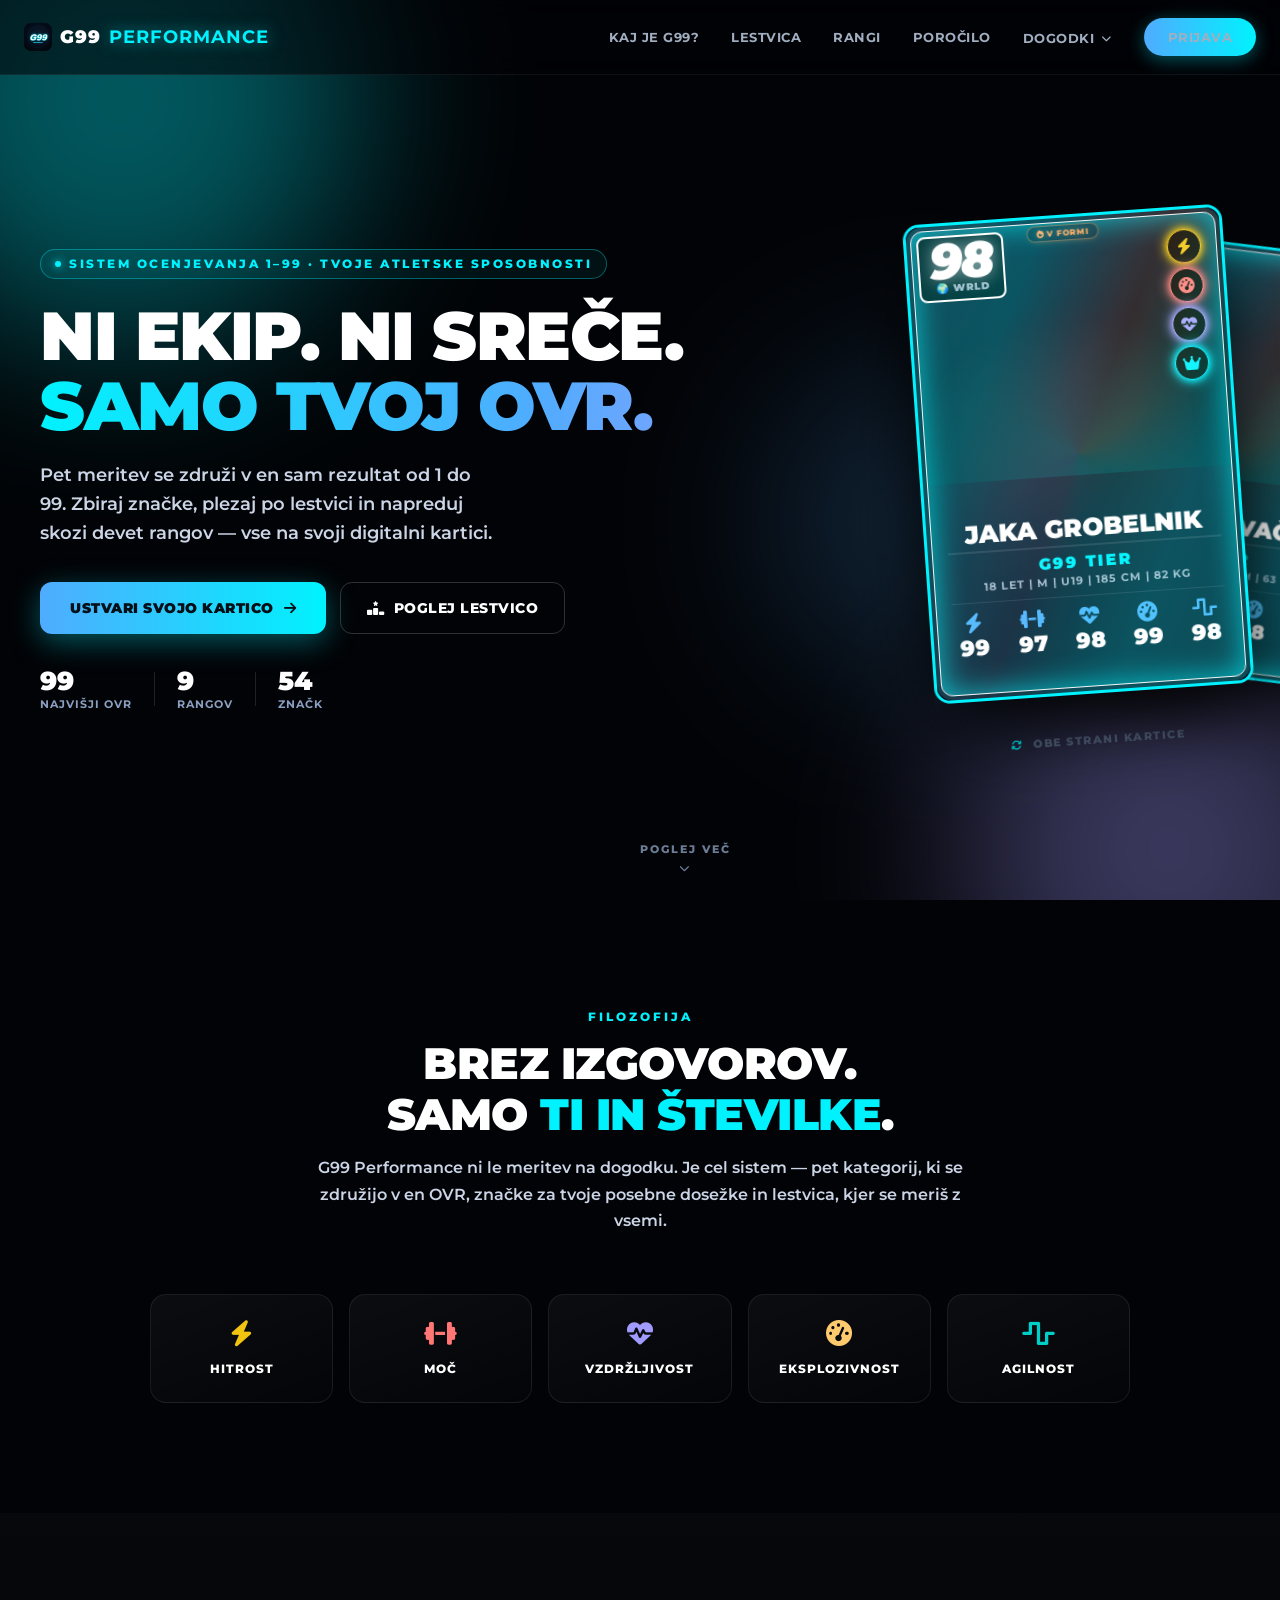
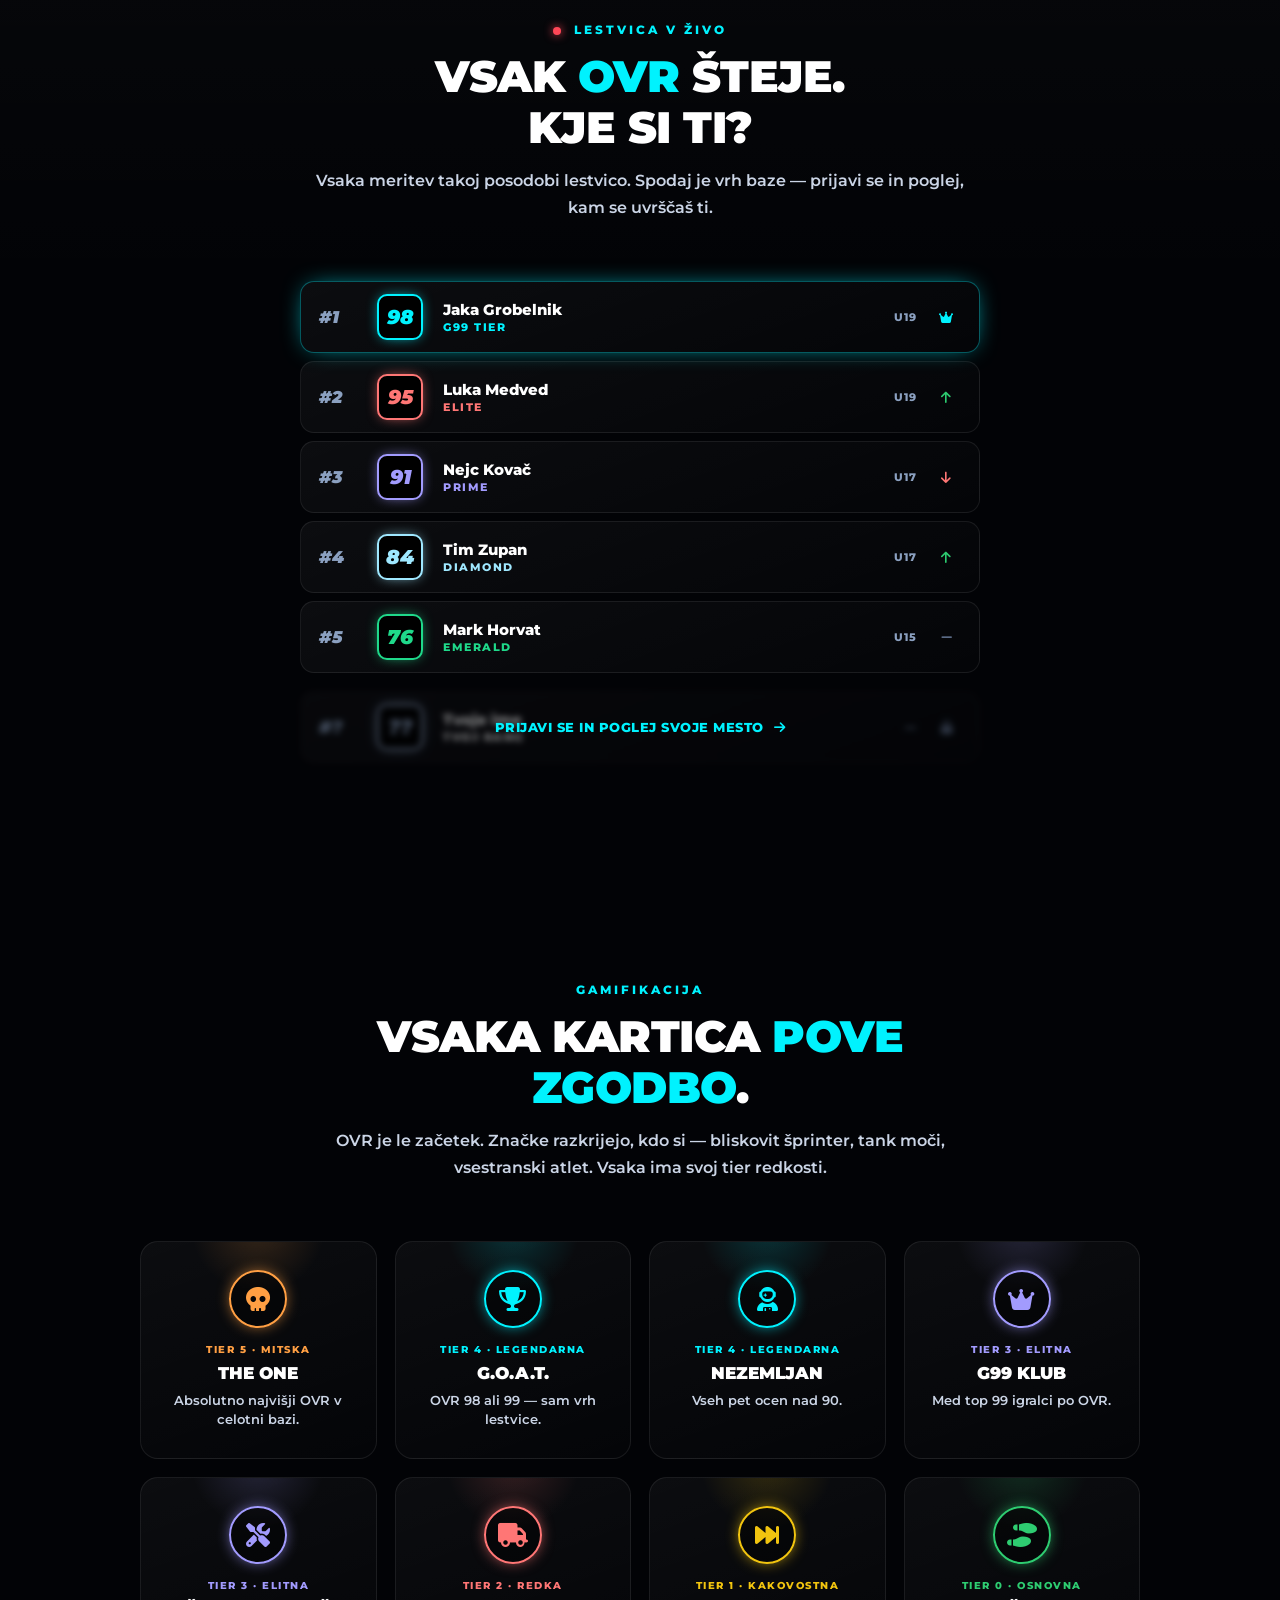
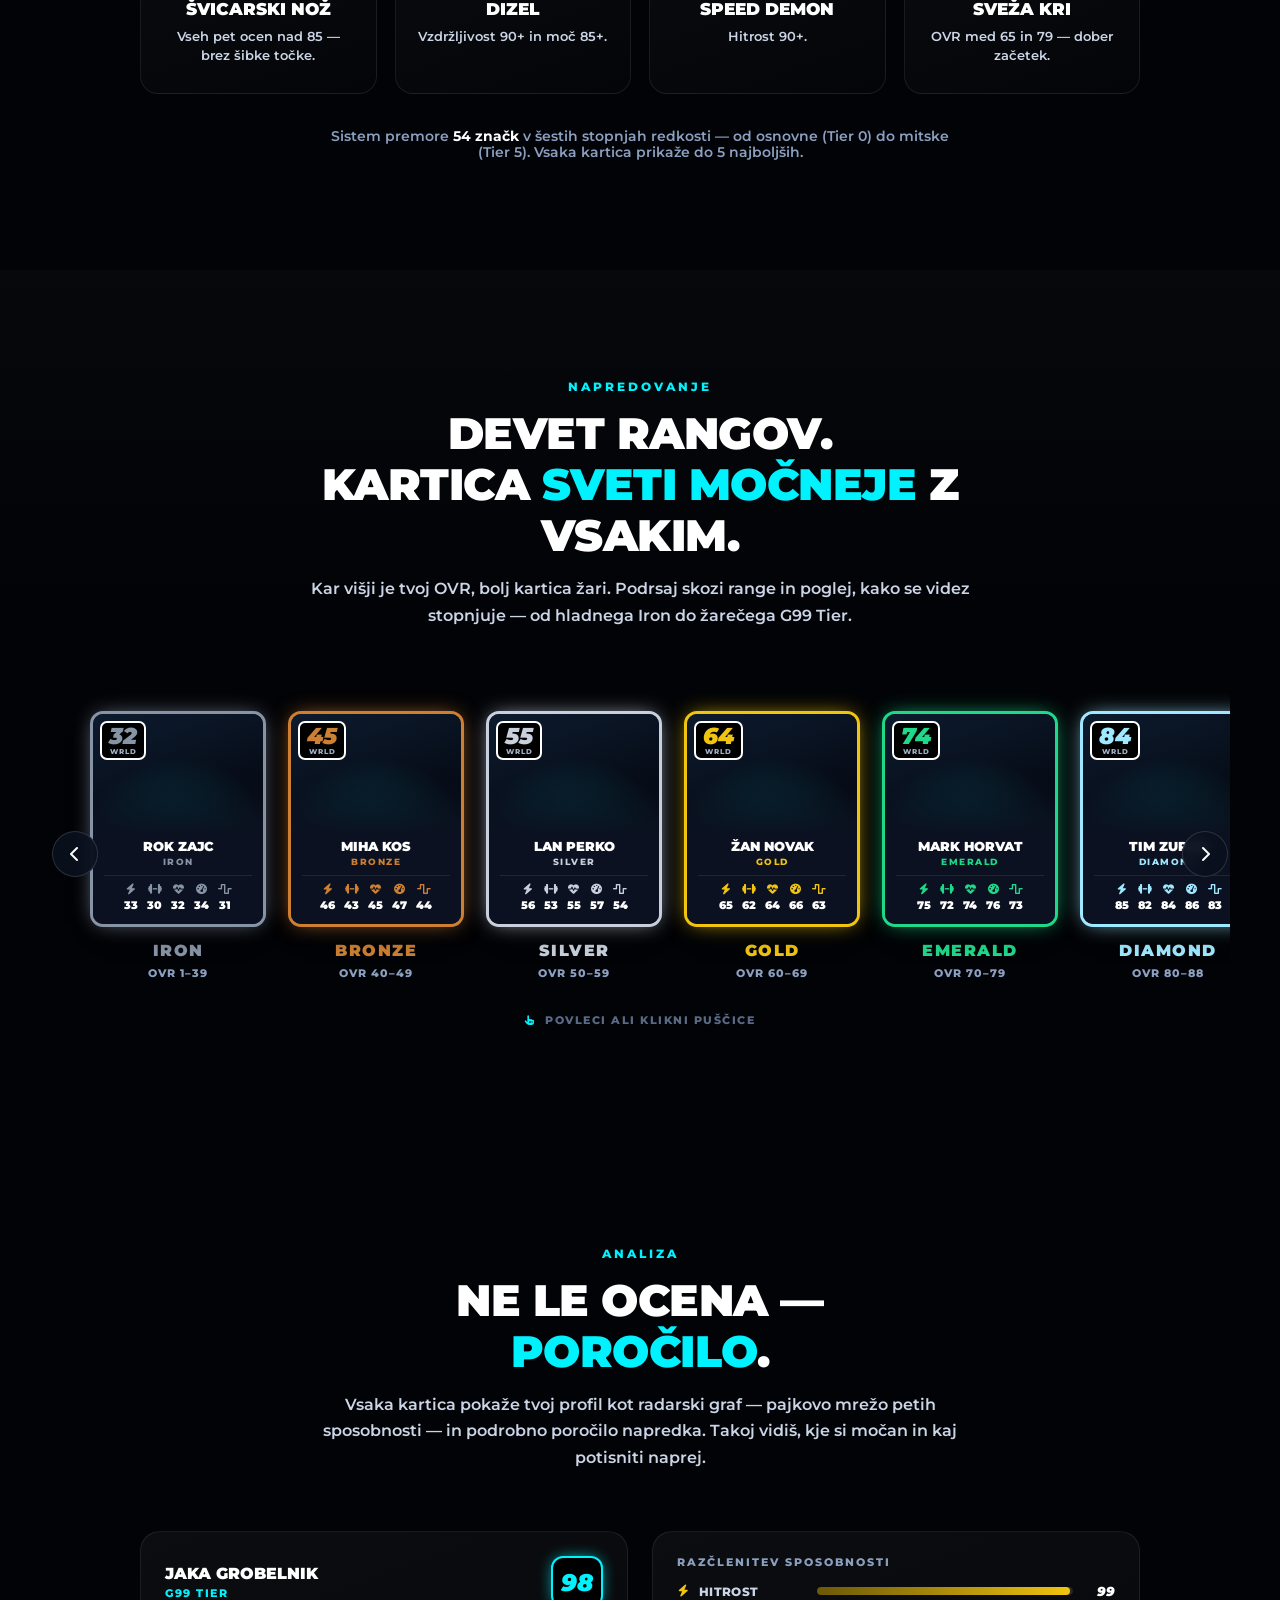
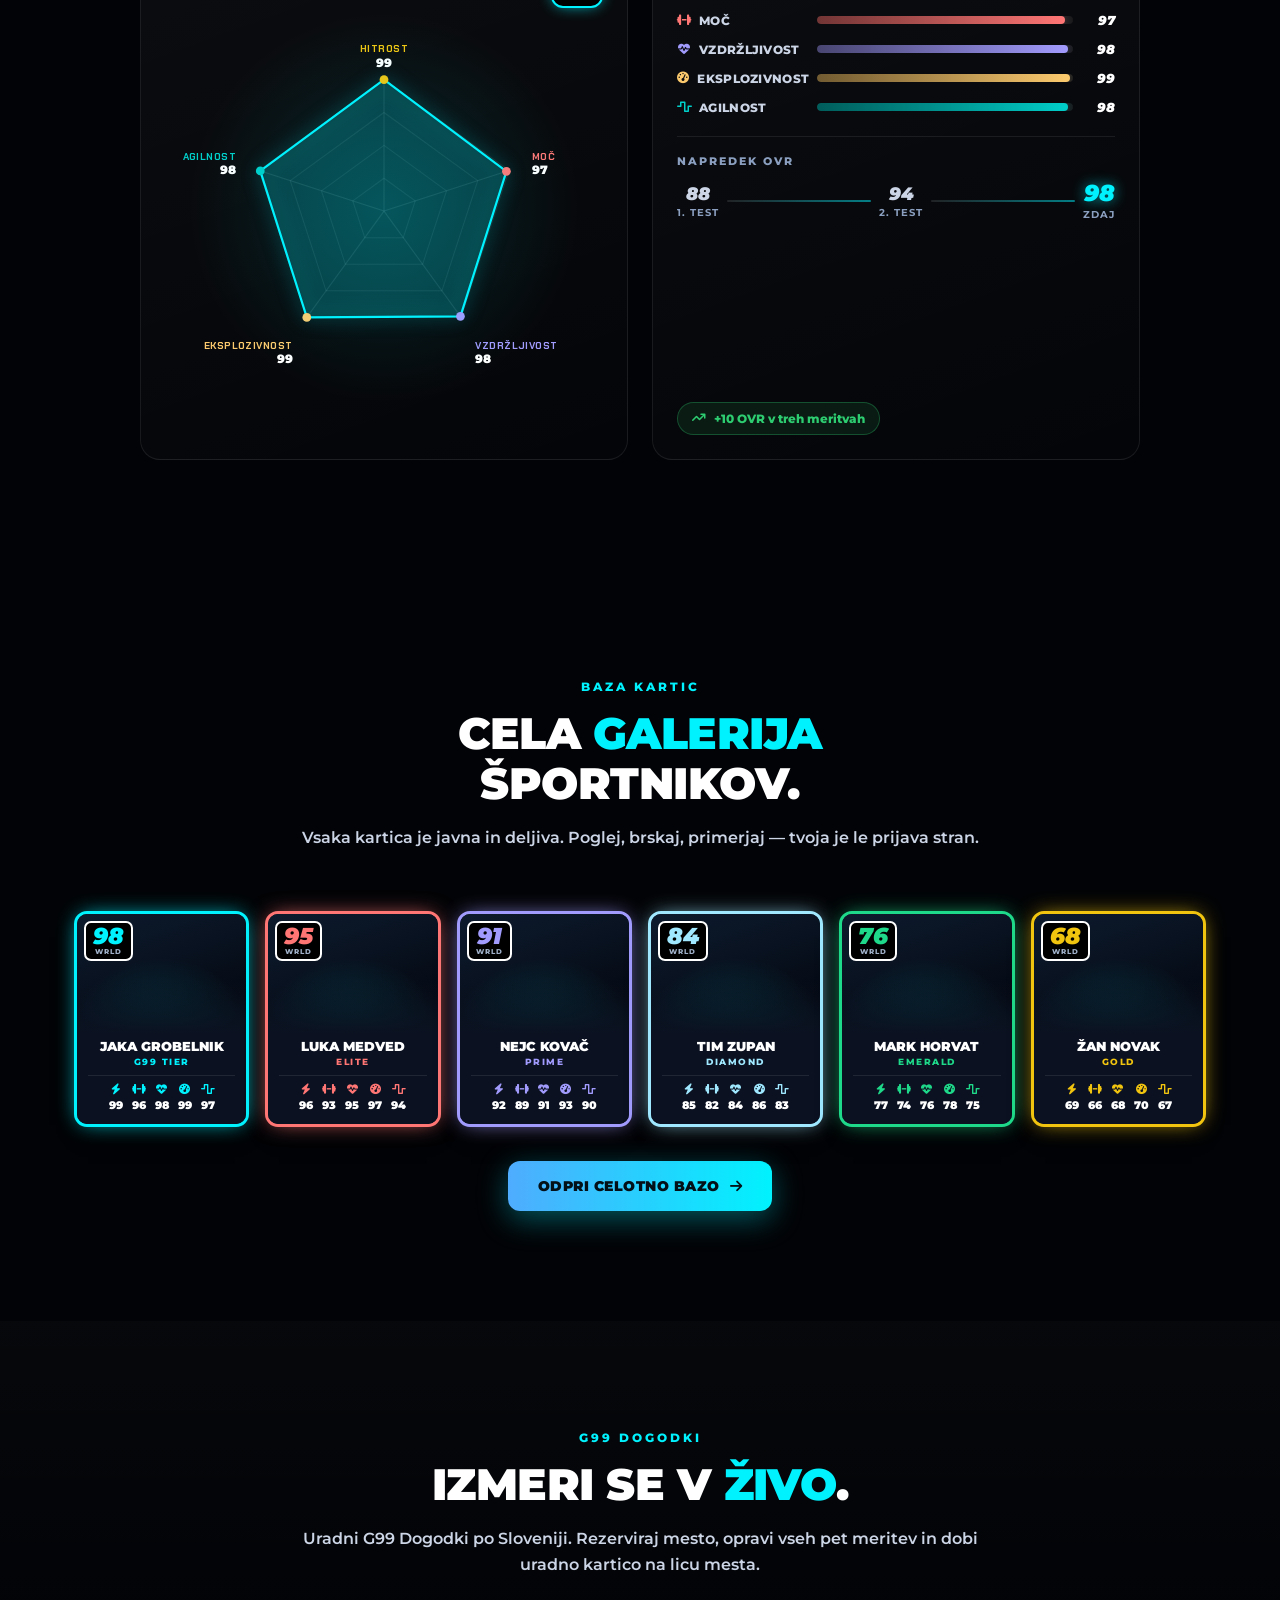
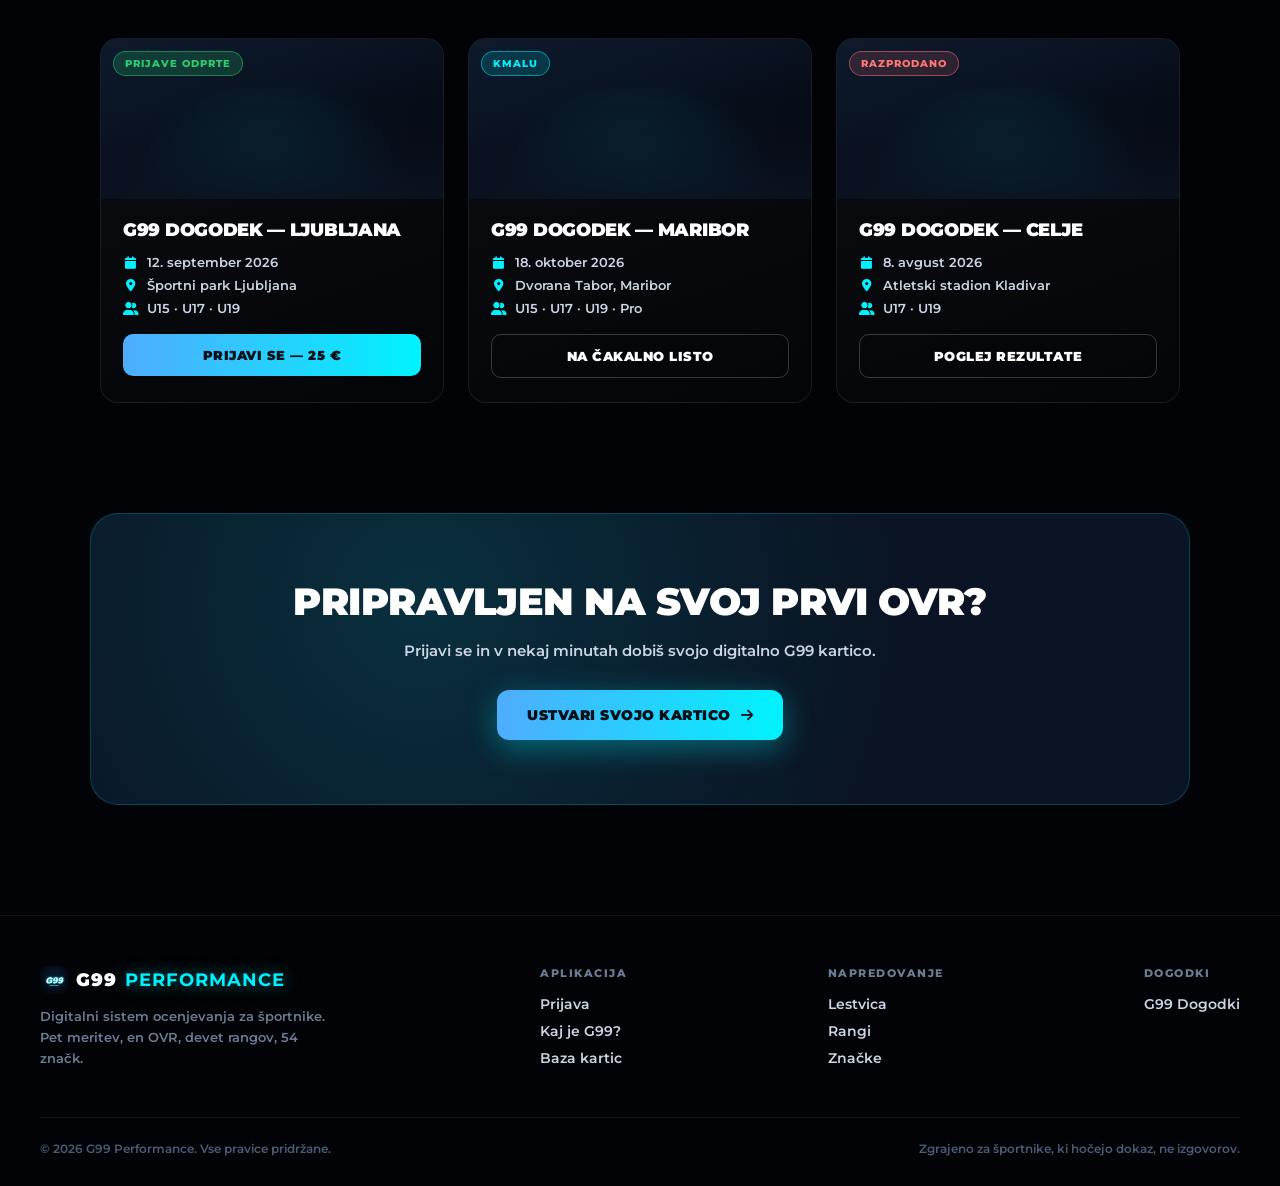
<file: index.html>
<!DOCTYPE html>
<html lang="sl">
<head>
<meta charset="UTF-8">
<meta name="viewport" content="width=device-width, initial-scale=1.0">
<title>G99 Performance — Tvoj OVR. Tvoj dokaz.</title>
<meta name="description" content="G99 Performance - digitalni sistem ocenjevanja za športnike. Pet meritev, en OVR, devet rangov od Iron do G99 Tier. Lestvica, značke, dogodki.">
<link rel="icon" type="image/png" href="favicon-32.png">
<link rel="apple-touch-icon" href="apple-touch-icon.png">
<meta name="theme-color" content="#020306">
<link rel="stylesheet" href="https://cdnjs.cloudflare.com/ajax/libs/font-awesome/6.5.1/css/all.min.css">
<link href="https://fonts.googleapis.com/css2?family=Montserrat:ital,wght@0,600;0,700;0,800;0,900;1,900&family=Chakra+Petch:ital,wght@0,500;0,600;0,700;1,700&display=swap" rel="stylesheet">
<!-- app.css je NAMENOMA povezan tudi tukaj - kartica, značke in barve rangov morajo biti
     100% enake kot v pravi aplikaciji (en vir resnice, glej CLAUDE.md pravilo #2). -->
<link rel="stylesheet" href="app.css">
<link rel="stylesheet" href="landing.css">
<link rel="stylesheet" href="holo.css">
</head>
<body class="landing">

<nav class="l-nav" id="lNav">
    <a href="#" class="l-logo"><img src="icon-192.png" alt="G99"> G99 <b>PERFORMANCE</b></a>
    <div class="l-nav-links" id="lNavLinks">
        <a href="#kaj-je-g99">Kaj je G99?</a>
        <a href="#lestvica">Lestvica</a>
        <a href="#rangi">Rangi</a>
        <a href="#porocilo">Poročilo</a>
        <!-- "Dogodki" je spustni meni: klik na računalniku odpre ob hoverju, na dotik pa
             preko razreda .odprto (glej landing.js). "Testiraj se" odpre podroben modal. -->
        <div class="l-nav-dd" id="lNavDD">
            <button type="button" class="l-nav-dd-gumb" id="lNavDDGumb" aria-haspopup="true" aria-expanded="false">Dogodki <i class="fa-solid fa-chevron-down"></i></button>
            <div class="l-nav-dd-meni" id="lNavDDMeni">
                <a href="#dogodki"><i class="fa-solid fa-calendar-days"></i> Prihajajoči termini</a>
                <button type="button" class="l-nav-dd-akcija" onclick="odpriDogodekModal()"><i class="fa-solid fa-stopwatch"></i> Testiraj se — G99 Dogodek</button>
            </div>
        </div>
        <a href="app.html" class="l-btn-prijava">Prijava</a>
    </div>
    <button class="l-nav-toggle" id="lNavToggle" aria-label="Meni"><i class="fa-solid fa-bars"></i></button>
</nav>

<!-- ============ HERO ============ -->
<section class="l-hero">
    <div class="l-hero-glow">
        <div class="l-blob l-blob-1"></div>
        <div class="l-blob l-blob-2"></div>
        <div class="l-blob l-blob-3"></div>
    </div>

    <div class="l-hero-inner">
        <div class="l-hero-text">
            <div class="l-eyebrow"><span class="dot"></span> Sistem ocenjevanja 1–99 · Tvoje atletske sposobnosti</div>
            <h1 class="l-title" id="lHeroTitle">
                <span class="l-title-rot" id="lHeroRot">Ni ekip. Ni sreče.</span>
                <span class="accent l-title-fix">Samo tvoj OVR.</span>
            </h1>
            <p class="l-subtitle">Pet meritev se združi v en sam rezultat od 1 do 99. Zbiraj značke, plezaj po lestvici in napreduj skozi devet rangov — vse na svoji digitalni kartici.</p>
            <div class="l-hero-ctas">
                <a href="app.html" class="l-btn-primary">Ustvari svojo kartico <i class="fa-solid fa-arrow-right"></i></a>
                <a href="#lestvica" class="l-btn-secondary"><i class="fa-solid fa-ranking-star"></i> Poglej lestvico</a>
            </div>
            <div class="l-hero-metrike">
                <div class="l-metrika"><b>99</b><span>najvišji OVR</span></div>
                <div class="l-metrika-crta"></div>
                <div class="l-metrika"><b>9</b><span>rangov</span></div>
                <div class="l-metrika-crta"></div>
                <div class="l-metrika"><b>54</b><span>značk</span></div>
            </div>
        </div>

        <!-- Kartica se samodejno obrača (front <-> back), da razkaže obe strani.
             Struktura je enaka kot v pravi aplikaciji (poglej-flip / poglej-front /
             poglej-back), zato je videz 100% identičen. -->
        <div class="l-hero-card">
            <div class="tilt-ovoj efekt-ovoj l-hero-card-float" id="lHeroCardOvoj">
                <div class="tilt-tarca">
                    <div class="poglej-flip" id="lHeroFlip">
                        <!-- SPREDNJA STRAN -->
                        <div class="poglej-face poglej-front">
                            <div class="fifa-kartica rank-g99 ima-foil foil-t4" style="margin:0;">
                                <div class="notranji-rob"></div>
                                <div class="foil-plast"></div>
                                <div class="holo-plast holo-live holo-g99"></div>
                                <div class="g99-pulsing-glow" style="display:block;"></div>
                                <div class="slika-atleta-bg l-foto l-foto-hero"></div>

                                <div class="cast-okvircek cast-glasen" style="--cast-barva:#ff9f43;"><span><i class="fa-solid fa-fire"></i> V FORMI</span></div>

                                <div class="kartica-ovr-wrapper">
                                    <div class="kartica-ovr-label">
                                        <div class="ovr-stevilka">98</div>
                                        <div class="kartica-mode-text">🌍 WRLD</div>
                                    </div>
                                </div>

                                <div class="znacke-kontejner">
                                    <div class="znacka-wrap" style="color:#f1c40f; filter: drop-shadow(0 0 6px #f1c40f);"><div class="znacka-krog" style="border-color:#f1c40f; box-shadow: 0 0 6px #f1c40f;"><i class="fa-solid fa-bolt"></i></div></div>
                                    <div class="znacka-wrap" style="color:#ff7675; filter: drop-shadow(0 0 6px #ff7675);"><div class="znacka-krog" style="border-color:#ff7675; box-shadow: 0 0 6px #ff7675;"><i class="fa-solid fa-gauge-high"></i></div></div>
                                    <div class="znacka-wrap" style="color:#a29bfe; filter: drop-shadow(0 0 6px #a29bfe);"><div class="znacka-krog" style="border-color:#a29bfe; box-shadow: 0 0 6px #a29bfe;"><i class="fa-solid fa-heart-pulse"></i></div></div>
                                    <div class="znacka-wrap" style="color:#00f2fe; filter: drop-shadow(0 0 6px #00f2fe);"><div class="znacka-krog" style="border-color:#00f2fe; box-shadow: 0 0 6px #00f2fe;"><i class="fa-solid fa-crown"></i></div></div>
                                </div>

                                <div class="kartica-bottom">
                                    <div class="kartica-bottom-ime">JAKA GROBELNIK</div>
                                    <div class="kartica-bottom-rank" style="color:#00f2fe;">G99 TIER</div>
                                    <div class="kartica-bottom-detajli">18 LET | M | U19 | 185 CM | 82 KG</div>
                                    <div class="stat-panel-ikone">
                                        <div class="ikona-box"><i class="fa-solid fa-bolt ikona-img"></i><div class="ikona-val">99</div></div>
                                        <div class="ikona-box"><i class="fa-solid fa-dumbbell ikona-img"></i><div class="ikona-val">97</div></div>
                                        <div class="ikona-box"><i class="fa-solid fa-heart-pulse ikona-img"></i><div class="ikona-val">98</div></div>
                                        <div class="ikona-box"><i class="fa-solid fa-gauge-high ikona-img"></i><div class="ikona-val">99</div></div>
                                        <div class="ikona-box"><i class="fa-solid fa-wave-square ikona-img"></i><div class="ikona-val">98</div></div>
                                    </div>
                                </div>
                            </div>
                        </div>

                        <!-- HRBTNA STRAN (enak videz kot v app-u: monogram, znamka, identifikacija) -->
                        <div class="poglej-face poglej-back rank-g99" style="--rang-barva:#00f2fe;">
                            <div class="notranji-rob"></div>
                            <div class="kb-vzorec"></div>
                            <div class="kb-monogram-ovoj"><div class="kb-monogram">G99</div></div>
                            <div class="kb-navpicni">Performance</div>
                            <div class="foil-plast foil-plast-back"></div>
                            <div class="holo-plast holo-live holo-back holo-g99"></div>
                            <div class="kb-glava">
                                <div class="kb-rang" style="color:#00f2fe;">G99 TIER</div>
                                <div class="kb-ovr" style="color:#00f2fe;">98</div>
                            </div>
                            <div class="kb-noga">
                                <div class="kb-znamka">G99 <span>PERFORMANCE</span></div>
                                <div class="kb-datum">14032026</div>
                            </div>
                        </div>
                    </div>
                </div>
            </div>
            <!-- Druga hero kartica: ŽENSKA (G99). Statičen eksponat za moško (brez obrata/nagiba). -->
            <div class="l-hero-card-2" aria-hidden="true">
                <div class="fifa-kartica rank-g99 ima-foil foil-t4" style="margin:0;">
                    <div class="notranji-rob"></div>
                    <div class="foil-plast"></div>
                    <div class="holo-plast holo-live holo-g99"></div>
                    <div class="g99-pulsing-glow" style="display:block;"></div>
                    <div class="slika-atleta-bg l-foto l-foto-hero-2"></div>
                    <div class="kartica-ovr-wrapper">
                        <div class="kartica-ovr-label">
                            <div class="ovr-stevilka">99</div>
                            <div class="kartica-mode-text">🌍 WRLD</div>
                        </div>
                    </div>
                    <div class="znacke-kontejner">
                        <div class="znacka-wrap" style="color:#f1c40f; filter: drop-shadow(0 0 6px #f1c40f);"><div class="znacka-krog" style="border-color:#f1c40f; box-shadow: 0 0 6px #f1c40f;"><i class="fa-solid fa-bolt"></i></div></div>
                        <div class="znacka-wrap" style="color:#00f2fe; filter: drop-shadow(0 0 6px #00f2fe);"><div class="znacka-krog" style="border-color:#00f2fe; box-shadow: 0 0 6px #00f2fe;"><i class="fa-solid fa-feather-pointed"></i></div></div>
                        <div class="znacka-wrap" style="color:#a29bfe; filter: drop-shadow(0 0 6px #a29bfe);"><div class="znacka-krog" style="border-color:#a29bfe; box-shadow: 0 0 6px #a29bfe;"><i class="fa-solid fa-heart-pulse"></i></div></div>
                        <div class="znacka-wrap" style="color:#00f2fe; filter: drop-shadow(0 0 6px #00f2fe);"><div class="znacka-krog" style="border-color:#00f2fe; box-shadow: 0 0 6px #00f2fe;"><i class="fa-solid fa-crown"></i></div></div>
                    </div>
                    <div class="kartica-bottom">
                        <div class="kartica-bottom-ime">NINA KOVAČ</div>
                        <div class="kartica-bottom-rank" style="color:#00f2fe;">G99 TIER</div>
                        <div class="kartica-bottom-detajli">17 LET | Ž | U19 | 172 CM | 63 KG</div>
                        <div class="stat-panel-ikone">
                            <div class="ikona-box"><i class="fa-solid fa-bolt ikona-img"></i><div class="ikona-val">99</div></div>
                            <div class="ikona-box"><i class="fa-solid fa-dumbbell ikona-img"></i><div class="ikona-val">96</div></div>
                            <div class="ikona-box"><i class="fa-solid fa-heart-pulse ikona-img"></i><div class="ikona-val">99</div></div>
                            <div class="ikona-box"><i class="fa-solid fa-gauge-high ikona-img"></i><div class="ikona-val">98</div></div>
                            <div class="ikona-box"><i class="fa-solid fa-wave-square ikona-img"></i><div class="ikona-val">99</div></div>
                        </div>
                    </div>
                </div>
            </div>
            <div class="l-hero-card-hint"><i class="fa-solid fa-rotate"></i> obe strani kartice</div>
        </div>
    </div>

    <div class="l-scroll-hint">Poglej več <i class="fa-solid fa-chevron-down"></i></div>
</section>

<!-- ============ KAJ JE G99 ============ -->
<section class="l-section" id="kaj-je-g99">
    <div class="l-wrap">
        <div class="l-section-head l-reveal">
            <div class="l-kicker">Filozofija</div>
            <h2 class="l-h2">Brez izgovorov.<br>Samo <span class="accent">ti in številke</span>.</h2>
            <p class="l-section-sub">G99 Performance ni le meritev na dogodku. Je cel sistem — pet kategorij, ki se združijo v en OVR, značke za tvoje posebne dosežke in lestvica, kjer se meriš z vsemi.</p>
        </div>

        <div class="l-kategorije l-reveal">
            <div class="l-kat"><i class="fa-solid fa-bolt" style="color:#f1c40f;"></i><span>Hitrost</span></div>
            <div class="l-kat"><i class="fa-solid fa-dumbbell" style="color:#ff7675;"></i><span>Moč</span></div>
            <div class="l-kat"><i class="fa-solid fa-heart-pulse" style="color:#a29bfe;"></i><span>Vzdržljivost</span></div>
            <div class="l-kat"><i class="fa-solid fa-gauge-high" style="color:#fdcb6e;"></i><span>Eksplozivnost</span></div>
            <div class="l-kat"><i class="fa-solid fa-wave-square" style="color:#00cec9;"></i><span>Agilnost</span></div>
        </div>
    </div>
</section>

<!-- ============ LIVE LESTVICA ============ -->
<section class="l-section l-section-alt" id="lestvica">
    <div class="l-wrap">
        <div class="l-section-head l-reveal">
            <div class="l-kicker"><span class="l-live-dot"></span> Lestvica v živo</div>
            <h2 class="l-h2">Vsak <span class="accent">OVR</span> šteje.<br>Kje si ti?</h2>
            <p class="l-section-sub">Vsaka meritev takoj posodobi lestvico. Spodaj je vrh baze — prijavi se in poglej, kam se uvrščaš ti.</p>
        </div>

        <div class="l-lestvica l-reveal">
            <div class="l-lestvica-row l-lestvica-top">
                <div class="l-mesto">#1</div>
                <div class="l-ovr-chip" style="--rb:var(--rang-g99);">98</div>
                <div class="l-lestvica-ime">
                    <span class="ime">Jaka Grobelnik</span>
                    <span class="rank" style="color:var(--rang-g99);">G99 Tier</span>
                </div>
                <div class="l-lestvica-gen">U19</div>
                <div class="l-lestvica-trend up"><i class="fa-solid fa-crown"></i></div>
            </div>
            <div class="l-lestvica-row">
                <div class="l-mesto">#2</div>
                <div class="l-ovr-chip" style="--rb:var(--rang-elite);">95</div>
                <div class="l-lestvica-ime">
                    <span class="ime">Luka Medved</span>
                    <span class="rank" style="color:var(--rang-elite);">Elite</span>
                </div>
                <div class="l-lestvica-gen">U19</div>
                <div class="l-lestvica-trend up"><i class="fa-solid fa-arrow-up"></i></div>
            </div>
            <div class="l-lestvica-row">
                <div class="l-mesto">#3</div>
                <div class="l-ovr-chip" style="--rb:var(--rang-prime);">91</div>
                <div class="l-lestvica-ime">
                    <span class="ime">Nejc Kovač</span>
                    <span class="rank" style="color:var(--rang-prime);">Prime</span>
                </div>
                <div class="l-lestvica-gen">U17</div>
                <div class="l-lestvica-trend down"><i class="fa-solid fa-arrow-down"></i></div>
            </div>
            <div class="l-lestvica-row">
                <div class="l-mesto">#4</div>
                <div class="l-ovr-chip" style="--rb:var(--rang-diamond);">84</div>
                <div class="l-lestvica-ime">
                    <span class="ime">Tim Zupan</span>
                    <span class="rank" style="color:var(--rang-diamond);">Diamond</span>
                </div>
                <div class="l-lestvica-gen">U17</div>
                <div class="l-lestvica-trend up"><i class="fa-solid fa-arrow-up"></i></div>
            </div>
            <div class="l-lestvica-row">
                <div class="l-mesto">#5</div>
                <div class="l-ovr-chip" style="--rb:var(--rang-emerald);">76</div>
                <div class="l-lestvica-ime">
                    <span class="ime">Mark Horvat</span>
                    <span class="rank" style="color:var(--rang-emerald);">Emerald</span>
                </div>
                <div class="l-lestvica-gen">U15</div>
                <div class="l-lestvica-trend flat"><i class="fa-solid fa-minus"></i></div>
            </div>

            <div class="l-lestvica-blur">
                <div class="l-lestvica-row l-lestvica-tvoj">
                    <div class="l-mesto">#?</div>
                    <div class="l-ovr-chip" style="--rb:var(--g99-tekst-medlo);">??</div>
                    <div class="l-lestvica-ime">
                        <span class="ime">Tvoje ime</span>
                        <span class="rank">Tvoj rang</span>
                    </div>
                    <div class="l-lestvica-gen">—</div>
                    <div class="l-lestvica-trend flat"><i class="fa-solid fa-lock"></i></div>
                </div>
                <a href="app.html" class="l-lestvica-cta">Prijavi se in poglej svoje mesto <i class="fa-solid fa-arrow-right"></i></a>
            </div>
        </div>
    </div>
</section>

<!-- ============ GAMIFIKACIJA (značke + tierji) ============ -->
<section class="l-section" id="gamifikacija">
    <div class="l-wrap">
        <div class="l-section-head l-reveal">
            <div class="l-kicker">Gamifikacija</div>
            <h2 class="l-h2">Vsaka kartica <span class="accent">pove zgodbo</span>.</h2>
            <p class="l-section-sub">OVR je le začetek. Značke razkrijejo, kdo si — bliskovit šprinter, tank moči, vsestranski atlet. Vsaka ima svoj tier redkosti.</p>
        </div>

        <!-- SAMO prave značke iz app.js (z_ic/z_t/z_sl_t). Barve so točno tiste, ki jih
             app dodeli po tieru: t5=#ff9f43, t4=#00f2fe, t3=#a29bfe, t2=#ff7675,
             t1=#f1c40f, t0=#2ecc71. Ne izmišljuj novih. -->
        <div class="l-znacke-grid l-reveal">
            <div class="l-znacka-kartica" style="--zb:#ff9f43;">
                <div class="l-znacka-ikona"><i class="fa-solid fa-skull"></i></div>
                <div class="l-znacka-tier">Tier 5 · Mitska</div>
                <div class="l-znacka-ime">The One</div>
                <div class="l-znacka-opis">Absolutno najvišji OVR v celotni bazi.</div>
            </div>
            <div class="l-znacka-kartica" style="--zb:#00f2fe;">
                <div class="l-znacka-ikona"><i class="fa-solid fa-trophy"></i></div>
                <div class="l-znacka-tier">Tier 4 · Legendarna</div>
                <div class="l-znacka-ime">G.O.A.T.</div>
                <div class="l-znacka-opis">OVR 98 ali 99 — sam vrh lestvice.</div>
            </div>
            <div class="l-znacka-kartica" style="--zb:#00f2fe;">
                <div class="l-znacka-ikona"><i class="fa-solid fa-user-astronaut"></i></div>
                <div class="l-znacka-tier">Tier 4 · Legendarna</div>
                <div class="l-znacka-ime">Nezemljan</div>
                <div class="l-znacka-opis">Vseh pet ocen nad 90.</div>
            </div>
            <div class="l-znacka-kartica" style="--zb:#a29bfe;">
                <div class="l-znacka-ikona"><i class="fa-solid fa-crown"></i></div>
                <div class="l-znacka-tier">Tier 3 · Elitna</div>
                <div class="l-znacka-ime">G99 Klub</div>
                <div class="l-znacka-opis">Med top 99 igralci po OVR.</div>
            </div>
            <div class="l-znacka-kartica" style="--zb:#a29bfe;">
                <div class="l-znacka-ikona"><i class="fa-solid fa-screwdriver-wrench"></i></div>
                <div class="l-znacka-tier">Tier 3 · Elitna</div>
                <div class="l-znacka-ime">Švicarski Nož</div>
                <div class="l-znacka-opis">Vseh pet ocen nad 85 — brez šibke točke.</div>
            </div>
            <div class="l-znacka-kartica" style="--zb:#ff7675;">
                <div class="l-znacka-ikona"><i class="fa-solid fa-truck"></i></div>
                <div class="l-znacka-tier">Tier 2 · Redka</div>
                <div class="l-znacka-ime">Dizel</div>
                <div class="l-znacka-opis">Vzdržljivost 90+ in moč 85+.</div>
            </div>
            <div class="l-znacka-kartica" style="--zb:#f1c40f;">
                <div class="l-znacka-ikona"><i class="fa-solid fa-forward-fast"></i></div>
                <div class="l-znacka-tier">Tier 1 · Kakovostna</div>
                <div class="l-znacka-ime">Speed Demon</div>
                <div class="l-znacka-opis">Hitrost 90+.</div>
            </div>
            <div class="l-znacka-kartica" style="--zb:#2ecc71;">
                <div class="l-znacka-ikona"><i class="fa-solid fa-shoe-prints"></i></div>
                <div class="l-znacka-tier">Tier 0 · Osnovna</div>
                <div class="l-znacka-ime">Sveža Kri</div>
                <div class="l-znacka-opis">OVR med 65 in 79 — dober začetek.</div>
            </div>
        </div>

        <div class="l-znacke-opomba l-reveal">Sistem premore <b>54 značk</b> v šestih stopnjah redkosti — od osnovne (Tier 0) do mitske (Tier 5). Vsaka kartica prikaže do 5 najboljših.</div>
    </div>
</section>

<!-- ============ RANGI (scroll skozi range) ============ -->
<section class="l-section l-section-alt" id="rangi">
    <div class="l-wrap">
        <div class="l-section-head l-reveal">
            <div class="l-kicker">Napredovanje</div>
            <h2 class="l-h2">Devet rangov.<br>Kartica <span class="accent">sveti močneje</span> z vsakim.</h2>
            <p class="l-section-sub">Kar višji je tvoj OVR, bolj kartica žari. Podrsaj skozi range in poglej, kako se videz stopnjuje — od hladnega Iron do žarečega G99 Tier.</p>
        </div>
    </div>

    <div class="l-rang-scroll-ovoj l-reveal">
        <button class="l-rang-arrow l-rang-arrow-l" id="lRangPrev" aria-label="Prejšnji"><i class="fa-solid fa-chevron-left"></i></button>
        <!-- Kartice napolni landing.js (l-vc = pomanjšana verzija prave kartice iz baze). -->
        <div class="l-rang-scroll" id="lRangScroll"></div>
        <button class="l-rang-arrow l-rang-arrow-r" id="lRangNext" aria-label="Naslednji"><i class="fa-solid fa-chevron-right"></i></button>
        <div class="l-rang-scroll-hint"><i class="fa-solid fa-hand-pointer"></i> povleci ali klikni puščice</div>
    </div>
</section>

<!-- ============ POROČILO / RADAR (pajkova mreža) ============ -->
<section class="l-section" id="porocilo">
    <div class="l-wrap">
        <div class="l-section-head l-reveal">
            <div class="l-kicker">Analiza</div>
            <h2 class="l-h2">Ne le ocena —<br><span class="accent">poročilo</span>.</h2>
            <p class="l-section-sub">Vsaka kartica pokaže tvoj profil kot radarski graf — pajkovo mrežo petih sposobnosti — in podrobno poročilo napredka. Takoj vidiš, kje si močan in kaj potisniti naprej.</p>
        </div>

        <div class="l-porocilo-grid l-reveal">
            <!-- LEVO: radar / pajkova mreža (SVG zgradi landing.js) -->
            <div class="l-radar-ovoj">
                <div class="l-radar-glava">
                    <div>
                        <div class="l-radar-ime">Jaka Grobelnik</div>
                        <div class="l-radar-rank" style="color:var(--rang-g99);">G99 Tier</div>
                    </div>
                    <div class="l-radar-ovr" style="--rb:var(--rang-g99);">98</div>
                </div>
                <div class="l-radar" id="lRadar"><!-- SVG napolni landing.js --></div>
            </div>

            <!-- DESNO: poročilo napredka -->
            <div class="l-porocilo-panel">
                <div class="l-porocilo-vrstica-naslov">Razčlenitev sposobnosti</div>
                <div class="l-pbar" style="--pc:#f1c40f;"><span class="l-pbar-ime"><i class="fa-solid fa-bolt"></i> Hitrost</span><div class="l-pbar-tir"><i style="width:99%;"></i></div><b>99</b></div>
                <div class="l-pbar" style="--pc:#ff7675;"><span class="l-pbar-ime"><i class="fa-solid fa-dumbbell"></i> Moč</span><div class="l-pbar-tir"><i style="width:97%;"></i></div><b>97</b></div>
                <div class="l-pbar" style="--pc:#a29bfe;"><span class="l-pbar-ime"><i class="fa-solid fa-heart-pulse"></i> Vzdržljivost</span><div class="l-pbar-tir"><i style="width:98%;"></i></div><b>98</b></div>
                <div class="l-pbar" style="--pc:#fdcb6e;"><span class="l-pbar-ime"><i class="fa-solid fa-gauge-high"></i> Eksplozivnost</span><div class="l-pbar-tir"><i style="width:99%;"></i></div><b>99</b></div>
                <div class="l-pbar" style="--pc:#00cec9;"><span class="l-pbar-ime"><i class="fa-solid fa-wave-square"></i> Agilnost</span><div class="l-pbar-tir"><i style="width:98%;"></i></div><b>98</b></div>

                <div class="l-porocilo-loci"></div>

                <div class="l-porocilo-vrstica-naslov">Napredek OVR</div>
                <div class="l-napredek">
                    <div class="l-nap-tocka"><b>88</b><span>1. test</span></div>
                    <div class="l-nap-crta"></div>
                    <div class="l-nap-tocka"><b>94</b><span>2. test</span></div>
                    <div class="l-nap-crta"></div>
                    <div class="l-nap-tocka aktiv"><b>98</b><span>zdaj</span></div>
                </div>
                <div class="l-porocilo-trend"><i class="fa-solid fa-arrow-trend-up"></i> +10 OVR v treh meritvah</div>
            </div>
        </div>
    </div>
</section>

<!-- ============ SNEAK PEEK BAZE ============ -->
<section class="l-section" id="baza">
    <div class="l-wrap">
        <div class="l-section-head l-reveal">
            <div class="l-kicker">Baza kartic</div>
            <h2 class="l-h2">Cela <span class="accent">galerija</span> športnikov.</h2>
            <p class="l-section-sub">Vsaka kartica je javna in deljiva. Poglej, brskaj, primerjaj — tvoja je le prijava stran.</p>
        </div>
    </div>

    <div class="l-baza-ovoj l-reveal">
        <!-- Kartice napolni landing.js (isti l-vc kot v rang-scrollu). -->
        <div class="l-baza-grid" id="lBazaGrid"></div>
        <div class="l-baza-fade">
            <a href="app.html" class="l-btn-primary">Odpri celotno bazo <i class="fa-solid fa-arrow-right"></i></a>
        </div>
    </div>
</section>

<!-- ============ DOGODKI ============ -->
<section class="l-section l-section-alt" id="dogodki">
    <div class="l-wrap">
        <div class="l-section-head l-reveal">
            <div class="l-kicker">G99 Dogodki</div>
            <h2 class="l-h2">Izmeri se v <span class="accent">živo</span>.</h2>
            <p class="l-section-sub">Uradni G99 Dogodki po Sloveniji. Rezerviraj mesto, opravi vseh pet meritev in dobi uradno kartico na licu mesta.</p>
        </div>

        <div class="l-dogodki-grid l-reveal">
            <div class="l-dogodek">
                <div class="l-dogodek-slika l-dog-foto-1">
                    <span class="l-dogodek-status odprto">Prijave odprte</span>
                </div>
                <div class="l-dogodek-telo">
                    <div class="l-dogodek-ime">G99 Dogodek — Ljubljana</div>
                    <div class="l-dogodek-meta"><i class="fa-solid fa-calendar"></i> 12. september 2026</div>
                    <div class="l-dogodek-meta"><i class="fa-solid fa-location-dot"></i> Športni park Ljubljana</div>
                    <div class="l-dogodek-meta"><i class="fa-solid fa-user-group"></i> U15 · U17 · U19</div>
                    <button type="button" class="l-dogodek-gumb" onclick="odpriDogodekModal('lj')">Prijavi se — 25 €</button>
                </div>
            </div>
            <div class="l-dogodek">
                <div class="l-dogodek-slika l-dog-foto-2">
                    <span class="l-dogodek-status kmalu">Kmalu</span>
                </div>
                <div class="l-dogodek-telo">
                    <div class="l-dogodek-ime">G99 Dogodek — Maribor</div>
                    <div class="l-dogodek-meta"><i class="fa-solid fa-calendar"></i> 18. oktober 2026</div>
                    <div class="l-dogodek-meta"><i class="fa-solid fa-location-dot"></i> Dvorana Tabor, Maribor</div>
                    <div class="l-dogodek-meta"><i class="fa-solid fa-user-group"></i> U15 · U17 · U19 · Pro</div>
                    <button type="button" class="l-dogodek-gumb sekundarni" onclick="odpriDogodekModal('mb')">Na čakalno listo</button>
                </div>
            </div>
            <div class="l-dogodek">
                <div class="l-dogodek-slika l-dog-foto-3">
                    <span class="l-dogodek-status razprodano">Razprodano</span>
                </div>
                <div class="l-dogodek-telo">
                    <div class="l-dogodek-ime">G99 Dogodek — Celje</div>
                    <div class="l-dogodek-meta"><i class="fa-solid fa-calendar"></i> 8. avgust 2026</div>
                    <div class="l-dogodek-meta"><i class="fa-solid fa-location-dot"></i> Atletski stadion Kladivar</div>
                    <div class="l-dogodek-meta"><i class="fa-solid fa-user-group"></i> U17 · U19</div>
                    <button type="button" class="l-dogodek-gumb sekundarni" onclick="odpriDogodekModal('ce')">Poglej rezultate</button>
                </div>
            </div>
        </div>
    </div>
</section>

<!-- ============ CTA ============ -->
<div class="l-cta-band l-reveal">
    <h2>Pripravljen na svoj prvi OVR?</h2>
    <p>Prijavi se in v nekaj minutah dobiš svojo digitalno G99 kartico.</p>
    <a href="app.html" class="l-btn-primary">Ustvari svojo kartico <i class="fa-solid fa-arrow-right"></i></a>
</div>

<!-- ============ FOOTER ============ -->
<footer class="l-footer">
    <div class="l-footer-grid">
        <div class="l-footer-brand">
            <a href="#" class="l-logo"><img src="icon-192.png" alt="G99"> G99 <b>PERFORMANCE</b></a>
            <p>Digitalni sistem ocenjevanja za športnike. Pet meritev, en OVR, devet rangov, 54 značk.</p>
        </div>
        <div class="l-footer-col">
            <h4>Aplikacija</h4>
            <a href="app.html">Prijava</a>
            <a href="#kaj-je-g99">Kaj je G99?</a>
            <a href="#baza">Baza kartic</a>
        </div>
        <div class="l-footer-col">
            <h4>Napredovanje</h4>
            <a href="#lestvica">Lestvica</a>
            <a href="#rangi">Rangi</a>
            <a href="#gamifikacija">Značke</a>
        </div>
        <div class="l-footer-col">
            <h4>Dogodki</h4>
            <a href="#dogodki">G99 Dogodki</a>
        </div>
    </div>
    <div class="l-footer-bottom">
        <span>© 2026 G99 Performance. Vse pravice pridržane.</span>
        <span>Zgrajeno za športnike, ki hočejo dokaz, ne izgovorov.</span>
    </div>
</footer>

<!-- ============ MODAL: G99 DOGODEK (podroben opis + termini) ============ -->
<!-- Odpre se ob kliku na "Prijavi se na dogodek" ali na navigacijski "Testiraj se — G99 Dogodek".
     Vsa logika (odpri/zapri/označi termin) je v landing.js (odpriDogodekModal / zapriDogodekModal). -->
<div class="l-modal" id="lDogodekModal" aria-hidden="true">
    <div class="l-modal-ozadje" onclick="zapriDogodekModal()"></div>
    <div class="l-modal-okvir">
        <button class="l-modal-zapri" onclick="zapriDogodekModal()" aria-label="Zapri okno"><i class="fa-solid fa-xmark"></i></button>
        <div class="l-modal-okno" role="dialog" aria-modal="true" aria-label="G99 Dogodek">

            <div class="l-modal-hero">
                <!-- žareči blobi kot v landing heroju -->
                <div class="l-modal-glow"><span class="l-mg-blob l-mg-blob-1"></span><span class="l-mg-blob l-mg-blob-2"></span></div>
                <div class="l-modal-znacka"><span class="l-live-dot"></span> G99 Dogodek · Uradni protokol</div>
                <h2 class="l-modal-naslov">Testiraj se v <span class="accent">živo</span>.</h2>
                <p class="l-modal-podnaslov">G99 Dogodek je uradno merjenje po standardiziranem protokolu. Opraviš pet postaj pod nadzorom, sistem sproti izračuna tvoj OVR (1–99), ti pa odideš z digitalno kartico, rangom in značkami — na licu mesta.</p>
                <div class="l-modal-hitro">
                    <div class="l-mh"><b>~90 min</b><span>trajanje</span></div>
                    <div class="l-mh-crta"></div>
                    <div class="l-mh"><b>5</b><span>postaj</span></div>
                    <div class="l-mh-crta"></div>
                    <div class="l-mh"><b>Takoj</b><span>rezultat</span></div>
                    <div class="l-mh-crta"></div>
                    <div class="l-mh"><b>Uradna</b><span>kartica</span></div>
                </div>
            </div>

            <div class="l-modal-sekcija">
                <div class="l-modal-h3"><i class="fa-solid fa-flag-checkered"></i> Kako poteka dan</div>
                <div class="l-koraki-mini">
                    <div class="l-km"><div class="l-km-st">1</div><div class="l-km-t"><b>Prijava &amp; ogrevanje</b><span>Registracija, meritev telesnih podatkov in vodeno ogrevanje.</span></div></div>
                    <div class="l-km"><div class="l-km-st">2</div><div class="l-km-t"><b>Pet postaj</b><span>V manjših skupinah skozi vseh pet meritev, vsak dobi po tri poskuse.</span></div></div>
                    <div class="l-km"><div class="l-km-st">3</div><div class="l-km-t"><b>Obdelava</b><span>Sistem primerja rezultate z bazo in izračuna OVR ter rang.</span></div></div>
                    <div class="l-km"><div class="l-km-st">4</div><div class="l-km-t"><b>Kartica</b><span>Prejmeš digitalno kartico z OVR, rangom in značkami — deljivo takoj.</span></div></div>
                </div>
            </div>

            <div class="l-modal-sekcija">
                <div class="l-modal-h3"><i class="fa-solid fa-list-check"></i> Pet postaj — pet sposobnosti</div>
                <div class="l-postaje">
                    <div class="l-postaja" style="--pc:#f1c40f;"><i class="fa-solid fa-bolt"></i><b>Hitrost</b><span>Šprint na kratke razdalje z merjenjem časa.</span></div>
                    <div class="l-postaja" style="--pc:#ff7675;"><i class="fa-solid fa-dumbbell"></i><b>Moč</b><span>Meritev največje sile in relativne moči.</span></div>
                    <div class="l-postaja" style="--pc:#a29bfe;"><i class="fa-solid fa-heart-pulse"></i><b>Vzdržljivost</b><span>Progresivni test aerobne zmogljivosti.</span></div>
                    <div class="l-postaja" style="--pc:#fdcb6e;"><i class="fa-solid fa-gauge-high"></i><b>Eksplozivnost</b><span>Višina naskoka in odrivna moč.</span></div>
                    <div class="l-postaja" style="--pc:#00cec9;"><i class="fa-solid fa-wave-square"></i><b>Agilnost</b><span>Test spretnosti in hitre menjave smeri.</span></div>
                </div>
            </div>

            <div class="l-modal-sekcija">
                <div class="l-modal-h3"><i class="fa-solid fa-calendar-days"></i> Razpoložljivi termini</div>
                <div class="l-modal-dogodki">
                    <div class="l-md-dogodek" data-dog="lj">
                        <div class="l-md-slika l-dog-foto-1"><span class="l-dogodek-status odprto">Prijave odprte</span></div>
                        <div class="l-md-info">
                            <div class="l-md-ime">G99 Dogodek — Ljubljana</div>
                            <div class="l-md-meta"><span><i class="fa-solid fa-calendar"></i> 12. sep 2026</span><span><i class="fa-solid fa-location-dot"></i> Športni park LJ</span><span><i class="fa-solid fa-user-group"></i> U15 · U17 · U19</span><span><i class="fa-solid fa-clock"></i> 09:00–15:00</span></div>
                            <div class="l-md-cena"><b>25 €</b> / atlet · vključena uradna kartica</div>
                        </div>
                        <a href="app.html" class="l-md-gumb">Prijavi se</a>
                    </div>
                    <div class="l-md-dogodek" data-dog="mb">
                        <div class="l-md-slika l-dog-foto-2"><span class="l-dogodek-status kmalu">Kmalu</span></div>
                        <div class="l-md-info">
                            <div class="l-md-ime">G99 Dogodek — Maribor</div>
                            <div class="l-md-meta"><span><i class="fa-solid fa-calendar"></i> 18. okt 2026</span><span><i class="fa-solid fa-location-dot"></i> Dvorana Tabor</span><span><i class="fa-solid fa-user-group"></i> U15 · U17 · U19 · Pro</span><span><i class="fa-solid fa-clock"></i> 10:00–16:00</span></div>
                            <div class="l-md-cena"><b>25 €</b> / atlet · prijave se odprejo septembra</div>
                        </div>
                        <a href="app.html" class="l-md-gumb sekundarni">Na čakalno listo</a>
                    </div>
                    <div class="l-md-dogodek" data-dog="ce">
                        <div class="l-md-slika l-dog-foto-3"><span class="l-dogodek-status razprodano">Razprodano</span></div>
                        <div class="l-md-info">
                            <div class="l-md-ime">G99 Dogodek — Celje</div>
                            <div class="l-md-meta"><span><i class="fa-solid fa-calendar"></i> 8. avg 2026</span><span><i class="fa-solid fa-location-dot"></i> Stadion Kladivar</span><span><i class="fa-solid fa-user-group"></i> U17 · U19</span><span><i class="fa-solid fa-clock"></i> 09:00–14:00</span></div>
                            <div class="l-md-cena">Dogodek je zaključen · rezultati so v bazi</div>
                        </div>
                        <a href="app.html" class="l-md-gumb sekundarni">Poglej rezultate</a>
                    </div>
                </div>
            </div>

            <div class="l-modal-cta">
                <div class="l-modal-cta-txt"><b>Nimaš termina blizu?</b><span>Prijavi se v aplikacijo in prvi izveš, ko odpremo nov G99 Dogodek.</span></div>
                <a href="app.html" class="l-btn-primary">Odpri aplikacijo <i class="fa-solid fa-arrow-right"></i></a>
            </div>

        </div>
    </div>
</div>

<script src="landing.js"></script>
</body>
</html>
</file>
<file: app.css>
/* ===== G99 Performance — app.css ===== */
/* BLOK 1: glavni slogi */

/* --- DIZAJN TOKENI (1. korak prenove: barve in fonti) ---
   Vrednosti povzete iz "Premium Neon Redesign" (Claude Design). Rang barve so
   ENA SAMA resnica - ista paleta velja tu in v window.getColorForOvr (app.js),
   zato se JS in CSS ne moreta razidejo. Gender tema (cyan/blue vs pink/purple)
   je NAMENOMA še izpuščena - to je nova funkcija, ne le barvni ton, in jo
   naredimo v ločenem koraku, ko se odloči, kaj natanko naj jo sproži. */
:root {
    --g99-ozadje: #020306;
    --g99-plast-bg: linear-gradient(160deg, rgba(255,255,255,.045), rgba(255,255,255,.012));
    --g99-plast-rob: rgba(255,255,255,.08);
    --g99-tekst-sek: #cbd5e6;
    --g99-tekst-medlo: #8ba0c0;
    --g99-tekst-oznaka: #40506b;

    --rang-iron:     #8794a6;
    --rang-bronze:   #cd7f32;
    --rang-silver:   #c7d0dc;
    --rang-gold:     #f1c40f;
    --rang-diamond:  #9fe8ff;
    --rang-emerald:  #1fd98a;
    --rang-prime:    #a29bfe;
    --rang-elite:    #ff7675;
    --rang-g99:      #00f2fe;
}

* { box-sizing: border-box; font-family: 'Montserrat', sans-serif; -webkit-font-smoothing: antialiased; -moz-osx-font-smoothing: grayscale; }
        body { background-color: var(--g99-ozadje); color: #ffffff; margin: 0; padding: 20px 10px; display: flex; flex-direction: column; justify-content: center; align-items: center; min-height: 100vh; user-select: none; }

        /* Vizualno skrij navpično drsno letev (desni "scroll bar") za čistejši videz -
           drsanje s kolescem/sledilno ploščico/dotikom ostane popolnoma delujoče.
           app.css naložita tako aplikacija (app.html) kot javna stran (index.html),
           zato ta pravila veljajo za oboje. */
        html { scrollbar-width: none; -ms-overflow-style: none; }
        html::-webkit-scrollbar, body::-webkit-scrollbar { width: 0; height: 0; display: none; }
        
        .exporting * { animation: none !important; transition: none !important; }
        .exporting .rank-diamond::before, .exporting .rank-prime::before, .exporting .rank-elite::before, .exporting .rank-g99::before { display: none !important; }
        .exporting .fifa-kartica { box-shadow: none !important; transform: none !important;} 
        .exporting .notranji-rob { box-shadow: none !important; border-color: rgba(255,255,255,0.4) !important;}
        .exporting .g99-pulsing-glow { display: none !important; }
        .exporting .znacka-wrap { filter: none !important; }
        .exporting .znacka-krog { box-shadow: none !important; }
        .exporting .stat-diff, .exporting .ovr-diff, .exporting .history-nav { display: none !important; }

        .prijava-skupina { margin-bottom: 15px; text-align: left; }

        /* ===== PRIJAVNI ZASLON kot landing "epic" hero ===== */
        #panelPrijava { max-width: none; width: 100%; min-height: 100vh; background: transparent;
            border: none; box-shadow: none; border-radius: 0; padding: 40px 20px;
            display: flex; flex-direction: column; align-items: center; justify-content: center;
            position: relative; overflow: hidden; }
        .pr-glow { position: absolute; inset: 0; z-index: 0; pointer-events: none; }
        .pr-blob { position: absolute; border-radius: 50%; filter: blur(90px); opacity: 0.35; }
        .pr-blob-1 { width: 460px; height: 460px; background: #00f2fe; top: -130px; left: -110px; animation: prDrift 18s ease-in-out infinite alternate; }
        .pr-blob-2 { width: 420px; height: 420px; background: #a29bfe; bottom: -150px; right: -100px; animation: prDrift 22s ease-in-out infinite alternate -4s; }
        .pr-blob-3 { width: 300px; height: 300px; background: #1fd98a; top: 44%; left: 58%; opacity: 0.2; animation: prDrift 15s ease-in-out infinite alternate -8s; }
        @keyframes prDrift { 0% { transform: translate(0,0) scale(1); } 100% { transform: translate(36px,-28px) scale(1.12); } }
        .pr-brand { position: relative; z-index: 2; display: flex; align-items: center; gap: 9px; font-weight: 900; font-size: 18px; letter-spacing: 1px; color: #fff; margin-bottom: 26px; }
        .pr-brand img { width: 30px; height: 30px; border-radius: 8px; }
        .pr-brand b { color: #00f2fe; text-shadow: 0 0 16px rgba(0,242,254,0.5); }
        .pr-naslov { position: relative; z-index: 2; font-size: clamp(30px, 6vw, 50px); font-weight: 900; text-transform: uppercase; letter-spacing: -1px; text-align: center; line-height: 1.05; color: #fff; margin: 0 0 12px; }
        .pr-podnaslov { position: relative; z-index: 2; color: var(--g99-tekst-sek); font-size: 14.5px; font-weight: 600; text-align: center; margin: 0 0 30px; max-width: 430px; }
        .pr-card { position: relative; z-index: 2; width: 100%; max-width: 400px; background: var(--g99-plast-bg);
            border: 1px solid var(--g99-plast-rob); border-radius: 20px; padding: 28px 26px;
            box-shadow: 0 24px 70px -24px rgba(0,0,0,0.85); text-align: left; }
        .pr-card .gumb { width: 100%; }
        
        #g99-aplikacija { display: none; width: 100%; flex-direction: column; align-items: center; }


        .pogled-preklopnik { display: flex; background: #152238; padding: 5px; border-radius: 30px; margin-bottom: 15px; border: 1px solid #1e3a5f; z-index: 10; flex-wrap: wrap; justify-content: center; gap: 5px; align-items: center; position: relative; }
        .preklop-gumb { padding: 8px 20px; border: none; background: transparent; color: #a0aec0; font-weight: bold; font-size: 13px; cursor: pointer; border-radius: 20px; transition: all 0.3s; text-transform: uppercase; }
        .preklop-gumb.aktivno { background: #4facfe; color: #0b1120; box-shadow: 0 0 10px rgba(79, 172, 254, 0.5); }
        .preklop-gumb i { margin-right: 6px; }
        .nav-vec-gumb { display: none; } /* na PC je vse že v vrstici, gumb "Več" ni potreben */
        .nav-vec-meni { display: contents; } /* na PC brez efekta - gumbi ostanejo naravnost v pill-vrstici */
        .nav-grupa { display: contents; } /* na PC skupine ne vplivajo - gumbi tečejo v vrstici */
        .nav-vec-odjava { display: none; } /* Odjava v Več meniju je samo za telefon (na PC je gumb zgoraj levo) */
        .nav-nastavitve { display: none; } /* Nastavitve (jezik+način) v Več so samo za telefon */

        /* ===== MOBILNA SPODNJA NAVIGACIJA (tab-bar) =====
           Ista vrstica (isti ID-ji/onclick kot na PC) se pod 768px preseli na dno
           zaslona v "app" stilu: nav-primarno (Vnos/Kartica/Baza/Lestvica) + gumb
           Več, ki odpre nav-vec-meni (Hall of Fame/Izzivi/Sobe/Moj Klub/Nadzor). */
        @media (max-width: 768px) {
            body { padding-bottom: 84px; }
            .pogled-preklopnik {
                position: fixed; left: 0; right: 0; bottom: 0; z-index: 500;
                width: 100%; margin: 0; border-radius: 0; gap: 0;
                justify-content: space-around; align-items: stretch;
                padding: 6px 4px calc(6px + env(safe-area-inset-bottom));
                background: rgba(8,13,26,0.97); backdrop-filter: blur(14px); -webkit-backdrop-filter: blur(14px);
                border: none; border-top: 1px solid rgba(255,255,255,0.08);
                box-shadow: 0 -6px 24px rgba(0,0,0,0.5);
            }
            .pogled-preklopnik .preklop-gumb { display: none; }
            .pogled-preklopnik .nav-primarno, .pogled-preklopnik .nav-vec-gumb {
                display: flex; flex-direction: column; align-items: center; justify-content: center;
                gap: 3px; flex: 1; padding: 6px 2px; border-radius: 12px; font-size: 9px;
                letter-spacing: 0.3px; color: #6b7d99;
            }
            .pogled-preklopnik .nav-primarno i, .pogled-preklopnik .nav-vec-gumb i { margin-right: 0; font-size: 17px; }
            .pogled-preklopnik .nav-primarno.aktivno, .pogled-preklopnik .nav-vec-gumb.aktivno {
                background: transparent; color: #00f2fe; box-shadow: none; text-shadow: 0 0 12px rgba(0,242,254,0.6);
            }
            .pogled-preklopnik .nav-primarno.aktivno i, .pogled-preklopnik .nav-vec-gumb.aktivno i {
                filter: drop-shadow(0 0 6px rgba(0,242,254,0.7));
            }
            .nav-vec-meni {
                display: none; position: absolute; bottom: calc(100% + 8px); right: 8px;
                flex-direction: column; gap: 2px; min-width: 172px; padding: 8px;
                background: rgba(10,16,30,0.98); border: 1px solid rgba(255,255,255,0.08);
                border-radius: 14px; box-shadow: 0 10px 30px rgba(0,0,0,0.6);
            }
            .pogled-preklopnik.meni-odprt .nav-vec-meni { display: flex; }
            .nav-vec-meni .preklop-gumb {
                display: flex; flex-direction: row; align-items: center; justify-content: flex-start;
                gap: 10px; width: 100%; padding: 10px 12px; border-radius: 8px;
                font-size: 12.5px; text-transform: none; color: #cbd5e6;
            }
            .nav-vec-meni .preklop-gumb i { margin-right: 0; font-size: 15px; width: 18px; text-align: center; }
            .nav-vec-meni .preklop-gumb.aktivno { background: rgba(0,242,254,0.12); color: #00f2fe; box-shadow: none; }

            /* Skupini levo/desno sta flex:1, Moja Kartica je fiksna med njima -> VEDNO
               na sredini, ne glede na to, ali je Vnos viden (admin) ali ne (športnik). */
            .nav-grupa { display: flex; flex: 1; min-width: 0; align-items: stretch; justify-content: space-around; }
            .pogled-preklopnik #gumbPrikaz { flex: 0 0 auto; color: #8ba3c4; padding: 6px 12px; }
            /* Moja Kartica = dvignjen žareč cyan krog (FAB); glyf je centriran (display:flex),
               zato ikona ni več popačena. */
            .pogled-preklopnik #gumbPrikaz i {
                display: flex; align-items: center; justify-content: center;
                width: 50px; height: 50px; border-radius: 50%; margin: -22px auto 0; font-size: 22px !important;
                background: linear-gradient(135deg, #4facfe, #00f2fe); color: #041018;
                box-shadow: 0 6px 18px rgba(0,242,254,0.45); border: 3px solid var(--g99-ozadje);
                transition: box-shadow 0.25s, transform 0.25s;
            }
            .pogled-preklopnik #gumbPrikaz.aktivno { color: #00f2fe; text-shadow: none; }
            .pogled-preklopnik #gumbPrikaz.aktivno i { box-shadow: 0 8px 26px rgba(0,242,254,0.72); transform: translateY(-2px); filter: none; }

            /* Odjava v Več meniju (samo telefon), rdečkast poudarek. */
            #gumbOdjavaVec { display: flex; color: #ff8f8f; }
            #gumbOdjavaVec:hover { background: rgba(255,118,117,0.12); }

            /* Vrhnja letev razbremenjena: brez branda, brez gumba Odjava, brez SI/EN in
               brez preklopnika načina - JEZIK in NAČIN sta preseljena v "Nastavitve"
               znotraj menija Več (glej window.razporediNastavitve). */
            .app-oznaka { display: none; }
            #btnOdjavaTekst { display: none !important; }
            .jezikovni-meni, .mode-switch-wrapper { display: none; } /* privzeto skrita na vrhu */

            /* NASTAVITVE v meniju Več: naslov + preseljena jezik in način (centrirano). */
            .nav-nastavitve { display: flex; flex-direction: column; align-items: center; gap: 10px;
                margin-top: 6px; padding-top: 10px; border-top: 1px solid rgba(255,255,255,0.08); }
            .nav-nastavitve-naslov { align-self: flex-start; font-size: 9px; font-weight: 800; letter-spacing: 1.5px; text-transform: uppercase; color: #6b7c94; padding: 0 4px; }
            #navNastavitve .jezikovni-meni { display: flex; position: static; justify-content: center; gap: 8px; }
            #navNastavitve .mode-switch-wrapper { display: inline-flex; margin: 0; transform: none; width: auto; justify-content: center; padding: 5px 10px; gap: 6px; }
            #navNastavitve .mode-switch-label { font-size: 10px; letter-spacing: 0.4px; }
            #navNastavitve .switch { width: 40px; height: 22px; margin: 0 2px; }
            #navNastavitve .slider:before { height: 14px; width: 14px; }
            #navNastavitve input:checked + .slider:before { transform: translateX(18px); }
            .nav-vec-meni { min-width: 244px; max-width: calc(100vw - 20px); } /* širše, da se nastavitve v celoti vidijo */

            /* MOJA KARTICA: kartica pomanjšana, da je CELA vidna nad navigacijo. Negativna
               spodnja meja izniči prazen prostor, ki ga scale pusti (layout ostane tesen). */
            body[data-pogled="prikaz"] #karticaTiltOvoj { transform: scale(0.84); transform-origin: top center; margin-bottom: -78px; }
            /* Kartica sledi prstu (tilt) tudi na dotik - drsanje po kartici ne premakne strani. */
            body[data-pogled="prikaz"] #karticaTiltOvoj { touch-action: none; }
            /* Med izvozom slike pomanjšanje izničimo, da PNG kartice ni scalan/popačen. */
            body.exporting #karticaTiltOvoj { transform: none !important; margin-bottom: 0 !important; }
        }
        
        /* GLOBAL/LOCAL preklopnik - moderniziran v landing "glassy" slog, da se vklopi
           v celotno app (ni več ločena temna škatla). GLOBAL = cyan, LOCAL = emerald. */
        .mode-switch-wrapper { display: inline-flex; align-items: center; justify-content: center; gap: 10px; margin: 0 auto 22px; padding: 6px 16px; border-radius: 30px;
            background: var(--g99-plast-bg); border: 1px solid var(--g99-plast-rob); backdrop-filter: blur(8px); -webkit-backdrop-filter: blur(8px); }
        .mode-switch-label { font-weight: 900; font-size: 11.5px; color: #6b7c94; transition: 0.3s; text-transform: uppercase; letter-spacing: 1px; cursor: pointer;}
        #lblGlobal.active { color: #00f2fe; text-shadow: 0 0 10px rgba(0,242,254,0.5); }
        #lblLocal.active { color: #1fd98a; text-shadow: 0 0 10px rgba(31,217,138,0.5); }
        .switch { position: relative; display: inline-block; width: 44px; height: 24px; margin: 0 3px;}
        .switch input { opacity: 0; width: 0; height: 0; }
        .slider { position: absolute; cursor: pointer; top: 0; left: 0; right: 0; bottom: 0; background-color: rgba(255,255,255,0.06); transition: .4s; border-radius: 34px; border: 1px solid var(--g99-plast-rob); }
        .slider:before { position: absolute; content: ""; height: 16px; width: 16px; left: 3px; bottom: 3px; background-color: #00f2fe; transition: .4s; border-radius: 50%; box-shadow: 0 0 8px rgba(0,242,254,0.8); }
        input:disabled + .slider { cursor: not-allowed; }
        input:checked + .slider:before { transform: translateX(20px); background-color: #1fd98a; box-shadow: 0 0 8px rgba(31,217,138,0.85);}

        .jezikovni-meni { position: absolute; top: 15px; right: 20px; display: flex; gap: 8px; font-size: 12px; font-weight: bold; z-index: 100; align-items: center; }
        .jezik-gumb { cursor: pointer; padding: 6px 10px; border-radius: 4px; background: rgba(255, 255, 255, 0.1); border: 1px solid rgba(255, 255, 255, 0.1); color: #888; transition: all 0.2s;}
        .jezik-gumb.aktivno { color: #fff; border-color: #4facfe; background: #4facfe; color: #050a18;}

        .gumb-odjava { position: absolute; top: 15px; left: 20px; background: #334155; color: #fff; padding: 6px 15px; font-size: 11px; border-radius: 20px; font-weight: bold; width: auto; border: 1px solid #475569; z-index: 100; cursor: pointer; text-transform: uppercase; transition: background 0.2s;}
        .gumb-odjava:hover { background: #d63031; }

        .glavni-kontejner { background: var(--g99-plast-bg); max-width: 1100px; width: 100%; padding: 30px; border-radius: 20px; box-shadow: 0 10px 40px rgba(0,0,0,0.8); border: 1px solid var(--g99-plast-rob); transition: max-width 0.4s ease; margin-top: 20px;}
        .glavni-kontejner.prikaz-nacin { max-width: 900px; padding: 30px; background: radial-gradient(circle at center, #111d35 0%, #050a18 100%); border:none;}

        .kontrole { flex: 1; min-width: 300px; background: #152238; padding: 20px; border-radius: 15px; border: 1px solid #1e3a5f; }
        .vnosna-vrstica { display: grid; gap: 10px; margin-bottom: 15px; align-items: end; }
        label { display: block; margin-bottom: 4px; font-size: 11px; color: #4facfe; font-weight: 700; text-transform: uppercase; cursor: default; }
        input, select { width: 100%; padding: 10px; background: #050a18; border: 1px solid #1e3a5f; border-radius: 8px; color: white; font-size: 14px; outline: none; font-weight: bold; }
        
        .gumb { padding: 12px; border: none; border-radius: 8px; color: #0b1120; font-size: 13px; font-weight: 900; cursor: pointer; text-transform: uppercase; transition: all 0.2s; width: 100%; }
        .gumb:hover { transform: translateY(-2px); }
        .gumb-shrani-sliko { background: linear-gradient(45deg, #f2994a 0%, #f2c94c 100%); box-shadow: 0 4px 10px rgba(242, 153, 74, 0.3); }
        .gumb-shrani-bazo { background: linear-gradient(45deg, #4facfe 0%, #00f2fe 100%); box-shadow: 0 4px 10px rgba(79, 172, 254, 0.3); }
        .gumb-shrani-lastno { background: linear-gradient(45deg, #2ecc71 0%, #27ae60 100%); box-shadow: 0 4px 10px rgba(46, 204, 113, 0.3); color: #fff;}
        .gumb-info { padding: 10px; background: transparent; border: 1px solid #4facfe; color: #4facfe; border-radius: 8px; font-size: 14px; cursor: pointer; height: 39px; min-width: 45px; display: flex; justify-content: center; align-items: center; width: auto;}

        .graf-predogled { background: rgba(0,0,0,0.3); border-radius: 10px; padding: 10px; margin-top: 15px; border: 1px solid #1e3a5f; display: flex; justify-content: center; align-items: center; height: 250px;}

        .modal-overlay { display: none; position: fixed; top: 0; left: 0; width: 100%; height: 100%; background: rgba(5, 10, 24, 0.95); z-index: 999; backdrop-filter: blur(10px); cursor: pointer;}
        .modal { display: none; position: fixed; top: 50%; left: 50%; transform: translate(-50%, -50%); background: #152238; padding: 25px; border-radius: 15px; border: 1px solid #4facfe; z-index: 1000; width: 90%; max-width: 550px; max-height: 90vh; overflow-y: auto; scrollbar-width: none; -ms-overflow-style: none; }
        .modal::-webkit-scrollbar { display: none; }
        .modal-header { display: flex; justify-content: center; align-items: center; margin-bottom: 15px; border-bottom: 1px solid rgba(255,255,255,0.1); padding-bottom: 10px;}
        .modal-header h2 { margin: 0; color: #4facfe; font-size: 18px; text-transform: uppercase; text-align: center; }
        .modal-tabela { width: 100%; border-collapse: collapse; color: #fff; text-align: center; }
        .modal-tabela th { padding: 10px; font-size: 12px; color: #4facfe; border-bottom: 1px solid #1e3a5f; }
        .modal-tabela td { padding: 10px; font-size: 14px; border-bottom: 1px solid rgba(255,255,255,0.05); }

        .metodologija-telo { text-align: left; color: #e2e8f0; font-size: 13.5px; line-height: 1.7; }
        .metodologija-telo h3 { color: #4facfe; font-size: 14px; text-transform: uppercase; letter-spacing: 1px; margin: 18px 0 8px 0; }
        .metodologija-telo h3:first-child { margin-top: 0; }
        .metodologija-telo p { margin: 0 0 10px 0; }
        .metodologija-telo b { color: #fff; }
        .metodologija-telo table { width: 100%; border-collapse: collapse; margin-top: 8px; font-size: 12.5px; }
        /* Rangi z barvnim pasom - iste barve kot kartice, da razlaga in kartica govorita enako. */
        .met-rangi { display: flex; flex-direction: column; gap: 5px; margin-top: 10px; }
        .met-rang { display: grid; grid-template-columns: 4px 74px 1fr; align-items: center; gap: 12px;
                    background: rgba(0,0,0,0.4); border: 1px solid rgba(255,255,255,0.07);
                    border-radius: 8px; padding: 9px 12px; }
        .met-rang-pas { display: block; width: 4px; height: 22px; border-radius: 3px; background: var(--rb);
                        box-shadow: 0 0 10px -2px var(--rb); }
        .met-rang-obseg { font-size: 12px; font-weight: 800; color: #a0aec0; }
        .met-rang-ime { font-size: 12.5px; font-weight: 900; letter-spacing: 1.5px; color: var(--rb); }
        .metodologija-telo th { text-align: left; padding: 6px 8px; color: #4facfe; border-bottom: 1px solid #1e3a5f; font-size: 11px; text-transform: uppercase; }
        .metodologija-telo td { padding: 6px 8px; border-bottom: 1px solid rgba(255,255,255,0.05); }

        .btn-zapri { margin-top: 25px; padding: 15px 40px; background: #d63031; color: #fff; font-weight: 900; border: 3px solid #fff; border-radius: 30px; cursor: pointer; text-transform: uppercase; font-size: 16px; box-shadow: 0 4px 15px rgba(214,48,49,0.8); transition: transform 0.2s; }
        .btn-zapri:hover { transform: scale(1.05); }

        .vsebina { display: flex; flex-wrap: wrap; gap: 30px; justify-content: center; align-items: center; width: 100%; }
        .prikaz-sekcija { display: flex; flex: 1.5; gap: 30px; justify-content: center; align-items: flex-start; flex-wrap: wrap; width: 100%; position: relative;}
        
        .history-nav { display: flex; width: 100%; justify-content: center; align-items: center; gap: 20px; margin-bottom: 15px; z-index: 50; }
        .history-nav button { background: rgba(0,0,0,0.5); color: #4facfe; border: 2px solid #4facfe; border-radius: 50%; width: 45px; height: 45px; cursor: pointer; transition: 0.3s; display: flex; justify-content: center; align-items: center; font-size: 18px;}
        .history-nav button:hover { background: #4facfe; color: #000; transform: scale(1.1); }
        .history-nav span { font-weight: 900; color: #4facfe; text-transform: uppercase; letter-spacing: 2px; font-size: 18px; min-width: 150px; text-align: center; text-shadow: 0 0 10px rgba(79,172,254,0.5);}

        .fifa-kartica { width: 320px; height: 480px; position: relative; overflow: hidden; border-radius: 16px; display: block; background-color: #0b1120; border: 3px solid transparent; transition: transform 0.3s cubic-bezier(0.175, 0.885, 0.32, 1.275); transform: translateZ(0); backface-visibility: hidden; will-change: transform;}
        .notranji-rob { position: absolute; top: 4px; left: 4px; right: 4px; bottom: 4px; border-radius: 12px; z-index: 5; pointer-events: none; border: 1px solid transparent; }

        /* Lestvica rangov (iron -> g99) je NAMENOMA stopnjevana po treh oseh hkrati:
           1) jakost sija (box-shadow blur/spread/opacity), 2) intenzivnost notranjega
           roba (inset glow), 3) hitrost utripanja (nižji rang diha počasneje/mirneje,
           najvišji rang utripa hitreje/živahneje). Vsak naslednji rang mora biti
           nedvoumno "boljši" na pogled od prejšnjega - noben nižji rang ne sme imeti
           močnejšega sija kot rang nad njim (npr. silver ne sme izgledati bolje od gold). */
        .rank-iron     { border-color: var(--rang-iron); box-shadow: 0 4px 10px rgba(0,0,0,0.6); }
        .rank-iron .notranji-rob { border: 1px solid rgba(135,148,166,0.2); }

        .rank-bronze   { border-color: var(--rang-bronze); box-shadow: 0 4px 12px rgba(0,0,0,0.55), 0 0 10px -2px rgba(205,127,50,0.4); }
        .rank-bronze .notranji-rob { border: 1px solid rgba(205,127,50,0.4); }

        .rank-silver   { border-color: var(--rang-silver); box-shadow: 0 4px 12px rgba(0,0,0,0.5), 0 0 13px -2px rgba(199,208,220,0.45); }
        .rank-silver .notranji-rob { border: 1px solid rgba(199,208,220,0.45); }

        .rank-gold     { border-color: var(--rang-gold); animation: breathe-gold 3s infinite alternate ease-in-out; }
        .rank-gold .notranji-rob { border: 1px solid rgba(241,196,15,0.45); box-shadow: inset 0 0 11px rgba(241,196,15,0.3); }

        .rank-emerald { border-color: var(--rang-emerald); animation: breathe-eme 2.85s infinite alternate ease-in-out; }
        .rank-emerald .notranji-rob { border: 1px solid rgba(255,255,255,0.65); box-shadow: inset 0 0 17px rgba(31,217,138,0.55); }

        .rank-diamond  { border-color: var(--rang-diamond); animation: breathe-dia 2.7s infinite alternate ease-in-out; }
        .rank-diamond .notranji-rob { border: 1px solid rgba(255,255,255,0.6); box-shadow: inset 0 0 18px rgba(159,232,255,0.45); }

        .rank-prime    { border-color: var(--rang-prime); animation: breathe-pri 2.5s infinite alternate ease-in-out; }
        .rank-prime .notranji-rob { border: 1px solid rgba(255,255,255,0.65); box-shadow: inset 0 0 22px rgba(162,155,254,0.5); }

        .rank-elite    { border-color: var(--rang-elite); animation: breathe-eli 2.3s infinite alternate ease-in-out; }
        .rank-elite .notranji-rob { border: 1px solid rgba(255,255,255,0.75); box-shadow: inset 0 0 26px rgba(255,118,117,0.6); }

        .rank-g99      { border-color: var(--rang-g99); animation: breathe-g99 2s infinite alternate ease-in-out; }
        .rank-g99 .notranji-rob { border: 1px solid rgba(255,255,255,0.95); box-shadow: inset 0 0 30px rgba(0,242,254,0.7); }

        @keyframes breathe-gold { 0% { box-shadow: 0 0 6px rgba(241,196,15,0.2); } 100% { box-shadow: 0 0 14px rgba(241,196,15,0.5); } }
        @keyframes breathe-eme  { 0% { box-shadow: 0 0 10px rgba(31,217,138,0.35); } 100% { box-shadow: 0 0 20px rgba(31,217,138,0.65); } }
        @keyframes breathe-dia  { 0% { box-shadow: 0 0 10px rgba(159,232,255,0.3); } 100% { box-shadow: 0 0 21px rgba(159,232,255,0.6); } }
        @keyframes breathe-pri  { 0% { box-shadow: 0 0 12px rgba(162,155,254,0.35); } 100% { box-shadow: 0 0 25px rgba(162,155,254,0.65); } }
        @keyframes breathe-eli  { 0% { box-shadow: 0 0 14px rgba(255,118,117,0.4); } 100% { box-shadow: 0 0 30px rgba(255,118,117,0.72); } }
        @keyframes breathe-g99  { 0% { box-shadow: 0 0 17px rgba(0,242,254,0.5); } 100% { box-shadow: 0 0 38px rgba(0,242,254,0.85); } }

        .g99-pulsing-glow { position: absolute; inset: 0; border-radius: 12px; box-shadow: inset 0 0 30px rgba(0,242,254,0.45); animation: breathe-op 2s infinite alternate ease-in-out; pointer-events: none; opacity: 0; z-index: 4; }
        @keyframes breathe-op { 100% { opacity: 0.6; } }

        .slika-atleta-bg { position: absolute; top: 0; left: 0; width: 100%; height: 264px; background-size: cover; background-position: top center; background-repeat: no-repeat; z-index: 1; border-bottom: 2px solid rgba(255,255,255,0.1); }
        
                .kartica-ovr-wrapper { position: absolute; top: 10px; left: 10px; z-index: 10; display: flex; flex-direction: column; align-items: flex-start; }
        .kartica-ovr-label { background: #000; border: 2px solid #fff; border-radius: 8px; padding: 4px 10px 6px 10px; display: flex; flex-direction: column; justify-content: center; align-items: center; position: relative;}
        .ovr-stevilka { font-size: 50px; font-weight: 900; font-style: italic; line-height: 0.8; letter-spacing: -2px;
                       color: var(--rang-barva, #fff);
                       text-shadow: 0 0 18px color-mix(in srgb, var(--rang-barva, #fff) 55%, transparent); }
        .kartica-mode-text { font-size: 10px; font-weight: 900; color: #a0aec0; letter-spacing: 1px; text-transform: uppercase; line-height: 1; margin-top: 2px;}
        
        /* PUŠČICE ZGORAJ DESNO */
        .ovr-diff { position: absolute; top: -12px; right: -20px; font-size: 13px; font-weight: 900; padding: 2px 6px; border-radius: 8px; background: rgba(0,0,0,0.85); border: 1px solid; animation: popIn 0.4s ease-out forwards; display: none; z-index: 15;}
        .stat-diff { position: absolute; top: -10px; right: -25px; font-size: 10px; font-weight: 900; padding: 1px 4px; border-radius: 6px; background: rgba(0,0,0,0.8); border: 1px solid; animation: popIn 0.4s ease-out forwards; display: none; z-index: 15;}
        
        .stat-diff.positive, .ovr-diff.positive { color: #2ecc71; border-color: rgba(46,204,113,0.5); }
        .stat-diff.negative, .ovr-diff.negative { color: #ff7675; border-color: rgba(255,118,117,0.5); }

        /* QR koda stoji ZUNAJ kartice, v nogi izvožene slike, skupaj z oznako profila.
           Prej je bila v kotu fotografije, kjer je zakrivala športnika - kartica je svetinja
           in nanjo ne sodi nič, kar ni del kartice. Bela podlaga in temni moduli so namerni:
           barvne QR kode se pogosto ne skenirajo, kontrast je edino, kar telefonu šteje. */
        .izvoz-noga { display: flex; align-items: center; justify-content: center; gap: 14px; margin-top: 26px; }
        .qr-noga { width: 58px; height: 58px; background: #fff; border-radius: 8px; padding: 4px;
                   box-sizing: border-box; flex-shrink: 0; }
        .qr-noga img { width: 100%; height: 100%; display: block; image-rendering: pixelated; }
        .izvoz-noga-tekst { text-align: left; }
        .izvoz-noga-tekst b { display: block; color: #a0aec0; font-size: 18px; font-weight: 700; letter-spacing: 3px; }
        .izvoz-noga-tekst span { display: block; color: #4a5568; font-size: 10px; font-weight: 700;
                                 letter-spacing: 1.4px; text-transform: uppercase; margin-top: 4px; }

        .znacke-kontejner { position: absolute; top: 20px; right: 20px; display: flex; flex-direction: column; gap: 5px; z-index: 20; align-items: center; }
        .znacka-wrap { cursor: help; transition: transform 0.2s; }
        .znacka-wrap:hover { transform: scale(1.2); z-index: 30;}
        .znacka-wrap.tier-5 { color: #ff9f43; filter: drop-shadow(0 0 6px currentColor); }
        .znacka-wrap.tier-4 { color: #00f2fe; filter: drop-shadow(0 0 5px currentColor); }
        .znacka-wrap.tier-3 { color: #a29bfe; filter: drop-shadow(0 0 4px currentColor); }
        .znacka-wrap.tier-2 { color: #ff7675; filter: drop-shadow(0 0 3px currentColor); }
        .znacka-wrap.tier-1 { color: #f1c40f; filter: drop-shadow(0 0 3px currentColor); }
        .znacka-wrap.tier-0 { color: #2ecc71; filter: drop-shadow(0 0 3px currentColor); }
        .znacka-krog { width: 34px; height: 34px; border-radius: 50%; background: #000; border: 1.5px solid currentColor; display: flex; justify-content: center; align-items: center; box-shadow: 0 0 5px currentColor; }


        .kartica-bottom { position: absolute; bottom: 0; left: 0; width: 100%; height: 216px; background: #0b1120; z-index: 2; display: flex; flex-direction: column; justify-content: center; align-items: center; padding: 10px 20px; backface-visibility: hidden; }
        .kartica-bottom-ime { font-size: 25px; font-weight: 900; text-transform: uppercase; color: #fff; width: 100%; margin: 0 auto 6px auto; text-align: center; border-bottom: 2px solid rgba(255,255,255,0.1); padding-bottom: 4px; white-space: normal; word-wrap: break-word; line-height: 1.05; display: -webkit-box; -webkit-line-clamp: 2; -webkit-box-orient: vertical; overflow: hidden; flex-shrink: 0; backface-visibility: hidden;}
        .kartica-bottom-rank { font-size: 16px; font-weight: 900; text-transform: uppercase; letter-spacing: 2px; margin: 0 0 2px 0; flex-shrink: 0; backface-visibility: hidden;}
        .kartica-bottom-detajli { font-size: 11px; font-weight: 700; color: #a0aec0; letter-spacing: 1px; width: 100%; text-align: center; margin: 0 0 10px 0; border-bottom: 1px solid rgba(255,255,255,0.1); padding-bottom: 8px; flex-shrink: 0; backface-visibility: hidden;}
        
        .stat-panel-ikone { display: flex; justify-content: center; gap: 15px; width: 100%; padding-top: 0; flex-shrink: 0; backface-visibility: hidden;}
        .ikona-box { display: flex; flex-direction: column; align-items: center; cursor: help; position: relative; width: 45px;}
        .ikona-img { font-size: 20px; margin-bottom: 4px; color: #4facfe; } 
        .ikona-val { font-size: 22px; font-weight: 900; color: #fff; position: relative; display: flex; flex-direction: column; align-items: center; line-height: 1; }
        
        .roll-in { animation: flipIn 0.5s cubic-bezier(0.25, 0.46, 0.45, 0.94) forwards; }
        @keyframes flipIn { 0% { opacity: 0; transform: rotateX(-90deg) translateY(10px); } 100% { opacity: 1; transform: rotateX(0deg) translateY(0); } }
        @keyframes popIn { 0% { opacity: 0; transform: scale(0.5) translateY(10px); } 100% { opacity: 1; transform: scale(1) translateY(0); } }

        .desna-kolona { display: flex; flex-direction: column; gap: 20px; align-items: center; width: 360px; }

        /* ===== PRENOVLJENA "MOJA KARTICA" ===== */
        .mk-panel { width: 100%; max-width: 380px; display: flex; flex-direction: column; align-items: center; gap: 14px; }

        .akcijska-vrstica { display: flex; align-items: stretch; gap: 10px; width: 100%; max-width: 460px; margin: 0 auto; }
        .akcijska-vrstica .btn-akcija-primarna { flex: 1; }
        .akcije-delitev { display: flex; gap: 8px; }
        .btn-ikona { width: 46px; border-radius: 12px; background: rgba(255,255,255,0.04); border: 1px solid #1e3a5f;
                     color: #cfd8e6; font-size: 17px; cursor: pointer; transition: all 0.2s; }
        .btn-ikona:hover { background: rgba(79,172,254,0.12); border-color: #4facfe; transform: translateY(-1px); }

        /* Pomožne akcije so tiho ločene - so referenca, ne dnevna opravila */
        .akcije-pomoc { display: flex; justify-content: center; flex-wrap: wrap; gap: 6px; margin-top: 14px;
                        padding-top: 14px; border-top: 1px solid rgba(255,255,255,0.07); width: 100%; max-width: 560px; margin-left: auto; margin-right: auto; }
        .btn-pomoc { padding: 7px 13px; border-radius: 20px; background: transparent; border: 1px solid transparent;
                     color: #6b7c94; font-size: 10.5px; font-weight: 800; letter-spacing: 0.3px; cursor: pointer;
                     font-family: 'Montserrat', sans-serif; transition: all 0.2s; }
        .btn-pomoc:hover { color: #cfd8e6; border-color: #1e3a5f; background: rgba(255,255,255,0.03); }

        /* Zložljiva pomoč (native <details>): privzeto skrita -> manj vidnih gumbov. */
        .akcije-pomoc-ovoj { width: 100%; max-width: 560px; margin: 16px auto 0; text-align: center;
                             border-top: 1px solid rgba(255,255,255,0.07); padding-top: 14px; }
        .akcije-pomoc-ovoj > summary { list-style: none; cursor: pointer; display: inline-flex; align-items: center; gap: 7px;
                             font-size: 10.5px; font-weight: 800; letter-spacing: 0.5px; text-transform: uppercase; color: #6b7c94;
                             padding: 7px 15px; border-radius: 20px; border: 1px solid transparent; transition: all 0.2s; user-select: none; }
        .akcije-pomoc-ovoj > summary::-webkit-details-marker { display: none; }
        .akcije-pomoc-ovoj > summary::marker { content: ''; }
        .akcije-pomoc-ovoj > summary:hover { color: #cfd8e6; border-color: #1e3a5f; background: rgba(255,255,255,0.03); }
        .akcije-pomoc-ovoj[open] > summary { color: #cfd8e6; margin-bottom: 6px; }
        .akcije-pomoc-ovoj .akcije-pomoc { border-top: none; padding-top: 0; margin-top: 0; }

        /* ===== MOJA KARTICA: levi stolpec + prefinjeni gumbi ===== */
        .leva-kolona-prikaz { display: flex; flex-direction: column; align-items: center; gap: 16px; width: 320px; }

        #prikazAkcije { display: flex; flex-direction: column; gap: 10px; width: 100%; max-width: 710px; margin-top: 26px; }
        .akcije-sekundarne { display: flex; gap: 8px; width: 100%; flex-wrap: wrap; }
        .akcije-primarne { display: flex; gap: 8px; width: 100%; flex-wrap: wrap; }

        .btn-akcija-sekundarna { flex: 1 1 150px; padding: 9px 14px; background: rgba(255,255,255,0.03); color: #a0aec0; border: 1px solid rgba(255,255,255,0.09); border-radius: 10px; font-size: 11px; font-weight: 800; letter-spacing: 0.4px; text-transform: uppercase; cursor: pointer; transition: all 0.2s ease; font-family: 'Montserrat', sans-serif; }
        .btn-akcija-sekundarna:hover { background: rgba(79,172,254,0.09); border-color: rgba(79,172,254,0.45); color: #fff; }

        .btn-akcija-primarna { flex: 1 1 170px; padding: 12px 16px; border: 1px solid transparent; border-radius: 10px; font-size: 11.5px; font-weight: 900; letter-spacing: 0.5px; text-transform: uppercase; cursor: pointer; transition: all 0.2s ease; font-family: 'Montserrat', sans-serif; }
        .btn-akcija-primarna:hover { transform: translateY(-1px); }
        .btn-akcija-porocilo { background: rgba(108,92,231,0.14); border-color: rgba(108,92,231,0.5); color: #b8b0ff; }
        .btn-akcija-porocilo:hover { background: rgba(108,92,231,0.24); color: #fff; }
        .btn-akcija-prenos { background: rgba(79,172,254,0.12); border-color: rgba(79,172,254,0.45); color: #8ecdff; }
        .btn-akcija-prenos:hover { background: rgba(79,172,254,0.22); color: #fff; }
        .btn-akcija-ig { background: rgba(220,39,67,0.12); border-color: rgba(220,39,67,0.45); color: #ff9fb0; }
        .btn-akcija-ig:hover { background: rgba(220,39,67,0.22); color: #fff; }
        .btn-akcija-shrani-sliko { flex: none; width: 100%; background: rgba(46,204,113,0.12); border-color: rgba(46,204,113,0.45); color: #7ee2a8; }
        .btn-akcija-shrani-sliko:hover { background: rgba(46,204,113,0.22); color: #fff; }

        @media (max-width: 850px) { .leva-kolona-prikaz { width: 100%; } }
        .graf-sekcija { width: 100%; height: 360px; background: rgba(0,0,0,0.4); border-radius: 50%; border: 2px solid #1e3a5f; display: flex; justify-content: center; align-items: center; padding: 20px; }
        canvas { max-width: 100%; }

        .legenda-sekcija { width: 100%; background: rgba(0,0,0,0.4); border-radius: 15px; border: 1px solid #1e3a5f; padding: 15px; display: none; flex-direction: column; gap: 8px;}
        .legenda-item { display: flex; align-items: center; gap: 12px; background: rgba(255,255,255,0.03); padding: 8px 12px; border-radius: 8px; border-left: 3px solid;}
        .legenda-ikona-box { width: 34px; display: flex; justify-content: center; align-items: center; flex-shrink: 0;}
        .legenda-teksti { display: flex; flex-direction: column; justify-content: center; text-align: left; }
        .legenda-naslov { font-size: 13px; font-weight: 900; color: #fff; text-transform: uppercase; margin-bottom: 2px;}
        .legenda-opis { font-size: 11px; color: #a0aec0; font-weight: bold;}

        /* BAZA IN MALE KARTICE (OSNOVNA VELIKOST: 260x400) */
        .galerija-filtri { display: flex; gap: 10px; margin-bottom: 20px; width: 100%; justify-content: center; flex-wrap: wrap; align-items: center;}
        .galerija-filtri select, .galerija-filtri input { width: auto; min-width: 130px; padding: 8px; border-radius: 8px; border: 1px solid #1e3a5f; background: #050a18; color: #fff;}
        /* ===== LESTVICA ===== */
        .lestvica-sekcija { width: 100%; margin-bottom: 46px; }
        .lestvica-glava { display: flex; align-items: center; gap: 14px; margin-bottom: 4px; }
        .lestvica-ikona { width: 40px; height: 40px; flex-shrink: 0; border-radius: 12px;
                          display: flex; align-items: center; justify-content: center;
                          background: var(--lb-mehko); border: 1px solid var(--lb-rob);
                          color: var(--lb); font-size: 17px; }
        .lestvica-naslov { flex: 1; font-size: 17px; font-weight: 900; letter-spacing: 2px;
                           text-transform: uppercase; color: #fff; text-align: left; }
        .lestvica-stevec { font-size: 11px; font-weight: 900; letter-spacing: 1px; color: var(--lb);
                           background: rgba(0,0,0,0.4); border: 1px solid rgba(255,255,255,0.08);
                           border-radius: 20px; padding: 5px 12px; }
        .lestvica-crta { height: 2px; border-radius: 2px; margin: 12px 0 26px;
                         background: linear-gradient(90deg, var(--lb), transparent 65%); }
        /* Stopničke: prva tri mesta rahlo dvignemo, da se podij vidi brez branja številk. */
        .lestvica-mesto { transition: transform 0.25s cubic-bezier(0.22, 1, 0.36, 1); }
        .lestvica-mesto.stopnicke.m1 { transform: translateY(-14px); }
        .lestvica-mesto.stopnicke.m2 { transform: translateY(-8px); }
        .lestvica-mesto.stopnicke.m3 { transform: translateY(-4px); }
        @media (max-width: 620px) { .lestvica-mesto.stopnicke { transform: none; } }

        /* ============================================================
           PRENOVLJENA LESTVICA (APEX slog): iskanje + zavihki + čipi + seznam vrstic.
           Stari .lestvica-* razredi zgoraj se ne uporabljajo več (izris je nov), a
           ostanejo neškodljivi. Vrstica = klik odpre kartico; puščica razširi statistike;
           zvezdica označi priljubljenega (localStorage).
           ============================================================ */
        .lest-krmilje { width: 100%; max-width: 640px; margin: 0 auto 18px; display: flex; flex-direction: column; gap: 12px; }
        .lest-iskanje { position: relative; }
        .lest-iskanje i { position: absolute; left: 16px; top: 50%; transform: translateY(-50%); color: var(--g99-tekst-medlo); font-size: 14px; pointer-events: none; }
        .lest-iskanje input { width: 100%; padding: 13px 16px 13px 42px; border-radius: 12px; background: var(--g99-plast-bg); border: 1px solid var(--g99-plast-rob); color: #fff; font-size: 14px; font-weight: 600; font-family: 'Montserrat', sans-serif; outline: none; }
        .lest-iskanje input:focus { border-color: rgba(0,242,254,0.45); }
        .lest-tabi { display: flex; background: var(--g99-plast-bg); border: 1px solid var(--g99-plast-rob); border-radius: 12px; padding: 4px; gap: 4px; }
        .lest-tab { flex: 1; padding: 10px; border: none; background: none; color: var(--g99-tekst-medlo); font-weight: 800; font-size: 12px; text-transform: uppercase; letter-spacing: 1px; border-radius: 8px; cursor: pointer; font-family: 'Chakra Petch', sans-serif; transition: background 0.2s, color 0.2s; }
        .lest-tab.aktiven { background: linear-gradient(90deg, #4facfe, #00f2fe); color: #041018; }
        .lest-cipi { display: flex; gap: 8px; overflow-x: auto; scrollbar-width: none; -ms-overflow-style: none; padding-bottom: 2px; }
        .lest-cipi::-webkit-scrollbar { display: none; }
        .lest-cip { flex: 0 0 auto; padding: 8px 16px; border-radius: 20px; border: 1px solid var(--g99-plast-rob); background: var(--g99-plast-bg); color: var(--g99-tekst-sek); font-weight: 800; font-size: 12px; text-transform: uppercase; letter-spacing: 0.5px; cursor: pointer; font-family: 'Chakra Petch', sans-serif; white-space: nowrap; transition: border-color 0.2s, color 0.2s, background 0.2s; }
        .lest-cip.aktiven { border-color: rgba(0,242,254,0.5); color: #00f2fe; background: rgba(0,242,254,0.08); }
        .lest-sezona { margin: 0 !important; }
        .lest-sezona select { width: 100%; max-width: 100%; }

        .lest-seznam { width: 100%; max-width: 640px; margin: 0 auto; display: flex; flex-direction: column; gap: 8px; }
        .lest-vrstica { background: var(--g99-plast-bg); border: 1px solid var(--g99-plast-rob); border-radius: 14px; cursor: pointer; transition: border-color 0.2s, transform 0.15s; overflow: hidden; }
        .lest-vrstica:hover { border-color: rgba(0,242,254,0.25); transform: translateX(3px); }
        .lest-vrstica.priljubljena { border-color: rgba(241,196,15,0.4); }
        .lest-vrstica.stopnicke { border-color: color-mix(in srgb, var(--rc) 45%, transparent); box-shadow: 0 0 22px -13px var(--rc); }
        .lest-glava-vrstica { display: grid; grid-template-columns: 40px 46px 1fr auto 30px 30px; align-items: center; gap: 12px; padding: 10px 14px; }
        .lest-mesto { font-size: 18px; font-weight: 900; font-style: italic; text-align: center; }
        .lest-vrstica.stopnicke .lest-mesto { text-shadow: 0 0 12px currentColor; }
        .lest-avatar { width: 46px; height: 46px; border-radius: 50%; background-size: cover; background-position: center; background-color: #0b1120; border: 2px solid var(--rc); box-shadow: 0 0 10px -3px var(--rc); }
        .lest-imepodatki { min-width: 0; }
        .lest-ime { font-size: 15px; font-weight: 800; color: #fff; white-space: nowrap; overflow: hidden; text-overflow: ellipsis; }
        .lest-sub { font-size: 10.5px; font-weight: 700; text-transform: uppercase; letter-spacing: 0.5px; color: var(--g99-tekst-medlo); margin-top: 2px; white-space: nowrap; overflow: hidden; text-overflow: ellipsis; }
        .lest-score { font-size: 26px; font-weight: 900; font-style: italic; color: var(--sc); text-align: right; }
        .lest-razsiri-gumb, .lest-zvezda { width: 30px; height: 30px; border-radius: 50%; border: none; background: rgba(255,255,255,0.05); color: var(--g99-tekst-medlo); cursor: pointer; display: flex; align-items: center; justify-content: center; font-size: 13px; transition: background 0.2s, color 0.2s, transform 0.2s; }
        .lest-razsiri-gumb:hover, .lest-zvezda:hover { background: rgba(255,255,255,0.1); color: #fff; }
        .lest-zvezda.aktivna { color: #f1c40f; }
        .lest-vrstica.razsirjena .lest-razsiri-gumb i { transform: rotate(180deg); }
        .lest-razsirjeno { max-height: 0; overflow: hidden; transition: max-height 0.3s ease; }
        .lest-vrstica.razsirjena .lest-razsirjeno { max-height: 100px; }
        .lest-stati { display: flex; justify-content: space-around; gap: 8px; padding: 10px 14px 14px; border-top: 1px solid rgba(255,255,255,0.06); }
        .lest-stat { display: flex; flex-direction: column; align-items: center; gap: 4px; }
        .lest-stat i { font-size: 13px; color: var(--rc); }
        .lest-stat b { font-size: 14px; font-weight: 900; color: #fff; }
        .lest-prazno { text-align: center; color: var(--g99-tekst-medlo); font-weight: 700; padding: 46px 20px; }
        @media (max-width: 620px) {
            .lest-glava-vrstica { grid-template-columns: 32px 40px 1fr auto 26px 26px; gap: 9px; padding: 9px 11px; }
            .lest-score { font-size: 22px; }
            .lest-avatar { width: 40px; height: 40px; }
            .lest-razsiri-gumb, .lest-zvezda { width: 26px; height: 26px; font-size: 12px; }
        }

        .galerija-grid { display: grid; grid-template-columns: repeat(auto-fill, minmax(260px, 1fr)); gap: 30px 25px; width: 100%; }

        /* ============================================================
           G99 DOGODEK zavihek (Compete): podtabi + kartice dogodkov + admin CRUD + prijava.
           ============================================================ */
        #panelDogodek { align-items: center; }
        .dg-glava { width: 100%; max-width: 1080px; margin: 0 auto 22px; display: flex; align-items: center; justify-content: space-between; gap: 14px; flex-wrap: wrap; }
        .dg-podtabi { display: inline-flex; background: var(--g99-plast-bg); border: 1px solid var(--g99-plast-rob); border-radius: 12px; padding: 4px; gap: 4px; }
        .dg-podtab { padding: 10px 22px; border: none; background: none; color: var(--g99-tekst-medlo); font-weight: 800; font-size: 12px; text-transform: uppercase; letter-spacing: 1px; border-radius: 8px; cursor: pointer; font-family: 'Chakra Petch', sans-serif; transition: background 0.2s, color 0.2s; }
        .dg-podtab.aktiven { background: linear-gradient(90deg, #4facfe, #00f2fe); color: #041018; }
        .dg-dodaj-gumb { align-items: center; gap: 8px; padding: 11px 18px; border-radius: 10px; border: 1px solid rgba(0,242,254,0.4); background: rgba(0,242,254,0.08); color: #00f2fe; font-weight: 800; font-size: 12px; text-transform: uppercase; letter-spacing: 0.5px; cursor: pointer; font-family: 'Chakra Petch', sans-serif; transition: background 0.2s; }
        .dg-dodaj-gumb:hover { background: rgba(0,242,254,0.16); }

        .dg-seznam { width: 100%; max-width: 1080px; margin: 0 auto; display: grid; grid-template-columns: repeat(auto-fill, minmax(300px, 1fr)); gap: 22px; }
        .dg-kartica { background: var(--g99-plast-bg); border: 1px solid var(--g99-plast-rob); border-radius: 18px; overflow: hidden; transition: transform 0.25s, border-color 0.25s; }
        .dg-kartica:hover { transform: translateY(-5px); border-color: rgba(0,242,254,0.25); }
        .dg-slika { position: relative; height: 150px; background-size: cover; background-position: center 30%; background-repeat: no-repeat;
            background-image: var(--foto), radial-gradient(circle at 50% 120%, rgba(0,242,254,0.22), transparent 60%), linear-gradient(160deg, #0d1b2e 0%, #050a14 78%); }
        .dg-slika::after { content: ''; position: absolute; inset: 0; background: linear-gradient(180deg, transparent 40%, rgba(11,17,32,0.92)); }
        .dg-status { position: absolute; top: 12px; left: 12px; z-index: 2; font-size: 10px; font-weight: 800; text-transform: uppercase; letter-spacing: 1px; padding: 5px 11px; border-radius: 20px; backdrop-filter: blur(4px); }
        .dg-status.odprto { background: rgba(46,204,113,0.2); color: #2ecc71; border: 1px solid rgba(46,204,113,0.5); }
        .dg-status.kmalu { background: rgba(0,242,254,0.15); color: #00f2fe; border: 1px solid rgba(0,242,254,0.5); }
        .dg-status.razprodano { background: rgba(255,118,117,0.15); color: #ff7675; border: 1px solid rgba(255,118,117,0.5); }
        .dg-status.koncano { background: rgba(139,160,192,0.15); color: #8ba0c0; border: 1px solid rgba(139,160,192,0.45); }
        .dg-admin-gumbi { position: absolute; top: 10px; right: 10px; z-index: 3; display: flex; gap: 6px; }
        .dg-admin-gumbi button { width: 30px; height: 30px; border-radius: 8px; border: 1px solid rgba(255,255,255,0.18); background: rgba(10,16,30,0.85); color: #fff; cursor: pointer; font-size: 12px; backdrop-filter: blur(4px); transition: background 0.2s; }
        .dg-admin-gumbi button:hover { background: rgba(0,242,254,0.3); }
        .dg-telo { padding: 18px 20px 20px; }
        .dg-ime { font-size: 17px; font-weight: 900; text-transform: uppercase; color: #fff; margin-bottom: 12px; letter-spacing: -0.3px; }
        .dg-meta { display: flex; align-items: center; gap: 9px; font-size: 12.5px; font-weight: 600; color: var(--g99-tekst-sek); margin-bottom: 7px; }
        .dg-meta i { color: #00f2fe; width: 15px; text-align: center; }
        .dg-opis { font-size: 12.5px; color: var(--g99-tekst-medlo); line-height: 1.5; margin: 10px 0 4px; }
        .dg-stevec { display: inline-flex; align-items: center; gap: 7px; margin-top: 10px; font-size: 11.5px; font-weight: 700; color: #00f2fe; }
        .dg-gumb { display: block; width: 100%; margin-top: 16px; padding: 13px; border-radius: 10px; border: none; cursor: pointer; font-family: 'Montserrat', sans-serif; font-size: 13px; font-weight: 900; text-transform: uppercase; letter-spacing: 0.5px; background: linear-gradient(90deg, #4facfe, #00f2fe); color: #041018; transition: transform 0.2s, box-shadow 0.2s; }
        .dg-gumb:hover:not(:disabled) { transform: translateY(-2px); box-shadow: 0 6px 20px rgba(0,242,254,0.4); }
        .dg-gumb.sekundarni { background: transparent; color: #fff; border: 1px solid rgba(255,255,255,0.2); }
        .dg-gumb.prijavljen { background: rgba(46,204,113,0.15); color: #2ecc71; border: 1px solid rgba(46,204,113,0.4); }
        .dg-gumb:disabled { cursor: default; opacity: 0.85; }
        .dg-prazno { grid-column: 1 / -1; text-align: center; color: var(--g99-tekst-medlo); font-weight: 700; padding: 50px 20px; }
        .dg-foto-1 { --foto: url('https://images.unsplash.com/photo-1461896836934-ffe607ba8211?auto=format&fit=crop&w=520&q=68'); }
        .dg-foto-2 { --foto: url('https://images.unsplash.com/photo-1546519638-68e109498ffc?auto=format&fit=crop&w=520&q=68'); }
        .dg-foto-3 { --foto: url('https://images.unsplash.com/photo-1526506118085-60ce8714f8c5?auto=format&fit=crop&w=520&q=68'); }
        .dg-foto-4 { --foto: url('https://images.unsplash.com/photo-1552674605-db6ffd4facb5?auto=format&fit=crop&w=520&q=68'); }
        .dg-foto-5 { --foto: url('https://images.unsplash.com/photo-1571019613454-1cb2f99b2d8b?auto=format&fit=crop&w=520&q=68'); }
        .dg-foto-6 { --foto: url('https://images.unsplash.com/photo-1517836357463-d25dfeac3438?auto=format&fit=crop&w=520&q=68'); }

        /* Modala dogodka (admin obrazec + prijava). display vodi inline (JS: none/flex). */
        .dg-modal { position: fixed; inset: 0; z-index: 7500; align-items: center; justify-content: center; padding: 20px; }
        .dg-modal-oz { position: absolute; inset: 0; background: rgba(2,3,6,0.82); backdrop-filter: blur(6px); -webkit-backdrop-filter: blur(6px); }
        .dg-modal-box { position: relative; z-index: 1; width: 100%; max-width: 560px; max-height: 90vh; overflow-y: auto; background: linear-gradient(180deg, #0b1322, #070b15); border: 1px solid rgba(255,255,255,0.1); border-radius: 20px; padding: 28px; scrollbar-width: none; -ms-overflow-style: none; }
        .dg-modal-box::-webkit-scrollbar { display: none; }
        .dg-modal-ozek { max-width: 420px; }
        .dg-modal-x { position: absolute; top: 14px; right: 14px; width: 38px; height: 38px; border-radius: 50%; border: 1px solid rgba(255,255,255,0.16); background: rgba(10,16,30,0.8); color: #fff; cursor: pointer; font-size: 15px; transition: background 0.2s, transform 0.2s; }
        .dg-modal-x:hover { background: #ff4757; transform: rotate(90deg); }
        .dg-modal-box h3 { font-size: 20px; font-weight: 900; text-transform: uppercase; color: #fff; margin: 0 44px 18px 0; letter-spacing: -0.3px; }
        .dg-modal-box label { display: block; font-size: 11px; font-weight: 800; text-transform: uppercase; letter-spacing: 1px; color: var(--g99-tekst-medlo); margin: 12px 0 6px; }
        .dg-modal-box input, .dg-modal-box select, .dg-modal-box textarea { width: 100%; padding: 11px 13px; border-radius: 10px; background: rgba(255,255,255,0.04); border: 1px solid var(--g99-plast-rob); color: #fff; font-size: 14px; font-weight: 600; font-family: 'Montserrat', sans-serif; outline: none; }
        .dg-modal-box input:focus, .dg-modal-box select:focus, .dg-modal-box textarea:focus { border-color: rgba(0,242,254,0.45); }
        .dg-vrsta2 { display: grid; grid-template-columns: 1fr 1fr; gap: 12px; }
        .dg-shrani { width: 100%; margin-top: 22px; padding: 14px; border-radius: 11px; border: none; cursor: pointer; font-family: 'Montserrat', sans-serif; font-size: 14px; font-weight: 900; text-transform: uppercase; letter-spacing: 0.5px; background: linear-gradient(90deg, #4facfe, #00f2fe); color: #041018; display: inline-flex; align-items: center; justify-content: center; gap: 9px; transition: transform 0.2s, box-shadow 0.2s; }
        .dg-shrani:hover { transform: translateY(-2px); box-shadow: 0 8px 24px rgba(0,242,254,0.4); }
        .dg-prijava-oznaka { display: inline-flex; align-items: center; gap: 8px; font-size: 11px; font-weight: 800; text-transform: uppercase; letter-spacing: 1.5px; color: #00f2fe; margin-bottom: 12px; }
        @media (max-width: 620px) { .dg-vrsta2 { grid-template-columns: 1fr; } .dg-seznam { grid-template-columns: 1fr; max-width: 460px; } }

        /* ============================================================
           MODERNIZACIJA v3 (web + mobil): baza čez celo stran, lestvica
           kot ločene plošče, Moja Kartica kot sredinski "hero".
           Vse je vezano na body[data-pogled] (nastavi preklopiPogled),
           NIČ funkcionalnega (ID-ji, onclick) se ne dotika.
           ============================================================ */
        /* Baza/lestvica/slava/sobe dobijo širši oder kot Moja Kartica (900px). */
        body[data-pogled="baza"] .glavni-kontejner.prikaz-nacin,
        body[data-pogled="lestvica"] .glavni-kontejner.prikaz-nacin,
        body[data-pogled="dogodek"] .glavni-kontejner.prikaz-nacin,
        body[data-pogled="slava"] .glavni-kontejner.prikaz-nacin,
        body[data-pogled="sobe"] .glavni-kontejner.prikaz-nacin { max-width: 1480px; }

        /* BAZA: mreža z OMEJENO širino kartice (max 270px), da razmerje ostane pravilno.
           Prej je "1fr" na telefonu raztegnil eno kartico čez celo širino -> popačeno.
           Zdaj so kartice fiksne širine in centrirane, torej vedno v FIFA razmerju. */
        #panelBaza .galerija-grid { grid-template-columns: repeat(auto-fill, minmax(220px, 270px)); gap: 26px 22px; justify-content: center; }

        /* Filtri kot prefinjen stekleni pas (namesto raztresenih kontrol). */
        #panelBaza .galerija-filtri, #panelLestvica .galerija-filtri {
            background: var(--g99-plast-bg); border: 1px solid var(--g99-plast-rob);
            border-radius: 16px; padding: 13px 16px; }

        /* MOJA KARTICA kot sredinski HERO (kot na landing strani): kartica na sredini
           z žarečim ambient ozadjem, panel pod njo.
           Scope na data-pogled="prikaz", da NE spremeni postavitve v načinu Vnos
           (kjer sta obrazec + predogled kartice namenoma eden ob drugem). */
        body[data-pogled="prikaz"] #panelPrikaz { flex-direction: column; align-items: center; padding-top: 8px; }
        /* Žareči blobi ZA kartico - psevdo-element (brez sprememb HTML). Med izvozom slike
           se SKRIJE (.exporting), da PNG kartice ostane povsem nespremenjen. */
        body[data-pogled="prikaz"] #panelPrikaz::before {
            content: ''; position: absolute; top: -26px; left: 50%; transform: translateX(-50%);
            width: min(720px, 94%); height: 600px; z-index: 0; pointer-events: none;
            background:
                radial-gradient(circle at 32% 30%, rgba(0,242,254,0.20), transparent 58%),
                radial-gradient(circle at 70% 62%, rgba(162,155,254,0.18), transparent 60%),
                radial-gradient(circle at 52% 100%, rgba(31,217,138,0.12), transparent 62%);
            filter: blur(55px); animation: mojHeroDih 7s ease-in-out infinite alternate;
        }
        @keyframes mojHeroDih { 0% { opacity: 0.72; } 100% { opacity: 1; } }
        /* Vsebina (nav, kartica, panel, akcije) mora biti NAD žarečim ozadjem. */
        body[data-pogled="prikaz"] #panelPrikaz > * { position: relative; z-index: 1; }
        body.exporting #panelPrikaz::before { display: none; }

        /* LESTVICA: vsaka kategorija je svoja "plošča" - drugačen občutek kot baza. */
        #panelLestvica .lestvica-sekcija {
            background: var(--g99-plast-bg); border: 1px solid var(--g99-plast-rob);
            border-radius: 20px; padding: 24px 24px 32px; margin-bottom: 26px; }
        #panelLestvica .galerija-grid { grid-template-columns: repeat(auto-fill, minmax(200px, 250px)); gap: 24px 18px; justify-content: center; }
        
        .atlet-vrstica-container { width: 100%; height: 400px; background: transparent; cursor: pointer; position: relative; transition: transform 0.2s ease; }
        .atlet-vrstica-flipper { position: relative; width: 100%; height: 100%; }
        /* Kartice v mreži se NE obračajo več (prej rotateY na hover in na dotik). Klik na CELO
           kartico odpre okno "Poglej"; obrat je ostal SAMO znotraj tega okna. Namesto obrata dobi
           kartica ob hoverju blag dvig in sij v barvi ranga (--rb), da je razvidno, da je klikljiva.
           Med izbiranjem (compare/delete) dviga ni - takrat ima kartica svoj označevalni prekrivek. */
        @media (hover: hover) and (pointer: fine) {
            body:not(.compare-mode):not(.delete-mode) .atlet-vrstica-container:hover { transform: translateY(-6px); }
            body:not(.compare-mode):not(.delete-mode) .atlet-vrstica-container:hover .atlet-vrstica-front {
                box-shadow: 0 16px 34px -14px rgba(0,0,0,0.85), 0 0 18px -2px var(--rb, rgba(255,255,255,0.35));
            }
        }

        /* Namig se pokaže samo na napravah brez miške. */
        .namig-dotik { display: none; width: 100%; text-align: center; font-size: 11px; font-weight: 700;
                       letter-spacing: 1px; text-transform: uppercase; color: #4a5568; margin-bottom: 14px; }
        @media (hover: none) { .namig-dotik { display: block; } }
        
        .atlet-vrstica-front { position: absolute; width: 100%; height: 100%; display: flex; flex-direction: column; overflow: hidden; border-radius: 12px; background-color: #0b1120; border: 3px solid transparent; transition: border-width 0.2s, box-shadow 0.2s; z-index: 2; }
        
        .atlet-mini-slika { position: absolute; top: 0; left: 0; width: 100%; height: 215px; background-size: cover; background-position: top center; border-bottom: 2px solid rgba(255,255,255,0.1);}
        /* Dokler slika ni naložena, kartica nežno utripa (skeleton) - uporabnik vidi, da se
           nekaj dogaja, namesto praznega okvirja, ki deluje kot napaka. */
        .atlet-mini-slika:not(.slika-nalozena) { animation: skeletonUtrip 1.5s ease-in-out infinite; }
        @keyframes skeletonUtrip { 0%, 100% { background-color: #101a2e; } 50% { background-color: #17253d; } }
        .atlet-mini-slika.slika-nalozena { animation: slikaVstop 0.5s cubic-bezier(0.22, 1, 0.36, 1); }
        @keyframes slikaVstop { from { opacity: 0.15; filter: blur(8px); } to { opacity: 1; filter: none; } }
        
        /* STAROSTNI PRESKOK: športnik, čigar rezultati bi zdržali med starejšo generacijo.
           Znak stoji POD škatlico z OVR, kjer je prostor že tako prazen - ne posega
           ne v fotografijo ne v značke. */
        .starost-znak { display: inline-flex; align-items: center; gap: 4px; margin-top: 4px;
                        background: rgba(6, 24, 14, 0.72); border: 1px solid rgba(46, 204, 113, 0.45);
                        border-radius: 20px; padding: 2px 7px; cursor: help;
                        box-shadow: 0 1px 9px -5px #2ecc71; }
        .starost-znak i { font-size: 8px; color: #2ecc71; }
        .starost-znak span { font-size: 8px; font-weight: 900; letter-spacing: 0.7px;
                             text-transform: uppercase; color: #2ecc71; white-space: nowrap; }
        .starost-znak-mini { padding: 1px 5px; margin-top: 3px; }
        .starost-znak-mini i, .starost-znak-mini span { font-size: 7px; letter-spacing: 0.4px; }
        @keyframes starostUtrip {
            0%, 100% { box-shadow: 0 1px 9px -5px #2ecc71; }
            50%      { box-shadow: 0 1px 16px -3px #2ecc71; }
        }
        .starost-znak { animation: starostUtrip 2.6s ease-in-out infinite; }
        body.exporting .starost-znak { animation: none !important; }

        .mini-ovr-ovoj { position: absolute; top: 8px; left: 8px; z-index: 10; display: flex; flex-direction: column; align-items: flex-start; }
        .mini-ovr-box { position: relative; background: #000; color: #fff; border: 1.5px solid #fff; border-radius: 6px; padding: 2px 8px 4px 8px; z-index: 10; display:flex; flex-direction:column; align-items:center; line-height: 1;}
        .mini-ovr-val { font-weight: 900; font-size: 20px; font-style: italic;
                        color: var(--rang-barva, #fff);
                        text-shadow: 0 0 12px color-mix(in srgb, var(--rang-barva, #fff) 55%, transparent); }
        .mini-mode-text { font-size: 7px; color: #a0aec0; margin-top: 1px; font-weight: 900; text-transform: uppercase;}

        .mini-znacke-kontejner { position: absolute; top: 12px; right: 12px; display: flex; flex-direction: column; gap: 4px; z-index: 10;}
        .mini-znacka-krog { width: 22px; height: 22px; border-radius: 50%; background: #000; border: 1.5px solid currentColor; display: flex; justify-content: center; align-items: center; box-shadow: 0 0 3px currentColor; transition: transform 0.2s cubic-bezier(0.175, 0.885, 0.32, 1.275); }
        .mini-znacka-krog:hover { transform: scale(1.35); z-index: 30; }
        .mini-znacka-krog i { font-size: 10px; color: currentColor; }

        .atlet-vrstica-info { position: absolute; bottom: 0; left: 0; width: 100%; height: 180px; padding: 12px 15px; display: flex; flex-direction: column; justify-content: space-evenly; align-items: center; text-align: center; background: #0b1120; backface-visibility: hidden;}
        .atlet-vrstica-ime { font-weight: 900; font-size: 18px; color: #fff; text-transform: uppercase; width: 95%; margin: 0 auto; display: -webkit-box; -webkit-line-clamp: 2; -webkit-box-orient: vertical; overflow: hidden; white-space: normal; word-wrap: break-word; line-height: 1.1; border-bottom: 1.5px solid rgba(255,255,255,0.1); padding-bottom: 4px;}
        .atlet-vrstica-rank { font-size: 13px; font-weight: 900; text-transform: uppercase; letter-spacing: 1.5px; margin: 0;}
        .atlet-vrstica-detajli { color: #a0aec0; font-size: 10px; font-weight: 700; letter-spacing: 0.5px; width: 100%; margin: 0 auto; display: block;}
        
        .mini-stat-panel { display: flex; justify-content: center; gap: 14px; width: 100%; padding-top: 2px;}
        .mini-ikona-box { display: flex; flex-direction: column; align-items: center; justify-content: center; transition: transform 0.2s; backface-visibility: hidden;}
        .mini-ikona-box:hover { transform: scale(1.15); }
        .mini-ikona-img { font-size: 15px; margin-bottom: 3px;}
        .mini-ikona-val { font-size: 17px; font-weight: 900; color: #fff;}

        .btn-mali { flex: 1; padding: 10px; border-radius: 6px; border: none; font-weight: bold; cursor: pointer; text-transform: uppercase; font-size: 11px; transition: all 0.2s;}
        .btn-uredi { background: #f1c40f; color: #000; }
        .btn-brisi { background: #d63031; color: #fff; }

        /* Uredi/Briši (samo admin) sta zdaj na SPREDNJI strani kartice (hrbtne v mreži ni več).
           Majhna, navpično zložena gumba ob levem robu, čez sliko - edini pas, ki se ne prekriva
           z OVR (levo zgoraj), znakom časti (sredina zgoraj), značkami (desno zgoraj) ne z
           besedilom spodaj (poravnano na sredino). Klik nanju ne odpre okna (event.stopPropagation). */
        .atlet-admin-gumbi { position: absolute; top: 84px; left: 8px; display: flex; flex-direction: column; gap: 6px; z-index: 16; }
        .atlet-admin-gumbi .btn-mali { flex: none; width: 30px; height: 30px; padding: 0; display: flex; align-items: center; justify-content: center; font-size: 12px; border-radius: 7px; box-shadow: 0 2px 8px rgba(0,0,0,0.6); opacity: 0.92; }
        .atlet-admin-gumbi .btn-mali:hover { opacity: 1; transform: scale(1.08); }
        /* Med izbiranjem (primerjava/brisanje) admin gumbov ne kažemo - klik na kartico takrat
           izbira, ne ureja. Enako kot prej, ko sta bila skrita na hrbtni strani. */
        body.compare-mode .atlet-admin-gumbi, body.delete-mode .atlet-admin-gumbi { display: none; }

        .btn-toggle-compare { background: transparent; border: 2px solid #f1c40f; color: #f1c40f; font-weight: 900; padding: 8px 15px; border-radius: 8px; cursor: pointer; transition: all 0.3s;}
        .btn-toggle-compare.active { background: #f1c40f; color: #000; box-shadow: 0 0 15px rgba(241,196,15,0.5); }
        .btn-run-compare { background: linear-gradient(45deg, #00f2fe, #4facfe); border: none; color: #000; font-weight: 900; padding: 8px 15px; border-radius: 8px; cursor: pointer; display: none; box-shadow: 0 0 15px rgba(0,242,254,0.6);}

        .btn-toggle-delete { background: transparent; border: 2px solid #d63031; color: #d63031; font-weight: 900; padding: 8px 15px; border-radius: 8px; cursor: pointer; transition: all 0.3s;}
        .btn-toggle-delete.active { background: #d63031; color: #fff; box-shadow: 0 0 15px rgba(214,48,49,0.5); }
        .btn-run-delete { background: #d63031; border: none; color: #fff; font-weight: 900; padding: 8px 15px; border-radius: 8px; cursor: pointer; box-shadow: 0 0 15px rgba(214,48,49,0.6); opacity: 0.5; }

        body.delete-mode #panelBaza .atlet-vrstica-container::after { content: ''; position: absolute; inset: 0; background: rgba(0,0,0,0.5); border-radius: 12px; z-index: 20; pointer-events: none; transition: 0.3s; }
        body.delete-mode #panelBaza .atlet-vrstica-container:hover::after { background: rgba(214,48,49,0.2); }
        body.delete-mode #panelBaza .kartica-za-brisanje::after { content: '🗑️'; display:flex; justify-content:center; align-items:center; font-size: 56px; position: absolute; inset: 0; background: rgba(214,48,49,0.18); border-radius: 12px; border: 3px solid #d63031; z-index: 30; pointer-events: none; text-shadow: 0 0 20px rgba(0,0,0,0.9);}
        
        body.compare-mode #panelBaza .atlet-vrstica-container::after, body.compare-mode #panelLestvica .atlet-vrstica-container::after { content: ''; position: absolute; inset: 0; background: rgba(0,0,0,0.5); border-radius: 12px; z-index: 20; pointer-events: none; transition: 0.3s; }
        body.compare-mode #panelBaza .atlet-vrstica-container:hover::after, body.compare-mode #panelLestvica .atlet-vrstica-container:hover::after { background: rgba(0,0,0,0.2); }
        body.compare-mode #panelBaza .kartica-izbrana::after, body.compare-mode #panelLestvica .kartica-izbrana::after { content: '✅'; display:flex; justify-content:center; align-items:center; font-size: 60px; color:#00f2fe; position: absolute; inset: 0; background: rgba(0, 242, 254, 0.1); border-radius: 12px; border: 3px solid #00f2fe; z-index: 30; pointer-events: none; text-shadow: 0 0 20px rgba(0,0,0,0.9);}

        .compare-modal-content { display: flex; justify-content: center; align-items: center; width: 100%; gap: 30px; flex-wrap: wrap;}
        .compare-modal-card { width: 260px; height: 400px; display: block; flex-shrink: 0;}

        /* RAW STATS HUD */
        /* Enoten podatkovni panel (meritve + telesna sestava) - prej so bili to trije
           ločeni plavajoči bloki, kar je delovalo razmetano. Zdaj so v enem okviru. */
        /* ===== "POGLEJ" POP-UP: urejeni zavihki ===== */
        .modal-tabs-bar { display: inline-flex; gap: 4px; background: rgba(0,0,0,0.45); border: 1px solid #1e3a5f; border-radius: 30px; padding: 4px; position: relative; z-index: 3005; }
        .modal-tab-btn { padding: 9px 22px; border-radius: 25px; background: transparent; color: #a0aec0; border: none; font-weight: 900; font-size: 11.5px; text-transform: uppercase; letter-spacing: 0.5px; cursor: pointer; transition: all 0.25s; font-family: 'Montserrat', sans-serif; }
        .modal-tab-btn:hover { color: #fff; }
        .modal-tab-btn.active { background: #4facfe; color: #0b1120; box-shadow: 0 0 12px rgba(79,172,254,0.45); }

        .modal-utility-row { display: flex; gap: 8px; justify-content: center; align-items: center; flex-wrap: wrap; position: relative; z-index: 3005; }
        .modal-chip { padding: 8px 16px; border-radius: 25px; background: transparent; font-weight: 800; font-size: 10.5px; text-transform: uppercase; letter-spacing: 0.5px; cursor: pointer; transition: all 0.25s; font-family: 'Montserrat', sans-serif; }
        .modal-chip-porocilo { background: rgba(108,92,231,0.15); border: 1px solid rgba(108,92,231,0.5); color: #b8b0ff; }
        .modal-chip-porocilo:hover { background: rgba(108,92,231,0.28); color: #fff; }

        /* ===== "POGLEJ" POP-UP: urejeni zavihki (konec) ===== */
        .podatki-panel { width: 100%; max-width: 320px; background: rgba(0,0,0,0.35); border: 1px solid #1e3a5f; border-radius: 14px; padding: 14px; }
        .podatki-panel-naslov { font-size: 10px; font-weight: 900; color: #4facfe; text-transform: uppercase; letter-spacing: 1.5px; text-align: center; margin-bottom: 12px; }
        .podatki-panel-locnica { height: 1px; background: rgba(255,255,255,0.07); margin: 12px 0; }

        /* Enakomerna mreža 3 stolpcev: prej je flex:1 1 30% raztegnil zadnji dve škatli
           v neenako širino (3+2 vzorec z različnimi širinami), kar je izgledalo neurejeno. */
        .raw-stats-grid { display: grid; grid-template-columns: repeat(3, 1fr); gap: 8px; width: 100%; }
        .raw-stat-box { background: rgba(0,0,0,0.5); border: 1px solid rgba(255,255,255,0.08); border-radius: 8px; padding: 8px 6px; display: flex; flex-direction: column; align-items: center; transition: transform 0.2s, border-color 0.2s;}
        .raw-stat-box:hover { transform: translateY(-2px); border-color: rgba(79,172,254,0.4); }
        .raw-stat-top { display: flex; align-items: center; gap: 4px; color: #a0aec0; font-size: 8.5px; font-weight: 900; text-transform: uppercase; margin-bottom: 4px; text-align: center; }
        .raw-stat-val { font-size: 15px; font-weight: 900; color: #fff; margin-bottom: 6px; display: flex; align-items: baseline; gap: 2px;}
        .raw-stat-val span { font-size: 9px; color: #4facfe; }
        .raw-bar-bg { width: 100%; height: 3px; background: rgba(255,255,255,0.1); border-radius: 2px; overflow: hidden; }
        .raw-bar-fill { height: 100%; border-radius: 2px; transition: width 0.5s ease-out, background 0.5s ease-out; }

        /* ============ FAZA A: NAPREDEK / IN-FORM / LEVEL UP ============ */
        .napredek-rang { width: 100%; max-width: 320px; background: rgba(0,0,0,0.35); border: 1px solid #1e3a5f; border-radius: 12px; padding: 10px 14px; }
        .napredek-rang-txt { font-size: 10.5px; font-weight: 800; color: #a0aec0; text-align: center; margin-bottom: 7px; letter-spacing: 0.3px; }
        .napredek-rang-txt b { color: #fff; }
        .napredek-rang-bg { width: 100%; height: 7px; background: rgba(255,255,255,0.08); border-radius: 5px; overflow: hidden; }
        .napredek-rang-fill { height: 100%; border-radius: 5px; transition: width 0.8s cubic-bezier(0.22, 1, 0.36, 1); }
        .napredek-rang-max { font-size: 10.5px; font-weight: 900; color: #ff9f43; text-align: center; letter-spacing: 0.5px; }
        .napredek-opomba-local { font-size: 9px; color: #5a6a85; text-align: center; margin-top: 6px; font-weight: 600; }

        /* IN-FORM: športnik z največjim skokom OVR - ognjen, utripajoč okvir */

        /* ===== PRELEVITEV RANGA (rank up) =====
           Namesto konfetov: kartica se "prelevi" - vsrka se, blisne v barvi novega ranga,
           iz nje se razširi obroč, rob zažari. Vse v barvi ranga (--rang-barva). */
        @keyframes prelevitevKartica {
            0%   { transform: scale(1); }
            18%  { transform: scale(0.955); filter: brightness(0.75) saturate(0.6); }
            34%  { transform: scale(1.075); filter: brightness(2.3) saturate(1.5); }
            52%  { transform: scale(0.99); filter: brightness(1.15); }
            70%  { transform: scale(1.02); filter: brightness(1.35); }
            100% { transform: scale(1); filter: brightness(1); }
        }
        .prelevitev { animation: prelevitevKartica 1.5s cubic-bezier(0.34, 1.4, 0.5, 1) both; }

        /* Sij v barvi ranga, ki naraste in zbledi */
        @keyframes prelevitevSij {
            0%   { opacity: 0; }
            30%  { opacity: 0; }
            42%  { opacity: 1; box-shadow: 0 0 45px 12px var(--rang-barva, #4facfe), inset 0 0 40px var(--rang-barva, #4facfe); }
            100% { opacity: 0; box-shadow: 0 0 0 0 var(--rang-barva, #4facfe); }
        }
        .prelevitev-sij { position: absolute; inset: 0; border-radius: 12px; pointer-events: none; z-index: 60; opacity: 0; animation: prelevitevSij 1.6s ease-out both; }

        /* Udarni obroč, ki se razširi iz kartice */
        @keyframes prelevitevObroc {
            0%   { transform: scale(0.85); opacity: 0; border-width: 3px; }
            36%  { opacity: 0.9; }
            100% { transform: scale(1.55); opacity: 0; border-width: 1px; }
        }
        .prelevitev-obroc { position: absolute; inset: -6px; border-radius: 16px; border: 3px solid var(--rang-barva, #4facfe); pointer-events: none; z-index: 59; opacity: 0; animation: prelevitevObroc 1.5s cubic-bezier(0.2, 0.7, 0.3, 1) both; }
        .prelevitev-obroc.zamik { animation-delay: 0.22s; }

        /* Naziv novega ranga poskoči in zažari */
        @keyframes prelevitevRang {
            0%   { transform: scale(1); opacity: 1; }
            30%  { transform: scale(0.8); opacity: 0.25; }
            48%  { transform: scale(1.35); opacity: 1; text-shadow: 0 0 22px var(--rang-barva, #4facfe); letter-spacing: 5px; }
            100% { transform: scale(1); opacity: 1; text-shadow: none; }
        }
        .prelevitev-rang { animation: prelevitevRang 1.5s cubic-bezier(0.34, 1.3, 0.5, 1) both; display: inline-block; }

        /* Napis "NOV RANG" */
        @keyframes prelevitevNapis {
            0%   { opacity: 0; transform: translate(-50%, 8px) scale(0.9); }
            35%  { opacity: 1; transform: translate(-50%, 0) scale(1); }
            75%  { opacity: 1; }
            100% { opacity: 0; transform: translate(-50%, -14px) scale(1); }
        }
        .prelevitev-napis { position: absolute; top: -16px; left: 50%; z-index: 61; padding: 4px 16px; border-radius: 20px; font-size: 9.5px; font-weight: 900; letter-spacing: 1.5px; text-transform: uppercase; white-space: nowrap; pointer-events: none; color: #050a18; background: var(--rang-barva, #4facfe); box-shadow: 0 3px 16px var(--rang-barva, #4facfe); animation: prelevitevNapis 2.1s ease-out both; }

        /* Manjši napredek BREZ spremembe ranga - samo nežen utrip v barvi ranga */
        @keyframes napredekUtrip {
            0%, 100% { transform: scale(1); filter: brightness(1); }
            45%      { transform: scale(1.07); filter: brightness(1.55) drop-shadow(0 0 12px var(--rang-barva, #4facfe)); }
        }
        .napredek-utrip { animation: napredekUtrip 1s ease-out; }

        /* ===== "POGLEJ": klik za obrat kartice (fizični občutek prave kartice) =====
           Nagib (tilt) je na ZUNANJEM ovoju, obračanje na NOTRANJEM - če bi bila oba na
           istem elementu, bi se transformaciji pobili. */
        .poglej-flip { width: 320px; height: 480px; position: relative; transform-style: preserve-3d; cursor: pointer;
                       transition: transform 0.75s cubic-bezier(0.22, 1, 0.3, 1); }
        .poglej-flip.obrnjena { transform: rotateY(180deg); }
        .poglej-face { position: absolute; inset: 0; backface-visibility: hidden; -webkit-backface-visibility: hidden; border-radius: 16px; }
        /* HRBTNA STRAN kartice - namenoma PRAZNA in umirjena, kot pri pravih zbirateljskih
           karticah: monogram, znamka, identifikacija. Nobenih grafov ali podvojenih podatkov
           (meritve so že v panelu pod kartico). Barve se v celoti ravnajo po rangu. */
        .poglej-back { transform: rotateY(180deg); background: #0b1120; border: 3px solid; overflow: hidden;
                       display: flex; flex-direction: column; align-items: center; justify-content: space-between;
                       padding: 20px 18px 14px; }

        /* Svetloba kartice: mehak žarek v barvi ranga, ki prihaja iz kota - skozenj "sveti"
           monogram. Brez koncentričnih krogov (delovali so nalepljeno). */
        .kb-vzorec { position: absolute; inset: 0; z-index: 0; pointer-events: none;
            background:
                radial-gradient(ellipse 120% 90% at 78% 34%, var(--rang-barva, #4facfe) 0%, transparent 58%),
                radial-gradient(ellipse 90% 70% at 12% 88%, var(--rang-barva, #4facfe) 0%, transparent 62%),
                repeating-linear-gradient(112deg, rgba(255,255,255,0.028) 0px, rgba(255,255,255,0.028) 1px, transparent 1px, transparent 11px);
            opacity: 0.42; mix-blend-mode: screen;
        }

        .kb-glava { position: relative; z-index: 2; width: 100%; display: flex; align-items: center; justify-content: space-between;
                    border-bottom: 1px solid rgba(255,255,255,0.1); padding-bottom: 9px; }
        .kb-rang { font-family: 'Chakra Petch', 'Montserrat', sans-serif; font-size: 12px; font-weight: 700; letter-spacing: 3px; text-transform: uppercase; }
        .kb-ovr { font-family: 'Chakra Petch', 'Montserrat', sans-serif; font-size: 24px; font-weight: 700; font-style: italic; line-height: 1; }

        /* Monogram: OB STRANI, velik, prosojen - svetloba kartice proseva skozenj.
           Pisava Chakra Petch: kotna, s prisekanimi vogali - športna in ostra, ne zaobljena. */
        .kb-monogram-ovoj { position: absolute; inset: 0; z-index: 1; display: flex; align-items: center; pointer-events: none; overflow: hidden; }
        .kb-monogram { font-family: 'Chakra Petch', sans-serif; font-weight: 700; font-style: italic;
                       font-size: 128px; line-height: 0.9; letter-spacing: -3px;
                       margin-left: -12px;
                       color: transparent;
                       /* Obris dobi rahel pridih barve ranga - napis se s kartico poveže, a ostane umirjen */
                       -webkit-text-stroke: 1.5px color-mix(in srgb, var(--rang-barva, #4facfe) 42%, rgba(255,255,255,0.22));
                       /* Notranjost je prosojna in rahlo obarvana z rangom, zato skoznjo proseva svetloba kartice */
                       background: linear-gradient(155deg,
                            color-mix(in srgb, var(--rang-barva, #4facfe) 26%, transparent) 0%,
                            rgba(255,255,255,0.07) 45%,
                            color-mix(in srgb, var(--rang-barva, #4facfe) 10%, transparent) 100%);
                       -webkit-background-clip: text; background-clip: text;
                       filter: drop-shadow(0 0 14px color-mix(in srgb, var(--rang-barva, #4facfe) 45%, transparent));
                       transform: rotate(-90deg) translateX(-6px); transform-origin: center;
                       white-space: nowrap; }

        /* Pokončni napis ob desnem robu - dopolni monogram, doda "tehnični" značaj */
        .kb-navpicni { position: absolute; right: 12px; top: 50%; transform: translateY(-50%) rotate(90deg); transform-origin: center; z-index: 1;
                       font-family: 'Chakra Petch', sans-serif; font-size: 8.5px; font-weight: 600; letter-spacing: 7px;
                       text-transform: uppercase; color: rgba(255,255,255,0.13); white-space: nowrap; pointer-events: none; }

        .kb-noga { position: relative; z-index: 2; width: 100%; display: flex; align-items: center; justify-content: space-between;
                   border-top: 1px solid rgba(255,255,255,0.1); padding-top: 8px; }
        .kb-znamka { font-family: 'Chakra Petch', sans-serif; font-size: 9.5px; font-weight: 700; letter-spacing: 2px; color: #fff; font-style: italic; }
        .kb-znamka span { color: var(--rang-barva, #4facfe); }
        .kb-datum { font-family: 'Chakra Petch', sans-serif; font-size: 9.5px; font-weight: 600; letter-spacing: 2px; color: #5a6a85; }

        .poglej-namig { font-size: 9.5px; font-weight: 800; color: #5a6a85; letter-spacing: 1px; text-transform: uppercase; text-align: center; }
        .poglej-namig { margin-top: 12px; }

        /* ===== PRELEVITEV RANGA: samostojno pop-up okno (kot v igrah) ===== */
        #rankUpOverlay { position: fixed; inset: 0; background: rgba(2,5,14,0.92); z-index: 8000; display: none; }
        #rankUpModal { position: fixed; inset: 0; z-index: 8001; display: none; flex-direction: column; align-items: center; justify-content: center; gap: 26px; pointer-events: none; }
        #rankUpModal .ru-vsebina { pointer-events: auto; display: flex; flex-direction: column; align-items: center; gap: 24px; }

        .ru-naslov { font-size: 13px; font-weight: 900; letter-spacing: 5px; text-transform: uppercase; color: #a0aec0; opacity: 0; animation: ruNaslov 0.8s ease-out 0.15s both; }
        @keyframes ruNaslov { from { opacity: 0; transform: translateY(-10px); } to { opacity: 1; transform: none; } }

        .ru-oder { position: relative; width: 320px; height: 480px; perspective: 1200px; }
        /* Perspektiva mora biti na NEPOSREDNEM staršu obračajočega elementa, sicer je obrat ploščat. */
        .ru-kartica { position: absolute; inset: 0; perspective: 1200px; }
        .ru-nova .poglej-flip { cursor: pointer; }

        /* Stara kartica: obledi in se vsrka */
        @keyframes ruStara {
            0%   { opacity: 1; transform: scale(1) rotateY(0deg); filter: saturate(1); }
            45%  { opacity: 1; transform: scale(0.93) rotateY(-8deg); filter: saturate(0.25) brightness(0.55); }
            70%  { opacity: 0; transform: scale(0.86) rotateY(-16deg); filter: saturate(0) brightness(0.3); }
            100% { opacity: 0; transform: scale(0.86); }
        }
        .ru-stara { animation: ruStara 2.4s cubic-bezier(0.4, 0, 0.2, 1) both; z-index: 2; }

        /* Nova kartica: eksplodira iz svetlobe */
        @keyframes ruNova {
            0%   { opacity: 0; transform: scale(0.7); filter: brightness(6) blur(14px); }
            55%  { opacity: 0; transform: scale(0.7); filter: brightness(6) blur(14px); }
            68%  { opacity: 1; transform: scale(1.14); filter: brightness(3) blur(3px); }
            80%  { transform: scale(0.98); filter: brightness(1.4) blur(0); }
            90%  { transform: scale(1.03); }
            100% { opacity: 1; transform: scale(1); filter: brightness(1); }
        }
        .ru-nova { animation: ruNova 2.6s cubic-bezier(0.25, 1, 0.3, 1) both; z-index: 3; }

        /* Svetlobni izbruh v barvi novega ranga */
        @keyframes ruBlisk {
            0%, 52%  { opacity: 0; transform: scale(0.5); }
            64%      { opacity: 1; transform: scale(1.5); }
            100%     { opacity: 0; transform: scale(2.6); }
        }
        .ru-blisk { position: absolute; inset: -60px; border-radius: 50%; z-index: 1; pointer-events: none;
                    background: radial-gradient(circle, var(--rang-barva, #4facfe) 0%, transparent 62%);
                    animation: ruBlisk 2.6s ease-out both; }

        /* Udarni obroči */
        @keyframes ruObroc {
            0%, 55% { opacity: 0; transform: scale(0.8); }
            66%     { opacity: 0.95; }
            100%    { opacity: 0; transform: scale(2.1); }
        }
        .ru-obroc { position: absolute; inset: -10px; border-radius: 22px; border: 3px solid var(--rang-barva, #4facfe); z-index: 4; pointer-events: none; opacity: 0; animation: ruObroc 2.6s cubic-bezier(0.2, 0.7, 0.3, 1) both; }
        .ru-obroc.z2 { animation-delay: 0.16s; }
        .ru-obroc.z3 { animation-delay: 0.32s; }

        /* Naziv novega ranga */
        @keyframes ruRangIme {
            0%, 62% { opacity: 0; transform: scale(1.5); letter-spacing: 22px; filter: blur(8px); }
            78%     { opacity: 1; transform: scale(1); letter-spacing: 7px; filter: blur(0); }
            100%    { opacity: 1; transform: scale(1); letter-spacing: 6px; }
        }
        .ru-rang-ime { font-size: 30px; font-weight: 900; text-transform: uppercase; color: var(--rang-barva, #4facfe); text-shadow: 0 0 28px var(--rang-barva, #4facfe); animation: ruRangIme 2.7s cubic-bezier(0.2, 0.9, 0.3, 1) both; text-align: center; }
        .ru-podnapis { font-size: 11px; font-weight: 800; color: #a0aec0; letter-spacing: 2px; text-transform: uppercase; opacity: 0; animation: ruNaslov 0.7s ease-out 2.1s both; text-align: center; }
        .ru-gumb-ovoj { opacity: 0; animation: ruNaslov 0.6s ease-out 2.4s both; }

        body.exporting #rankUpOverlay, body.exporting #rankUpModal { display: none !important; }

        /* ============ FAZA B: HOLOGRAFSKI FOIL + 3D TILT ============ */
        /* Foil (holografski lesk) je STOPNJEVAN po rangu - vsaka kartica ga ima, a redkejši
           rang pomeni močnejši in bolj mavričen lesk. Nižji rangi dobijo le nežen srebrn
           odsev. Jakost in način mešanja vodita spremenljivki --foil-op in --foil-blend. */
        .foil-plast { position: absolute; inset: 0; border-radius: 12px; pointer-events: none; z-index: 25; opacity: 0; transition: opacity 0.4s ease;
            mix-blend-mode: var(--foil-blend, soft-light);
            background:
                radial-gradient(circle at var(--mx, 50%) var(--my, 50%), rgba(255,255,255,0.55) 0%, rgba(255,255,255,0.06) 40%, rgba(255,255,255,0) 62%),
                linear-gradient(115deg,
                    transparent 24%,
                    rgba(255,120,190, var(--foil-barva, 0.10)) 36%,
                    rgba(255,225,150, var(--foil-barva, 0.10)) 45%,
                    rgba(150,255,225, var(--foil-barva, 0.10)) 55%,
                    rgba(140,190,255, var(--foil-barva, 0.10)) 64%,
                    transparent 78%);
            background-size: 100% 100%, 240% 240%;
            background-position: 0 0, calc(var(--mx, 50%) * -0.6 + 100%) calc(var(--my, 50%) * -0.6 + 100%);
        }
        .ima-foil:hover .foil-plast { opacity: var(--foil-op, 0.3); }

        /* HRBTNI FOIL (Poglej / napredovanje): stalno viden in "živ" - subtilno se premika sam,
           da mavrica utripa tudi brez miške (kot pri napredovanju). Ob premiku miške sledi
           kurzorju prek --mx/--my. */
        .poglej-back .foil-plast-back {
            opacity: var(--foil-op, 0.4) !important;
            animation: foilZiv 5s ease-in-out infinite;
        }
        @keyframes foilZiv {
            0%   { filter: brightness(0.9) saturate(1); }
            50%  { filter: brightness(1.3) saturate(1.4); }
            100% { filter: brightness(0.9) saturate(1); }
        }
        /* Ko je kartica obrnjena, foil ostane viden (klik-obrat v Poglej). */
        .poglej-flip.obrnjena .foil-plast-back { opacity: var(--foil-op, 0.45) !important; }

        /* Stopnje foila (višji rang = močnejši, bolj mavričen lesk) */
        .foil-t1 { --foil-op: 0.30; --foil-barva: 0.05; --foil-blend: soft-light; }  /* Iron-Silver */
        .foil-t2 { --foil-op: 0.45; --foil-barva: 0.09; --foil-blend: soft-light; }  /* Gold-Emerald */
        .foil-t3 { --foil-op: 0.62; --foil-barva: 0.19; --foil-blend: color-dodge; } /* Diamond-Prime */
        .foil-t4 { --foil-op: 0.80; --foil-barva: 0.30; --foil-blend: color-dodge; } /* Elite / G99 */

        /* Ovoj, ki posluša miško (uporabljen za foil in/ali tilt) */
        .efekt-ovoj { position: relative; }

        /* 3D tilt uporabljamo SAMO na velikih karticah, ki se NE obračajo (Moja Kartica,
           "Poglej" okno). Kartice v Bazi imajo na hover že rotateY(180deg) za obračanje -
           dodaten nagib bi to transformacijo pobil in obračanje bi se pokvarilo. */
        .tilt-ovoj { perspective: 1100px; position: relative; }
        .tilt-tarca { transition: transform 0.3s cubic-bezier(0.22, 1, 0.36, 1); transform-style: preserve-3d; will-change: transform;
                      transform: rotateX(var(--tilt-x, 0deg)) rotateY(var(--tilt-y, 0deg)); }
        .tilt-ovoj:hover .tilt-tarca { transition: transform 0.07s linear; }
        /* Na dotik: vlek po VELIKI kartici jo nagne (holo sledi prstu) in NE premakne strani.
           Na landing strani tega NE delamo - tam kartica nima nagiba na dotik in drsenje mora teči. */
        body:not(.landing) .tilt-tarca { touch-action: none; }

        /* Med izvozom v PNG te efekte izklopimo - html2canvas ne zna izrisati 3D transformacij,
           mix-blend-mode in animacij, zato bi se slika popačila ali izrisala napačno.
           Uporabljamo obstoječi razred 'exporting', ki ga izvozne funkcije že nastavljajo. */
        body.exporting .foil-plast { display: none !important; }
        /* html2canvas ne podpira mix-blend-mode ne color-mix(): holo plast ob izvozu POPOLNOMA
           odstranimo (display:none, ne le zbledimo), sicer izvoz PNG pade / se izriše napačno. */
        body.exporting .holo-plast { display: none !important; }
        body.exporting .tilt-tarca { --tilt-x: 0deg; --tilt-y: 0deg; transition: none !important; }
        body.exporting .prelevitev, body.exporting .prelevitev-rang, body.exporting .napredek-utrip { animation: none !important; }
        body.exporting .prelevitev-sij, body.exporting .prelevitev-obroc, body.exporting .prelevitev-napis { display: none !important; }

        /* ============ ZNAKI ČASTI (posebni dosežki) ============
           OBLIKOVALSKO PRAVILO: rob in sij kartice pripadata IZKLJUČNO rangu.
           Prej je čast prevzela rob (zlat okvir čez G99 kartico) - dve močni barvi sta si
           konkurirali in kartica je izgubila svojo identiteto. Zdaj ima čast SVOJ kanal:
           majhen emblem, pripet na vrh kartice, kot medalja. Kartica ostane kartica svojega ranga. */

        /* ZNAK ČASTI: prosojen stekleni okvirček TIK POD OVR, ob zgornjem levem robu.
           Sedi v prostoru, ki na kartici tako ali tako pripada oznakam (OVR), zato fotografije
           ne trga in ne tekmuje z rangom. Brez ikon - te so pridržane značkam, sicer bi se
           pomena mešala. Rob in sij kartice ostajata izključno RANGU. */
        /* Znak časti je na VRHU KARTICE, po SREDINI - simetrično in uravnoteženo.
           Ne posega v OVR (levo) ne v značke (desno), fotografije pa skorajda ne zakriva,
           ker je prosojen in leži tik ob zgornjem robu. */
        /* Manjši, čistejši znak - bere se kot tanka oznaka, ne kot škatla. Manj polnila,
           subtilnejši rob, drobnejši napis, da zavzame čim manj prostora na vrhu kartice. */
        .cast-okvircek { position: absolute; top: 7px; left: 50%; transform: translateX(-50%); z-index: 20;
                         display: inline-flex; align-items: center; justify-content: center;
                         max-width: 150px; overflow: hidden;
                         padding: 2px 9px; border-radius: 20px;
                         background: rgba(10, 16, 30, 0.55);
                         backdrop-filter: blur(6px); -webkit-backdrop-filter: blur(6px);
                         border: 1px solid color-mix(in srgb, var(--cast-barva) 40%, transparent);
                         box-shadow: 0 1px 9px -5px var(--cast-barva);
                         cursor: help; transition: all 0.25s cubic-bezier(0.22, 1, 0.36, 1); }
        .cast-okvircek span { font-size: 8px; font-weight: 800; letter-spacing: 0.7px; text-transform: uppercase;
                              color: var(--cast-barva);
                              text-shadow: 0 0 7px color-mix(in srgb, var(--cast-barva) 45%, transparent);
                              white-space: nowrap; transition: letter-spacing 0.25s; }
        .cast-okvircek:hover { border-color: color-mix(in srgb, var(--cast-barva) 75%, transparent);
                               box-shadow: 0 1px 15px -4px var(--cast-barva);
                               transform: translateX(-50%) translateY(0.5px); }
        .cast-okvircek:hover span { letter-spacing: 1.1px; }

        .cast-velik { top: 9px; padding: 3px 12px; max-width: 200px; }
        .cast-velik span { font-size: 9.5px; letter-spacing: 0.9px; }

        /* Samo najredkejši znak (V formi - eden v celotni bazi) nežno diha. */
        @keyframes castUtrip {
            0%, 100% { box-shadow: 0 1px 9px -5px var(--cast-barva); }
            50%      { box-shadow: 0 1px 16px -3px var(--cast-barva); }
        }
        .cast-glasen { animation: castUtrip 2.4s ease-in-out infinite; }

        body.exporting .cast-glasen { animation: none !important; }
        /* Med izvozom se spletna pisava v klonu pogosto ne naloži in nadomestna je širša,
           zato je napis ob max-width + overflow:hidden ostal odrezan (npr. "...ANTA").
           Med izvozom zato omejitev širine odpravimo - raje širša oznaka kot odrezan napis. */
        body.exporting .cast-okvircek { backdrop-filter: none; max-width: none !important; overflow: visible !important; }

        /* ===== IN-FORM: plast čez okvir, NE zamenjava ranga =====
           Rang (barva okvirja) meri absolutno raven, In-Form pa trenutni zagon. Zato
           In-Form ne spremeni barve okvirja - doda ognjen sij, tlečo črto ob robu in trak.
           BRONZE In-Form ostane bronast; G99 TIER + In-Form je najredkejša kombinacija.
           POZOR: kartice imajo overflow:hidden, zato mora biti vse ZNOTRAJ kartice.
           Sij zato ni psevdo-element (ta bi bil odrezan), ampak box-shadow. */
        /* POZOR: 'position: relative' je bil tu odstranjen. Ta razred pade tudi na
           .atlet-vrstica-front in .poglej-front, ki sta 'position: absolute'. Ker ima
           .je-in-form enako specifičnost, a stoji NIŽE v datoteki, je prepisal absolutno
           postavitev in ploskev je padla iz 3D sklada -> kartica je ob obratu izginila. */
        .je-in-form {
            box-shadow: 0 0 26px 1px rgba(255, 122, 0, 0.5), 0 0 60px -12px rgba(255, 94, 0, 0.55);
            animation: inFormDih 2.8s ease-in-out infinite;
        }

        /* V BAZI se kartica fizično obrača (transform-style: preserve-3d +
           backface-visibility: hidden). Če ima obračalna ploskev lastno animacijo, jo
           brskalnik promovira v svojo kompozitno plast in ob obratu ostane skrita.
           Zato sij v bazi nosi OVOJ (.atlet-vrstica-container), ki se NE obrača -
           tako je viden na obeh straneh in ničesar ne podre. */
        .atlet-vrstica-container.in-form-ovoj {
            border-radius: 12px;
            box-shadow: 0 0 26px 1px rgba(255, 122, 0, 0.5), 0 0 60px -12px rgba(255, 94, 0, 0.55);
            animation: inFormDih 2.8s ease-in-out infinite;
        }
        @keyframes inFormDih {
            0%, 100% { box-shadow: 0 0 20px 0px rgba(255, 122, 0, 0.38), 0 0 52px -14px rgba(255, 94, 0, 0.45); }
            50%      { box-shadow: 0 0 32px 2px rgba(255, 122, 0, 0.62), 0 0 68px -8px  rgba(255, 94, 0, 0.6); }
        }

        /* Tleča ognjena črta tik ob notranjem robu - vidi se poleg barve ranga, je ne skrije. */
        .je-in-form::before {
            content: ''; position: absolute; inset: 0; border-radius: inherit;
            pointer-events: none; z-index: 6;
            border: 2px solid transparent;
            background: linear-gradient(115deg,
                rgba(255,94,0,0) 22%, rgba(255,140,0,0.85) 42%,
                rgba(255,214,102,0.95) 50%, rgba(255,140,0,0.85) 58%, rgba(255,94,0,0) 78%) border-box;
            -webkit-mask: linear-gradient(#000 0 0) padding-box, linear-gradient(#000 0 0);
            -webkit-mask-composite: xor; mask-composite: exclude;
            background-size: 260% 100%;
            animation: inFormPotuje 3.4s linear infinite;
        }
        @keyframes inFormPotuje {
            0%   { background-position: 200% 0; }
            100% { background-position: -60% 0; }
        }

        /* OPOMBA: ločene oznake "IN FORM" na kartici NI. In-Form nosita samo ognjen
           OKVIR (sij) in obstoječi znak časti "V FORMI" nad kartico. Dvojni napis je
           kartico preveč natrpal. */

        /* Med izvozom v PNG animacije zamrznemo (html2canvas jih ne zna izrisati). */
        body.exporting .je-in-form, body.exporting .in-form-ovoj { animation: none; }
        body.exporting .je-in-form::before { animation: none; background-position: 50% 0; }

        /* ===== IZZIVI ===== */
        .izzivi-ovoj { width: 100%; max-width: 720px; margin: 0 auto; padding-bottom: 40px; }
        /* ===== SKENER ZAPESTNIC ===== */
        .skener-ozadje { position: fixed; inset: 0; z-index: 4000; background: rgba(3,6,15,0.92);
                         display: none; align-items: center; justify-content: center; padding: 20px; }
        .skener-ozadje.viden { display: flex; }
        .skener-okno { width: 100%; max-width: 420px; background: #0b1120; border: 1px solid #1e3a5f;
                       border-radius: 18px; padding: 18px; }
        .skener-naslov { font-size: 15px; font-weight: 900; letter-spacing: 2px; text-transform: uppercase;
                         color: #fff; text-align: center; margin-bottom: 4px; }
        .skener-podnaslov { font-size: 11px; font-weight: 700; letter-spacing: 1px; color: #5a6a85;
                            text-align: center; margin-bottom: 14px; }
        .skener-slika { position: relative; width: 100%; aspect-ratio: 1 / 1; border-radius: 14px;
                        overflow: hidden; background: #050a18; }
        .skener-slika video { width: 100%; height: 100%; object-fit: cover; display: block; }
        /* Okvir pomaga uporabniku nastaviti razdaljo - brez njega ljudje kodo držijo predaleč. */
        .skener-okvir { position: absolute; inset: 18%; border: 2px solid rgba(79,172,254,0.85);
                        border-radius: 12px; box-shadow: 0 0 0 999px rgba(3,6,15,0.45); pointer-events: none; }
        .skener-stanje { font-size: 12px; font-weight: 800; letter-spacing: 1px; color: #a0aec0;
                         text-align: center; margin-top: 12px; min-height: 34px; }
        .skener-stanje b { color: #4facfe; }
        .skener-gumbi { display: flex; gap: 8px; margin-top: 12px; }
        .skener-gumbi button { flex: 1; }
        .skener-povezi { display: none; margin-top: 12px; }
        .skener-povezi.viden { display: block; }
        .skener-povezi input { width: 100%; background: #050a18; color: #cfd8e6; border: 1px solid #1e3a5f;
                               border-radius: 10px; padding: 10px 12px; font-size: 13px; margin-bottom: 8px; }

        /* ===== ZASEBNE SOBE ===== */
        .sobe-naslov { font-size: 22px; font-weight: 900; letter-spacing: 3px; text-transform: uppercase;
                       color: #fff; text-align: center; }
        .sobe-podnaslov { font-size: 11px; font-weight: 800; letter-spacing: 2px; text-transform: uppercase;
                          color: #5a6a85; text-align: center; margin: 6px 0 18px; }
        .sobe-orodja { display: flex; gap: 12px; flex-wrap: wrap; justify-content: center; margin-bottom: 18px; }
        .sobe-polje { display: flex; gap: 8px; }
        .sobe-polje input { background: #050a18; color: #cfd8e6; border: 1px solid #1e3a5f; border-radius: 10px;
                            padding: 9px 12px; font-size: 12px; font-weight: 700; width: 165px; }
        .btn-soba { background: linear-gradient(90deg, #4facfe, #00f2fe); color: #03060f; border: none;
                    border-radius: 10px; padding: 9px 16px; cursor: pointer;
                    font-size: 11px; font-weight: 900; letter-spacing: 1px; text-transform: uppercase; }
        .btn-soba-drugotni { background: rgba(255,255,255,0.07); color: #a0aec0; border: 1px solid #1e3a5f; }
        .btn-soba-odhod { background: rgba(255,118,117,0.12); color: #ff7675; border: 1px solid rgba(255,118,117,0.4); }
        .soba-zavihki { display: flex; gap: 8px; flex-wrap: wrap; justify-content: center; margin-bottom: 16px; }
        .soba-zavihek { background: rgba(255,255,255,0.05); border: 1px solid #1e3a5f; border-radius: 20px;
                        padding: 7px 14px; cursor: pointer; color: #a0aec0;
                        font-size: 11px; font-weight: 800; letter-spacing: 0.5px; }
        .soba-zavihek.aktiven { background: rgba(79,172,254,0.16); border-color: #4facfe; color: #fff; }
        .soba-zavihek span { color: #4facfe; font-weight: 900; margin-left: 6px; }
        .soba-glava { display: flex; justify-content: space-between; align-items: center; gap: 14px;
                      flex-wrap: wrap; background: rgba(0,0,0,0.35); border: 1px solid #1e3a5f;
                      border-radius: 14px; padding: 14px 18px; margin-bottom: 14px; }
        .soba-naslov-ime { font-size: 16px; font-weight: 900; color: #fff; letter-spacing: 1px; }
        .soba-koda { font-size: 11px; font-weight: 800; letter-spacing: 2px; color: #4facfe; margin-top: 4px; }
        .soba-glava-gumbi { display: flex; gap: 8px; }
        .soba-lestvica { display: flex; flex-direction: column; gap: 6px; }
        .soba-vrstica { display: grid; grid-template-columns: 34px 1fr auto auto; align-items: center; gap: 12px;
                        background: rgba(0,0,0,0.5); border: 1px solid rgba(255,255,255,0.08);
                        border-radius: 10px; padding: 11px 14px; cursor: pointer; }
        .soba-vrstica:hover { border-color: #4facfe; }
        .soba-vrstica.jaz { border-color: rgba(79,172,254,0.55); background: rgba(79,172,254,0.08); }
        .soba-vrstica.brez { cursor: default; opacity: 0.65; }
        .soba-vrstica.brez:hover { border-color: rgba(255,255,255,0.08); }
        .soba-mesto { font-size: 15px; font-weight: 900; color: #5a6a85; text-align: center; }
        .soba-ime { font-size: 13px; font-weight: 800; color: #e8eef8; }
        .soba-ime b { color: #4facfe; font-size: 11px; }
        .soba-gen { font-size: 10px; font-weight: 800; letter-spacing: 1.5px; color: #5a6a85; }
        .soba-ovr { font-size: 20px; font-weight: 900; min-width: 38px; text-align: right; }
        .soba-rek-naslov { font-size: 11px; font-weight: 900; letter-spacing: 3px; text-transform: uppercase;
                           color: #4facfe; text-align: center; margin: 22px 0 10px; }
        .soba-rek-pas { display: flex; gap: 10px; flex-wrap: wrap; justify-content: center; }
        .soba-rek { display: flex; flex-direction: column; align-items: center; gap: 6px; width: 135px;
                    background: rgba(0,0,0,0.5); border: 1px solid rgba(255,255,255,0.08);
                    border-radius: 12px; padding: 12px 10px; }
        .soba-rek-ime { display: flex; align-items: center; gap: 6px; font-size: 9px; font-weight: 900;
                        letter-spacing: 1.2px; text-transform: uppercase; color: #a0aec0; }
        .soba-rek-val { font-size: 20px; font-weight: 900; color: #fff; line-height: 1; }
        .soba-rek-val span { font-size: 0.42em; font-weight: 800; color: #4facfe; margin-left: 3px; }
        .soba-rek-kdo { font-size: 9px; font-weight: 800; letter-spacing: 1px; text-transform: uppercase;
                        color: #4facfe; text-align: center; }

        .izzivi-naslov {
            text-align: center; font-size: clamp(24px, 5vw, 38px); font-weight: 900; letter-spacing: 6px;
            background: linear-gradient(180deg, #fff 10%, #9ad9ff 50%, #2a7fb8 95%);
            -webkit-background-clip: text; background-clip: text; color: transparent;
        }
        .izzivi-podnaslov { text-align: center; font-size: 10px; font-weight: 800; letter-spacing: 4px; color: #5c7a94; text-transform: uppercase; margin: 5px 0 22px; }
        .izzivi-ustvari {
            background: rgba(255,255,255,0.03); border: 1px solid rgba(79,172,254,0.25);
            border-radius: 16px; padding: 16px; margin-bottom: 22px;
        }
        .izzivi-ustvari-naslov { font-size: 11px; font-weight: 900; letter-spacing: 2px; color: #4facfe; text-transform: uppercase; margin-bottom: 12px; }
        .izzivi-ustvari-vrstica { display: flex; gap: 8px; flex-wrap: wrap; }
        .izzivi-select {
            flex: 1 1 150px; padding: 10px 12px; border-radius: 10px; font-weight: 700; font-size: 12px;
            background: #0d1526; color: #e2e8f0; border: 1px solid #1e3a5f; cursor: pointer;
        }
        .izzivi-gumb {
            flex: 0 0 auto; padding: 10px 20px; border-radius: 10px; cursor: pointer; border: none;
            background: linear-gradient(90deg, #4facfe, #00f2fe); color: #04121f;
            font-weight: 900; font-size: 12px; letter-spacing: 0.5px;
        }
        .izzivi-gumb:hover { filter: brightness(1.12); }
        .izzivi-namig { font-size: 10px; color: #5c6b82; font-weight: 600; margin-top: 9px; }
        .izzivi-opozorilo {
            background: rgba(253,203,110,0.08); border: 1px solid rgba(253,203,110,0.3);
            color: #fdcb6e; border-radius: 12px; padding: 14px; font-size: 12px; font-weight: 700;
            text-align: center; margin-bottom: 20px;
        }
        .izzivi-seznam { display: flex; flex-direction: column; gap: 12px; }
        .izzivi-prazno { text-align: center; color: #5c6b82; font-weight: 700; padding: 34px 0; font-size: 13px; }

        .izz-kartica {
            background: linear-gradient(160deg, rgba(255,255,255,0.04), rgba(8,14,26,0.9));
            border: 1px solid rgba(255,255,255,0.07); border-radius: 15px; padding: 14px;
            animation: slavaVstop 0.45s ease both;
        }
        .izz-kartica.razsojen { border-color: rgba(46,204,113,0.3); }
        .izz-glava { display: flex; justify-content: space-between; align-items: center; margin-bottom: 11px; }
        .izz-kategorija { font-size: 9.5px; font-weight: 900; letter-spacing: 2px; color: #7d8ca3; text-transform: uppercase; }
        .izz-brisi { background: transparent; border: none; color: #4a5568; cursor: pointer; font-size: 13px; padding: 2px 6px; }
        .izz-brisi:hover { color: #ff7675; }
        .izz-telo { display: grid; grid-template-columns: 1fr auto 1fr; align-items: center; gap: 10px; }
        .izz-stran { text-align: center; padding: 9px 5px; border-radius: 11px; transition: all 0.25s; }
        .izz-stran.vodi { background: rgba(46,204,113,0.1); box-shadow: inset 0 0 0 1px rgba(46,204,113,0.35); }
        .izz-ime { font-size: 12px; font-weight: 800; color: #e2e8f0; }
        .izz-ime b { color: #4facfe; font-weight: 900; }
        .izz-vrednost { font-size: 23px; font-weight: 900; font-style: italic; color: #fff; line-height: 1.15; }
        .izz-stran.vodi .izz-vrednost { color: #2ecc71; }
        .izz-izhodisce { font-size: 9px; font-weight: 700; color: #5c6b82; margin-top: 2px; }
        .izz-napredek { font-weight: 900; margin-left: 3px; }
        .izz-napredek.boljse { color: #2ecc71; }
        .izz-napredek.slabse { color: #ff7675; }
        .izz-proti { font-size: 11px; font-weight: 900; color: #3d4a61; letter-spacing: 1px; }
        .izz-stanje {
            text-align: center; font-size: 10px; font-weight: 800; letter-spacing: 1.5px;
            color: #5c6b82; text-transform: uppercase; margin-top: 11px;
            padding-top: 10px; border-top: 1px solid rgba(255,255,255,0.05);
        }

        /* ===== IZZOVI KOLEGA: razsodba dvoboja ===== */
        .izziv-ovoj { max-width: 620px; margin: 26px auto 0; animation: slavaVstop 0.5s ease both; }
        .izziv-glava { display: grid; grid-template-columns: 1fr auto 1fr; align-items: center; gap: 12px; margin-bottom: 16px; }
        .izziv-igralec { text-align: center; }
        .izziv-ime { font-size: 13px; font-weight: 900; color: #fff; letter-spacing: 0.3px; }
        .izziv-ovr {
            font-size: 30px; font-weight: 900; font-style: italic; line-height: 1.1;
            color: var(--iz-barva, #4facfe); text-shadow: 0 0 14px var(--iz-barva, #4facfe);
        }
        .izziv-izid { text-align: center; padding: 0 6px; }
        .izziv-izid-stevilke { font-size: 26px; font-weight: 900; color: #e2e8f0; letter-spacing: 1px; }
        .izziv-izid-stevilke span { color: #4a5568; margin: 0 2px; }
        .izziv-izid-oznaka { font-size: 8px; font-weight: 800; letter-spacing: 2px; color: #5c6b82; text-transform: uppercase; }

        .izziv-tabela { display: flex; flex-direction: column; gap: 7px; }
        .izziv-vrstica {
            display: grid; grid-template-columns: 1fr 1.25fr 1fr; align-items: center; gap: 8px;
            background: rgba(255,255,255,0.03); border-radius: 11px; padding: 9px 8px;
            border: 1px solid rgba(255,255,255,0.05);
        }
        .izziv-stran { text-align: center; border-radius: 8px; padding: 5px 3px; transition: all 0.25s; }
        .izziv-stran.zmaga { background: rgba(46,204,113,0.1); box-shadow: inset 0 0 0 1px rgba(46,204,113,0.35); }
        .izziv-ocena { font-size: 20px; font-weight: 900; color: #cfd8e6; line-height: 1; }
        .izziv-stran.zmaga .izziv-ocena { color: #2ecc71; }
        .izziv-surovo { font-size: 9.5px; font-weight: 700; color: #5c6b82; margin-top: 2px; }
        .izziv-sredina { text-align: center; }
        .izziv-kategorija { font-size: 9px; font-weight: 900; letter-spacing: 1.2px; color: #8a9bb4; text-transform: uppercase; }
        .izziv-razlika { font-size: 10px; font-weight: 800; color: #4a5568; margin-top: 2px; }

        .izziv-zmagovalec {
            margin-top: 18px; text-align: center; padding: 16px;
            border-radius: 14px; border: 1px solid var(--zm-barva, #4facfe);
            background: radial-gradient(ellipse at 50% 0%, rgba(255,255,255,0.05), rgba(10,17,32,0.85));
            box-shadow: 0 0 30px -12px var(--zm-barva, #4facfe);
        }
        .izziv-zmagovalec-oznaka { font-size: 9px; font-weight: 900; letter-spacing: 3px; color: #8a9bb4; text-transform: uppercase; }
        .izziv-zmagovalec-ime {
            font-size: 22px; font-weight: 900; color: var(--zm-barva, #4facfe); margin-top: 5px;
            text-shadow: 0 0 18px var(--zm-barva, #4facfe);
        }
        @media (max-width: 520px) {
            .izziv-ovr { font-size: 24px; }
            .izziv-ocena { font-size: 17px; }
            .izziv-kategorija { font-size: 8px; letter-spacing: 0.8px; }
        }

        /* ===== HALL OF FAME: muzej rekordov ===== */
        .slava-ovoj { width: 100%; max-width: 940px; margin: 0 auto; padding: 6px 0 40px; }
        .slava-glava { text-align: center; margin-bottom: 28px; animation: slavaVstop 0.7s ease both; }
        .slava-naslov {
            font-size: clamp(26px, 6vw, 46px); font-weight: 900; letter-spacing: 6px;
            background: linear-gradient(180deg, #fff 10%, #ffe08a 45%, #c9962f 90%);
            -webkit-background-clip: text; background-clip: text; color: transparent;
            filter: drop-shadow(0 3px 14px rgba(255, 200, 80, 0.3));
        }
        .slava-podnaslov { font-size: 10px; font-weight: 800; letter-spacing: 5px; color: #8a7a52; text-transform: uppercase; margin-top: 6px; }
        .slava-crta { height: 1px; margin: 18px auto 0; max-width: 260px;
                      background: linear-gradient(90deg, transparent, #c9962f, transparent); }

        /* Kralj: najvišji OVR vseh časov - osrednji eksponat */
        .slava-kralj {
            position: relative; text-align: center; margin: 0 auto 34px; max-width: 380px;
            padding: 26px 20px 22px; border-radius: 20px;
            background: radial-gradient(ellipse at 50% 0%, rgba(255,255,255,0.06), rgba(10,17,32,0.9));
            border: 1px solid var(--kralj-barva, #4facfe);
            box-shadow: 0 0 46px -12px var(--kralj-barva, #4facfe), inset 0 1px 0 rgba(255,255,255,0.06);
            animation: slavaVstop 0.8s 0.1s ease both;
        }
        .slava-kralj-oznaka { font-size: 9px; font-weight: 900; letter-spacing: 3px; color: #8a9bb4; text-transform: uppercase; }

        /* Kraljeva kartica: fotografija v okvirju barve ranga, OVR spodaj levo */
        .slava-kralj-kartica {
            position: relative; width: 178px; aspect-ratio: 1/1.18; margin: 14px auto 12px;
            border-radius: 14px; overflow: hidden;
            border: 2px solid var(--kralj-barva, #4facfe);
            box-shadow: 0 0 34px -10px var(--kralj-barva, #4facfe);
            background: linear-gradient(160deg, #12203a, #070d1c);
        }
        .slava-kralj-slika {
            position: absolute; inset: 0; background-size: cover; background-position: center top;
            transition: opacity 0.5s; opacity: 0;
        }
        .slava-kralj-slika.ima-sliko { opacity: 1; }
        .slava-kralj-ovr {
            position: absolute; left: 9px; bottom: 8px; z-index: 2;
            font-size: 40px; font-weight: 900; font-style: italic; line-height: 1;
            color: var(--kralj-barva, #4facfe);
            text-shadow: 0 2px 10px rgba(0,0,0,0.9), 0 0 20px var(--kralj-barva, #4facfe);
        }
        .slava-kralj-kartica::after {
            content: ''; position: absolute; inset: 0; z-index: 1; pointer-events: none;
            background: linear-gradient(180deg, transparent 45%, rgba(5,10,24,0.85) 100%);
        }

        /* Mini kartica na ploščici rekorda */
        .slava-mini-kartica {
            position: relative; width: 100%; max-width: 120px; aspect-ratio: 1/1.18;
            margin: 10px auto; border-radius: 11px; overflow: hidden;
            border: 1.5px solid var(--mk-barva, #4facfe);
            box-shadow: 0 0 20px -8px var(--mk-barva, #4facfe);
            background: linear-gradient(160deg, #12203a, #070d1c);
        }
        .slava-mini-slika {
            position: absolute; inset: 0; background-size: cover; background-position: center top;
            transition: opacity 0.5s; opacity: 0;
        }
        .slava-mini-slika.ima-sliko { opacity: 1; }
        .slava-mini-kartica::after {
            content: ''; position: absolute; inset: 0; z-index: 1; pointer-events: none;
            background: linear-gradient(180deg, transparent 45%, rgba(5,10,24,0.85) 100%);
        }
        .slava-mini-ovr {
            position: absolute; left: 7px; bottom: 5px; z-index: 2;
            font-size: 25px; font-weight: 900; font-style: italic; line-height: 1;
            color: var(--mk-barva, #4facfe);
            text-shadow: 0 2px 8px rgba(0,0,0,0.9), 0 0 14px var(--mk-barva, #4facfe);
        }
        .slava-plosca:hover .slava-mini-kartica { box-shadow: 0 0 26px -6px var(--mk-barva, #4facfe); }
        .slava-kralj-ime { font-size: 21px; font-weight: 900; letter-spacing: 0.5px; color: #fff; }
        .slava-kralj-detajl { font-size: 11px; font-weight: 700; color: #6b7c94; margin-top: 4px; }
        .slava-kralj-gumb {
            margin-top: 16px; padding: 10px 22px; border-radius: 22px; cursor: pointer;
            background: transparent; border: 1px solid var(--kralj-barva, #4facfe);
            color: var(--kralj-barva, #4facfe); font-weight: 800; font-size: 11px;
            letter-spacing: 1px; text-transform: uppercase; transition: all 0.25s;
        }
        .slava-kralj-gumb:hover { background: var(--kralj-barva, #4facfe); color: #04121f; }

        /* Ploščice rekordov po kategorijah */
        .slava-mreza { display: grid; grid-template-columns: repeat(auto-fit, minmax(158px, 1fr)); gap: 14px; }
        .slava-plosca {
            position: relative; overflow: hidden; cursor: pointer; text-align: center;
            padding: 18px 12px 16px; border-radius: 16px;
            background: linear-gradient(165deg, rgba(255,255,255,0.05), rgba(8,14,26,0.9));
            border: 1px solid rgba(255,255,255,0.07);
            transition: transform 0.28s cubic-bezier(0.22,1,0.36,1), box-shadow 0.28s, border-color 0.28s;
            animation: slavaVstop 0.6s ease both;
        }
        .slava-plosca:hover {
            transform: translateY(-5px);
            border-color: var(--slava-barva, #4facfe);
            box-shadow: 0 12px 30px -10px var(--slava-barva, #4facfe);
        }
        .slava-plosca-ikona { font-size: 19px; color: var(--slava-barva, #4facfe); margin-bottom: 8px; }
        .slava-plosca-naslov { font-size: 9px; font-weight: 900; letter-spacing: 1.5px; color: #7d8ca3; text-transform: uppercase; }
        .slava-plosca-naslov i { color: var(--slava-barva, #4facfe); margin-right: 3px; }
        .slava-plosca-vrednost {
            font-size: 25px; font-weight: 900; font-style: italic; color: #fff; margin: 2px 0 4px; line-height: 1;
        }
        .slava-plosca-vrednost span { font-size: 11px; font-style: normal; color: var(--slava-barva, #4facfe); margin-left: 3px; }
        .slava-plosca-locnica { height: 1px; margin: 11px 16%; background: rgba(255,255,255,0.08); }
        .slava-plosca-ime { font-size: 13px; font-weight: 800; color: #e2e8f0; }
        .slava-plosca-sezona { font-size: 9.5px; font-weight: 700; color: #5c6b82; margin-top: 3px; }
        .slava-noga { text-align: center; font-size: 10px; font-weight: 700; color: #445470; letter-spacing: 1px; margin-top: 26px; }
        .slava-prazno { text-align: center; color: #6b7c94; font-weight: 700; padding: 50px 0; }
        @keyframes slavaVstop {
            from { opacity: 0; transform: translateY(16px); }
            to   { opacity: 1; transform: translateY(0); }
        }

        /* ===== JAVNI PROFIL: razkritje "kartica se odpre pred tabo" =====
           Kartica se zavrti iz roba (kot da jo nekdo obrne proti tebi), ob koncu
           kratek blisk in obroč v barvi ranga. Drugačen občutek kot pri napredovanju. */
        body.profil-vstop #viewCardContent {
            perspective: 1400px;
            position: relative; z-index: 2;
        }
        body.profil-vstop #viewCardContent { position: relative; }
        /* Animiramo SAMO kartico (njen ovoj), ne celotnega bloka s podatki - sicer bi
           lebdele in se svetile tudi meritve pod kartico. Ovoj uporabimo zato, ker ima
           .poglej-flip svoj transform za obračanje in bi ga animacija prepisala. */
        body.profil-razkrij #viewCardModal .tilt-ovoj {
            display: block;
            animation: profilRazkritje 2.05s cubic-bezier(0.16, 0.84, 0.24, 1) 0.35s both,
                       profilLebdenje 7s ease-in-out 2.5s infinite;
            transform-origin: center center;
            will-change: transform, filter, opacity;
        }
        /* Razkritje: SAMO transform + opacity (strojno pospešeno). Blur/brightness sta
           za brskalnik draga in povzročata zatikanje, zato ju v animaciji ne uporabljamo. */
        @keyframes profilRazkritje {
            0%   { opacity: 0;    transform: perspective(1400px) rotateY(-58deg) scale(0.9); }
            22%  { opacity: 0.85; transform: perspective(1400px) rotateY(-40deg) scale(0.925); }
            48%  { opacity: 1;    transform: perspective(1400px) rotateY(-18deg) scale(0.975); }
            70%  {                transform: perspective(1400px) rotateY(-4deg)  scale(1.008); }
            85%  {                transform: perspective(1400px) rotateY(2.5deg) scale(1.004); }
            94%  {                transform: perspective(1400px) rotateY(-0.8deg) scale(0.999); }
            100% { opacity: 1;    transform: perspective(1400px) rotateY(0) scale(1); }
        }
        /* Hook: kartica po razkritju rahlo "diha" in se komaj zaznavno ziba - oko ostane na njej,
           a gibanje je tako mehko, da ne moti branja. */
        @keyframes profilLebdenje {
            0%, 100% { transform: perspective(1400px) rotateY(0deg)    translateY(0)     scale(1); }
            25%      { transform: perspective(1400px) rotateY(1.6deg)  translateY(-5px)  scale(1.004); }
            50%      { transform: perspective(1400px) rotateY(0deg)    translateY(-7px)  scale(1.006); }
            75%      { transform: perspective(1400px) rotateY(-1.6deg) translateY(-5px)  scale(1.004); }
        }

        /* Počasen odsev, ki potuje čez KARTICO (ne čez podatke) - nevsiljiv "hook". */
        body.profil-razkrij #viewCardModal .tilt-ovoj::after {
            content: ''; position: absolute; inset: 0; pointer-events: none; z-index: 40;
            border-radius: 18px;
            background: linear-gradient(105deg, transparent 38%, rgba(255,255,255,0.13) 47%, rgba(255,255,255,0.05) 52%, transparent 62%);
            background-size: 260% 100%;
            animation: profilOdsev 6s ease-in-out 3s infinite;
        }
        @keyframes profilOdsev {
            0%   { background-position: 190% 0; opacity: 0; }
            12%  { opacity: 1; }
            48%  { opacity: 1; }
            60%  { background-position: -60% 0; opacity: 0; }
            100% { background-position: -60% 0; opacity: 0; }
        }

        /* Blisk in obroč v barvi ranga - sprožita se, ko se kartica poravna. */
        .profil-blisk {
            position: fixed; top: 46%; left: 50%; width: 460px; height: 460px;
            transform: translate(-50%, -50%); border-radius: 50%; z-index: 1; pointer-events: none;
            background: radial-gradient(circle, var(--profil-barva, #4facfe) 0%, transparent 62%);
            animation: profilBlisk 2.3s cubic-bezier(0.2, 0.8, 0.3, 1) 0.35s both;
        }
        @keyframes profilBlisk {
            0%, 30% { opacity: 0; transform: translate(-50%,-50%) scale(0.6); }
            52%     { opacity: 0.42; transform: translate(-50%,-50%) scale(1.2); }
            100%    { opacity: 0; transform: translate(-50%,-50%) scale(2.0); }
        }
        .profil-obroc {
            position: fixed; top: 46%; left: 50%; width: 330px; height: 470px;
            transform: translate(-50%, -50%); border-radius: 24px; z-index: 1; pointer-events: none;
            border: 2px solid var(--profil-barva, #4facfe);
            animation: profilObroc 2.3s cubic-bezier(0.2, 0.8, 0.3, 1) 0.35s both;
        }
        @keyframes profilObroc {
            0%, 36% { opacity: 0; transform: translate(-50%,-50%) scale(0.88); }
            54%     { opacity: 0.7; }
            100%    { opacity: 0; transform: translate(-50%,-50%) scale(1.5); }
        }

        /* Živo ozadje: dve mehki plasti v barvi ranga, ki počasi plavata - doda globino,
           da stran ni monotona, brez mlečnega učinka. */
        body.profil-vstop .profil-ozadje {
            position: fixed; inset: -25%; z-index: 0; pointer-events: none; overflow: hidden;
        }
        .profil-ozadje span {
            position: absolute; border-radius: 50%; filter: blur(60px); opacity: 0.26;
            background: var(--profil-barva, #4facfe);
            /* Promocija v svojo plast: blur se izračuna enkrat, animacija le premika plast. */
            will-change: transform; transform: translateZ(0);
        }
        .profil-ozadje span:nth-child(1) { width: 46vw; height: 46vw; top: 4%;  left: 8%;  animation: plavaj1 19s ease-in-out infinite; }
        .profil-ozadje span:nth-child(2) { width: 38vw; height: 38vw; bottom: 6%; right: 6%; animation: plavaj2 23s ease-in-out infinite; opacity: 0.18; }
        .profil-ozadje span:nth-child(3) { width: 28vw; height: 28vw; top: 46%; left: 58%; animation: plavaj1 27s ease-in-out infinite reverse; opacity: 0.14; }
        @keyframes plavaj1 {
            0%,100% { transform: translate(0,0) scale(1); }
            50%     { transform: translate(6vw, 5vh) scale(1.14); }
        }
        @keyframes plavaj2 {
            0%,100% { transform: translate(0,0) scale(1.06); }
            50%     { transform: translate(-7vw, -4vh) scale(0.92); }
        }

        /* V profil načinu skrijemo ozadja aplikacijskih ovojev. */
        body.profil-vstop .vsebina,
        body.profil-vstop #g99-aplikacija,
        body.profil-vstop #zajem-slike,
        body.profil-vstop .modal-overlay,
        body.profil-vstop #viewCardModal {
            background: transparent !important;
            box-shadow: none !important;
            border: none !important;
        }

        /* html2canvas 1.4.1 ne zna razčleniti color-mix() in ob izvozu pade. Zato med
           izvozom (.exporting) te lastnosti nadomestimo s preprostimi barvami/sijem, ki jih
           html2canvas razume. Vizualno je izvožena kartica skoraj enaka. */
        body.exporting .ovr-stevilka,
        body.exporting .mini-ovr-val { text-shadow: 0 0 14px var(--rang-barva, #4facfe) !important; }
        /* POPRAVEK: ta obvod je meril na .kartica-ovr-label, a naštete lastnosti
           (-webkit-text-stroke, gradientno ozadje, drop-shadow) pripadajo .kb-monogram.
           Zato monogram med izvozom ni bil počiščen in je html2canvas padel na
           color-mix(), ki ga Chrome serializira kot color(srgb ...). */
        body.exporting .kb-monogram {
            -webkit-text-stroke: 1.5px var(--rang-barva, #4facfe) !important;
            background: none !important;
            -webkit-background-clip: border-box !important;
            background-clip: border-box !important;
            color: rgba(255,255,255,0.07) !important;
            filter: none !important;
        }
        body.exporting .cast-okvircek {
            border: 1px solid var(--cast-barva, #4facfe) !important;
            text-shadow: 0 0 7px var(--cast-barva, #4facfe) !important;
        }

        /* FIFA-pack razkritje OVR: pulz + blisk ob dosegu ciljne vrednosti */
        @keyframes ovrPulz {
            0%   { transform: scale(1);    filter: brightness(1); }
            30%  { transform: scale(1.35); filter: brightness(1.8) drop-shadow(0 0 18px var(--rang-barva, #4facfe)); }
            60%  { transform: scale(0.96); }
            100% { transform: scale(1);    filter: brightness(1); }
        }
        .ovr-pulz { animation: ovrPulz 0.55s cubic-bezier(0.22, 1, 0.36, 1); display: inline-block; }

        .app-oznaka { text-align: center; font-size: 13px; font-weight: 800; color: #cfd8e6;
                      letter-spacing: 0.5px; margin-bottom: 14px; padding: 8px;
                      background: linear-gradient(90deg, rgba(0,242,254,0.06), rgba(0,242,254,0.14), rgba(0,242,254,0.06));
                      border: 1px solid rgba(0,242,254,0.3); border-radius: 12px; }
        .app-oznaka b { color: #00f2fe; }
        .app-oznaka span { display: block; font-size: 9px; font-weight: 700; color: #6b7c94;
                           text-transform: uppercase; letter-spacing: 2px; margin-top: 2px; }

        /* ===== NADZORNA PLOŠČA ===== */
        .nadzor-filtri { display: flex; justify-content: center; width: 100%; }
        .nadzor-filtri select { max-width: 320px; padding: 10px 14px; border-radius: 10px; background: #0f1a2e;
                                border: 1px solid #1e3a5f; color: #cfd8e6; font-family: 'Montserrat', sans-serif; font-weight: 700; cursor: pointer; }
        .nadzor-prazno, .nadzor-prazno-mini { text-align: center; color: #6b7c94; font-weight: 600; padding: 20px; }
        .nadzor-prazno-mini { padding: 8px; font-size: 11px; }

        .nadzor-kpi-vrsta { display: grid; grid-template-columns: repeat(auto-fit, minmax(120px, 1fr)); gap: 12px; width: 100%; }
        .nadzor-kpi { background: linear-gradient(160deg, rgba(30,58,95,0.25), rgba(10,15,28,0.5)); border: 1px solid #1e3a5f;
                      border-radius: 14px; padding: 16px 14px; text-align: center; }
        .nadzor-kpi-naslov { font-size: 10px; font-weight: 800; color: #6b7c94; text-transform: uppercase; letter-spacing: 0.6px; }
        .nadzor-kpi-vrednost { font-size: 30px; font-weight: 900; font-style: italic; line-height: 1.1; margin: 4px 0; }
        .nadzor-kpi-pod { font-size: 10px; color: #a0aec0; font-weight: 600; }

        .nadzor-blok { background: rgba(0,0,0,0.3); border: 1px solid #1e3a5f; border-radius: 14px; padding: 16px; width: 100%; }
        .nadzor-blok-naslov { font-size: 12px; font-weight: 900; color: #4facfe; text-transform: uppercase; letter-spacing: 1px; margin-bottom: 12px; }

        .nadzor-kat-mreza { display: grid; grid-template-columns: repeat(auto-fit, minmax(150px, 1fr)); gap: 14px; }
        .nadzor-kat-glava { display: flex; justify-content: space-between; align-items: baseline; font-size: 12px; font-weight: 800; color: #cfd8e6; }
        .nadzor-kat-glava b { font-size: 18px; font-style: italic; }
        .nadzor-kat-crta { height: 6px; background: rgba(255,255,255,0.08); border-radius: 4px; overflow: hidden; margin: 6px 0 2px; }
        .nadzor-kat-crta div { height: 100%; border-radius: 4px; transition: width 0.5s; }
        .nadzor-kat-oznaka { font-size: 9.5px; color: #6b7c94; font-weight: 700; font-style: italic; min-height: 12px; }

        .nadzor-dvojni { display: grid; grid-template-columns: repeat(auto-fit, minmax(260px, 1fr)); gap: 14px; width: 100%; }
        .nadzor-mover { display: grid; grid-template-columns: 1fr auto auto; align-items: center; gap: 10px; padding: 8px 10px;
                        border-radius: 9px; background: rgba(255,255,255,0.03); margin-bottom: 6px; }
        .nadzor-mover-ime { font-size: 12px; font-weight: 800; color: #e2e8f0; }
        .nadzor-mover-ovr { font-size: 11px; font-weight: 700; color: #6b7c94; }
        .nadzor-mover-delta { font-size: 14px; font-weight: 900; font-style: italic; min-width: 34px; text-align: right; }

        .nadzor-opozorilo { border-color: rgba(253,203,110,0.4); background: rgba(253,203,110,0.06); }
        .nadzor-netestirani { font-size: 12px; color: #cfd8e6; font-weight: 600; line-height: 1.6; }

        /* Klubski filter (samo trener) */
        .btn-klub-filter { padding: 8px 14px; border-radius: 10px; background: rgba(79,172,254,0.08);
                           border: 1px solid #1e3a5f; color: #cfd8e6; font-family: 'Montserrat', sans-serif;
                           font-weight: 800; font-size: 12px; cursor: pointer; transition: all 0.2s; white-space: nowrap; }
        .btn-klub-filter:hover { border-color: #4facfe; }

        /* Gumb za projektorski zaslon - odpre ?tv=1 v novem zavihku, da ni treba tipkati naslova. */
        .btn-tv-zaslon { width: 100%; margin-top: 10px;
                         background: linear-gradient(90deg, #4facfe, #00f2fe); color: #03060f; border: none;
                         border-radius: 10px; padding: 12px 18px; cursor: pointer;
                         font-size: 12px; font-weight: 900; letter-spacing: 1px; text-transform: uppercase;
                         box-shadow: 0 8px 24px -12px rgba(79,172,254,0.9); }
        .btn-tv-zaslon:hover { filter: brightness(1.08); }
        .btn-klub-filter.aktivno { background: rgba(79,172,254,0.22); border-color: #4facfe; color: #fff;
                                   box-shadow: 0 0 12px -3px #4facfe; }

        /* ===== MODAL ZA BRISANJE (cel športnik / posamezne sezone) ===== */
        #brisiOverlay { position: fixed; inset: 0; background: rgba(2,5,14,0.9); z-index: 9000; display: none; }
        #brisiModal { position: fixed; inset: 0; z-index: 9001; display: none; align-items: center; justify-content: center; padding: 20px; }
        .brisi-vsebina { background: linear-gradient(160deg, #1a1020, #0a0f1c); border: 1px solid #5a2a3a; border-radius: 18px;
                         padding: 22px; max-width: 400px; width: 100%; box-shadow: 0 20px 60px rgba(0,0,0,0.6); }
        .brisi-naslov { font-size: 15px; font-weight: 900; color: #ff7675; text-transform: uppercase; letter-spacing: 0.5px; text-align: center; }
        .brisi-podnaslov { font-size: 11px; color: #a0aec0; font-weight: 600; text-align: center; margin: 6px 0 16px; line-height: 1.5; }
        .brisi-seznam { display: flex; flex-direction: column; gap: 6px; max-height: 300px; overflow-y: auto; }
        .brisi-vrstica { display: flex; align-items: center; gap: 10px; padding: 9px 11px; border-radius: 9px;
                         background: rgba(255,255,255,0.03); border: 1px solid transparent; cursor: pointer; transition: all 0.15s; }
        .brisi-vrstica:hover { background: rgba(255,255,255,0.06); }
        .brisi-vrstica input { width: 16px; height: 16px; accent-color: #ff7675; cursor: pointer; }
        .brisi-vse { background: rgba(255,118,117,0.08); border-color: rgba(255,118,117,0.3); }
        .brisi-sezona { flex: 1; font-size: 12px; font-weight: 800; color: #e2e8f0; }
        .brisi-ovr { font-size: 11px; font-weight: 700; color: #6b7c94; }
        .brisi-locnica { height: 1px; background: rgba(255,255,255,0.08); margin: 4px 0; }
        .brisi-gumbi { display: flex; gap: 10px; margin-top: 16px; }
        .brisi-gumbi button { flex: 1; padding: 11px; border-radius: 11px; font-size: 12px; font-weight: 900; cursor: pointer;
                              font-family: 'Montserrat', sans-serif; text-transform: uppercase; letter-spacing: 0.5px; transition: all 0.2s; }
        .brisi-preklici { background: transparent; border: 1px solid #34486b; color: #a0aec0; }
        .brisi-preklici:hover { color: #fff; border-color: #4facfe; }
        .brisi-potrdi { background: rgba(255,118,117,0.16); border: 1px solid rgba(255,118,117,0.5); color: #ff9f9e; }
        .brisi-potrdi:hover { background: rgba(255,118,117,0.3); color: #fff; }

        /* ===== ORODJE ZA IZREZ SLIKE ===== */
        #izrezOverlay { position: fixed; inset: 0; background: rgba(2,5,14,0.9); z-index: 9000; display: none; }
        #izrezModal { position: fixed; inset: 0; z-index: 9001; display: none; align-items: center; justify-content: center; padding: 20px; }
        .izrez-vsebina { background: linear-gradient(160deg, #101a2e, #0a0f1c); border: 1px solid #1e3a5f; border-radius: 18px;
                         padding: 22px; max-width: 380px; width: 100%; box-shadow: 0 20px 60px rgba(0,0,0,0.6); }
        .izrez-naslov { font-size: 15px; font-weight: 900; color: #4facfe; text-transform: uppercase; letter-spacing: 1px; text-align: center; }
        .izrez-podnaslov { font-size: 11px; color: #a0aec0; font-weight: 600; text-align: center; margin: 6px 0 16px; line-height: 1.5; }
        .izrez-okvir { position: relative; width: 320px; height: 264px; margin: 0 auto; border-radius: 12px; overflow: hidden;
                       border: 2px solid #4facfe; box-shadow: 0 0 22px -6px #4facfe; background: #000; touch-action: none; cursor: grab; }
        .izrez-okvir:active { cursor: grabbing; }
        #izrezPlatno { display: block; width: 320px; height: 264px; }
        /* Mreža tretjin - pomaga poravnati obraz */
        .izrez-mreza { position: absolute; inset: 0; pointer-events: none;
                       background-image: linear-gradient(rgba(255,255,255,0.18) 1px, transparent 1px),
                                         linear-gradient(90deg, rgba(255,255,255,0.18) 1px, transparent 1px);
                       background-size: 33.33% 33.33%; background-position: center; opacity: 0.5; }
        .izrez-kontrole { display: flex; align-items: center; gap: 10px; margin: 16px 0 4px; }
        .izrez-kontrole span { font-size: 15px; }
        .izrez-kontrole input[type="range"] { flex: 1; accent-color: #4facfe; cursor: pointer; }
        .izrez-gumbi { display: flex; gap: 10px; margin-top: 16px; }
        .izrez-gumbi button { flex: 1; padding: 11px; border-radius: 11px; font-size: 12px; font-weight: 900; cursor: pointer;
                              font-family: 'Montserrat', sans-serif; text-transform: uppercase; letter-spacing: 0.5px; transition: all 0.2s; }
        .izrez-preklici { background: transparent; border: 1px solid #1e3a5f; color: #6b7c94; }
        .izrez-preklici:hover { color: #cfd8e6; border-color: #34486b; }
        .izrez-potrdi { background: rgba(46,204,113,0.16); border: 1px solid rgba(46,204,113,0.5); color: #7ee2a8; }
        .izrez-potrdi:hover { background: rgba(46,204,113,0.3); color: #fff; }

        /* ===== ENOTEN NAMIG (nadomešča sive brskalnikove oblačke) =====
           Prej so značke in statistike uporabljale domorodni title="" - sistemski siv oblaček,
           ki ne sodi k videzu kartic in ga ni mogoče oblikovati. Zdaj imamo svoje okno v slogu
           aplikacije, ki se ob prehodu miške mehko razpre. Je EN sam element na vrhu strani
           (position: fixed), zato ga rob kartice ne more odrezati. */
        #g99Namig { position: fixed; z-index: 9500; max-width: 230px; padding: 10px 13px; border-radius: 12px;
                    background: linear-gradient(160deg, #101a2e, #0a0f1c);
                    border: 1px solid var(--namig-barva, #4facfe);
                    box-shadow: 0 10px 32px rgba(0,0,0,0.65), 0 0 18px -6px var(--namig-barva, #4facfe);
                    pointer-events: none; opacity: 0; transform: translateY(6px) scale(0.96);
                    transition: opacity 0.18s ease, transform 0.18s cubic-bezier(0.22, 1, 0.36, 1); }
        #g99Namig.viden { opacity: 1; transform: translateY(0) scale(1); }
        .namig-glava { display: flex; align-items: center; gap: 7px; margin-bottom: 5px; }
        .namig-ikona { font-size: 15px; line-height: 1; }
        .namig-ime { font-size: 11px; font-weight: 900; text-transform: uppercase; letter-spacing: 1px; color: var(--namig-barva, #4facfe); }
        .namig-opis { font-size: 10.5px; font-weight: 600; color: #cfd8e6; line-height: 1.5; }
        .namig-vrednost { font-size: 15px; font-weight: 900; color: #fff; margin-top: 3px; }

        body.exporting #g99Namig { display: none !important; }

        /* Legenda znakov časti (znotraj obstoječega okna "Legenda Značk") */
        .legenda-okvir-vrstica { display: flex; align-items: center; gap: 12px; padding: 10px 12px; border-radius: 10px;
                                 background: rgba(255,255,255,0.03); border-left: 3px solid var(--okvir-barva); margin-bottom: 7px; }
        .legenda-okvir-ikona { font-size: 19px; flex-shrink: 0; }
        .legenda-okvir-ime { font-size: 12px; font-weight: 900; color: var(--okvir-barva); text-transform: uppercase; letter-spacing: 0.5px; }
        .legenda-okvir-pogoj { font-size: 10.5px; font-weight: 600; color: #a0aec0; margin-top: 2px; line-height: 1.4; }

        /* ============ AI SCOUTING POROČILO ============ */
        #reportModal { max-width: 700px; width: 95%; background: #050a18; border: 1px solid #1e3a5f; padding: 0; overflow-y: auto; overflow-x: hidden; }

        .porocilo-wrap { width: 100%; background: linear-gradient(180deg, #0b1120 0%, #050a18 100%); }
        .porocilo-header { display:flex; justify-content:space-between; align-items:center; padding: 22px 28px; background: linear-gradient(90deg, #0f172a 0%, #111d35 100%); border-bottom: 2px solid #4facfe; flex-wrap: wrap; gap: 10px; }
        .porocilo-brand-name { font-size: 19px; font-weight:900; color:#fff; letter-spacing:3px; }
        .porocilo-brand-name span { color: #4facfe; }
        .porocilo-brand-sub { font-size: 10px; font-weight:700; color:#4facfe; letter-spacing:2px; text-transform:uppercase; margin-top:3px; }
        .porocilo-meta { text-align:right; font-size:11px; color:#a0aec0; font-weight:700; line-height:1.5; }
        .porocilo-body { padding: 25px 28px 10px 28px; }

        .porocilo-bio { display:flex; gap: 18px; align-items:center; margin-bottom: 22px; padding-bottom: 20px; border-bottom: 1px solid rgba(255,255,255,0.08); flex-wrap: wrap; }
        .porocilo-foto { width: 78px; height: 78px; border-radius: 12px; background-size:cover; background-position: top center; background-color: #152238; border: 2px solid #1e3a5f; flex-shrink:0; }
        .porocilo-bio-info { flex: 1; min-width: 140px; }
        .porocilo-bio-info h2 { margin:0 0 5px 0; font-size: 21px; font-weight:900; color:#fff; text-transform:uppercase; line-height:1.15; }
        .porocilo-bio-tags { font-size:11px; color:#a0aec0; font-weight:700; letter-spacing:0.5px; }
        .porocilo-ovr-block { text-align:center; flex-shrink:0; }
        .porocilo-ovr-num { font-size:42px; font-weight:900; font-style:italic; line-height:1; }
        .porocilo-ovr-rank { font-size:11px; font-weight:900; letter-spacing:2px; text-transform:uppercase; margin-top:2px; }

        .porocilo-radar-box { width:100%; height: 260px; background: rgba(0,0,0,0.35); border-radius: 16px; border: 1px solid #1e3a5f; padding: 15px; display:flex; align-items:center; justify-content:center; }

        .porocilo-sekcija { margin-bottom: 26px; }
        .porocilo-sekcija-title { font-size:12.5px; font-weight:900; color:#4facfe; text-transform:uppercase; letter-spacing:1.5px; margin: 0 0 14px 0; }

        .percentile-row { display:flex; align-items:center; gap: 10px; margin-bottom: 11px; }
        .percentile-label { width: 118px; font-size: 11px; font-weight:800; color:#fff; text-transform:uppercase; flex-shrink:0; display:flex; align-items:center; }
        .percentile-rawval { width: 62px; font-size: 11.5px; font-weight:800; color:#e2e8f0; flex-shrink:0; }
        .percentile-track { flex:1; height: 10px; background: rgba(255,255,255,0.08); border-radius: 6px; position: relative; }
        .percentile-fill { height: 100%; border-radius: 6px; transition: width 0.6s ease-out; }
        .percentile-marker { position:absolute; top: -4px; width: 2px; height: 18px; background: #fff; opacity:0.55; }
        .percentile-val { width: 92px; text-align:right; font-size: 10.5px; font-weight:800; color:#a0aec0; flex-shrink:0; }
        .percentile-legenda { font-size:9.5px; color:#5a6a85; margin-top:4px; }

        /* ===== LIVE DRAFT DAY (TV način, ?tv=1) =====
           Ločen polnozaslonski pogled za projektor na dogodku. Kartice NE izrisuje na novo -
           uporablja isti generator kot Baza in jo samo poveča, da se videz ne more razhajati.
           Barve, pisava in razmiki so isti kot v aplikaciji: #050a18 podlaga, #4facfe poudarek. */
        #tvZaslon { position: fixed; inset: 0; z-index: 9000; background: #050a18;
                    display: none; flex-direction: column; align-items: center; justify-content: center;
                    overflow: hidden; font-family: 'Montserrat', sans-serif; }
        body.tv-nacin #tvZaslon { display: flex; }
        body.tv-nacin > *:not(#tvZaslon) { display: none !important; }

        /* --- OZADJE: tri plasti, vse čisti CSS, brez slik --- */
        /* 1) barvna megla, ki se počasi premika */
        #tvMegla { position: absolute; inset: -20%; z-index: 1;
                   background: radial-gradient(circle at 28% 32%, rgba(79,172,254,0.20) 0%, transparent 48%),
                               radial-gradient(circle at 74% 68%, rgba(108,92,231,0.16) 0%, transparent 46%),
                               radial-gradient(circle at 52% 88%, rgba(0,242,254,0.10) 0%, transparent 44%);
                   animation: tvMegla 26s ease-in-out infinite alternate; }
        @keyframes tvMegla { from { transform: translate3d(-2%, -1%, 0) scale(1); }
                             to   { transform: translate3d(3%, 2%, 0) scale(1.12); } }

        /* 2) perspektivna mreža, ki teče proti gledalcu - da zaslon ni mrtev */
        #tvMreza { position: absolute; left: -50%; right: -50%; bottom: -30%; height: 90%; z-index: 1;
                   background-image: linear-gradient(rgba(79,172,254,0.16) 1px, transparent 1px),
                                     linear-gradient(90deg, rgba(79,172,254,0.16) 1px, transparent 1px);
                   background-size: 70px 70px;
                   transform: perspective(420px) rotateX(70deg);
                   animation: tvMreza 3.4s linear infinite;
                   mask-image: linear-gradient(to top, #000 0%, transparent 78%);
                   -webkit-mask-image: linear-gradient(to top, #000 0%, transparent 78%); }
        @keyframes tvMreza { from { background-position: 0 0; } to { background-position: 0 70px; } }

        /* 3) vinjeta, da se rob zlije s temo prostora */
        #tvVinjeta { position: absolute; inset: 0; z-index: 2; pointer-events: none;
                     background: radial-gradient(ellipse at center, transparent 42%, rgba(5,10,24,0.92) 100%); }

        .tv-plast { position: relative; z-index: 4; display: flex; flex-direction: column;
                    align-items: center; justify-content: center; text-align: center; padding: 30px; }

        /* --- MIROVANJE --- */
        .tv-logo { font-size: clamp(34px, 5.2vw, 74px); font-weight: 900; letter-spacing: clamp(6px, 1.4vw, 18px);
                   text-transform: uppercase; line-height: 1;
                   background: linear-gradient(90deg, #4facfe, #00f2fe 55%, #6c5ce7);
                   -webkit-background-clip: text; background-clip: text; color: transparent;
                   filter: drop-shadow(0 0 26px rgba(79,172,254,0.35)); }
        .tv-podlogo { font-size: clamp(10px, 1.1vw, 14px); font-weight: 800; letter-spacing: clamp(4px, 0.8vw, 10px);
                      text-transform: uppercase; color: #3d4a63; margin-top: 14px; }

        /* Motivacijski napis: menja se sam, zato ima fiksno višino - sicer bi vse poskakovalo. */
        /* margin-inline: auto je nujen - #tvMirovanje je zaradi align-items:center širok
           le toliko kot logo, zato bi bil ožji blok z max-width poravnan na LEVI rob. */
        .tv-motiv { margin: clamp(28px, 4vh, 60px) auto 0; text-align: center; min-height: 4.2em; max-width: 26ch;
                    display: flex; align-items: center; justify-content: center;
                    font-size: clamp(18px, 2.4vw, 34px); font-weight: 900; line-height: 1.25;
                    text-transform: uppercase; letter-spacing: 1.5px; color: #e8eef8;
                    opacity: 0; transition: opacity 0.9s ease, transform 0.9s ease; transform: translateY(10px); }
        .tv-motiv.viden { opacity: 1; transform: none; }
        .tv-motiv-avtor { margin-top: 12px; font-size: 0.42em; font-weight: 800; letter-spacing: 4px;
                          color: #4facfe; text-transform: uppercase; }

        .tv-cakanje { margin-top: clamp(24px, 4vh, 54px); font-size: clamp(10px, 1vw, 13px);
                      font-weight: 800; letter-spacing: 5px; color: #3d4a63; text-transform: uppercase;
                      animation: tvDih 2.4s ease-in-out infinite; }
        @keyframes tvDih { 0%,100% { opacity: 0.3; } 50% { opacity: 1; } }

        /* --- TRETJI ZASLON: ATLET SE JE PRIJAVIL NA ŠTARTU --- */
        /* Skener zapestnice ve, kdo je prišel na vrsto, precej prej kot je meritev vnesena.
           To je samostojen zaslon (ne pasica), ker gre za napoved na dogodku - enako težo
           ima kot citat in kartica iz baze, le da ima prednost pred obema. */
        #tvNaStartu { display: none; flex-direction: column; align-items: center; justify-content: center;
                      width: 100%; height: 100%; text-align: center; }
        .tv-st-oznaka { font-size: clamp(11px, 1.15vw, 16px); font-weight: 900;
                        letter-spacing: clamp(5px, 1vw, 12px); text-transform: uppercase;
                        color: #ff9f43; margin-bottom: clamp(18px, 2.6vh, 34px);
                        animation: tvStUtrip 2.2s ease-in-out infinite; }
        @keyframes tvStUtrip { 0%,100% { opacity: 0.45; } 50% { opacity: 1; } }
        .tv-st-ime { font-size: clamp(46px, 8.5vw, 148px); font-weight: 900; line-height: 0.98;
                     letter-spacing: clamp(2px, 0.5vw, 8px); text-transform: uppercase;
                     max-width: 16ch;
                     background: linear-gradient(90deg, #ff9f43, #ffd074 55%, #ff9f43);
                     -webkit-background-clip: text; background-clip: text; color: transparent;
                     filter: drop-shadow(0 0 32px rgba(255,159,67,0.35)); }
        .tv-st-pod { margin-top: clamp(20px, 3vh, 40px); font-size: clamp(12px, 1.25vw, 19px);
                     font-weight: 800; letter-spacing: 4px; text-transform: uppercase;
                     color: #8b9ab3; }
        .tv-st-pod b { color: #4facfe; font-weight: 900; font-size: 1.2em; }

        .tv-start { margin-top: 30px; padding: 16px 42px; border-radius: 40px; cursor: pointer;
                    background: linear-gradient(90deg, #4facfe, #00f2fe); color: #03060f; border: none;
                    font-size: 15px; font-weight: 900; letter-spacing: 3px; text-transform: uppercase;
                    box-shadow: 0 10px 34px -12px rgba(79,172,254,0.9); }
        .tv-namig { margin-top: 14px; font-size: 11px; color: #3d4a63; letter-spacing: 1.5px; }

        /* Živa vrstica ob dnu: koliko kartic je v bazi in kdo vodi. */
        #tvStatus { position: absolute; bottom: 22px; left: 0; right: 0; z-index: 5; transition: opacity 0.5s ease;
                    display: flex; justify-content: center; gap: clamp(14px, 2vw, 34px); flex-wrap: wrap;
                    font-size: clamp(12px, 1.1vw, 17px); font-weight: 800; letter-spacing: 2.5px;
                    text-transform: uppercase; color: #8b9ab3; }
        #tvStatus > div { background: rgba(0,0,0,0.5); border: 1px solid rgba(255,255,255,0.08);
                          border-radius: 30px; padding: 9px 22px; }
        /* Med prikazom kartice se spodnja vrstica umakne. Prej je pas z rekordom padel
           čeznjo - oder v tistem trenutku pripada športniku, ne statistiki. */
        body.tv-igra #tvStatus { opacity: 0; pointer-events: none; }
        /* Rezerva pod odrom, da pas z rekordom nikoli ne trči ob rob zaslona. */
        #tvOder.viden { padding-bottom: 0; }
        #tvStatus b { color: #4facfe; font-weight: 900; font-size: 1.15em; }

        /* --- PAS Z REKORDI (samo v mirovanju, pod citatom) --- */
        #tvRekordiPas { display: flex; justify-content: center; gap: clamp(10px, 1.2vw, 20px);
                        flex-wrap: wrap; margin-top: clamp(26px, 4vh, 52px); }
        .tv-rek { display: flex; flex-direction: column; align-items: center; gap: 7px;
                  width: clamp(140px, 11vw, 195px); padding: 14px 12px;
                  background: rgba(0,0,0,0.5); border: 1px solid rgba(255,255,255,0.08);
                  border-radius: 12px; }
        .tv-rek-ime { display: flex; align-items: center; gap: 6px;
                      font-size: clamp(9px, 0.75vw, 12px); font-weight: 900; letter-spacing: 1.5px;
                      text-transform: uppercase; color: #a0aec0; }
        .tv-rek-val { font-size: clamp(22px, 2vw, 34px); font-weight: 900; color: #fff; line-height: 1;
                      display: flex; align-items: baseline; gap: 4px; }
        .tv-rek-val span { font-size: 0.38em; font-weight: 800; color: #4facfe; }
        .tv-rek-kdo { font-size: clamp(9px, 0.78vw, 12px); font-weight: 800; letter-spacing: 1px;
                      text-transform: uppercase; color: #4facfe; text-align: center; line-height: 1.3; }
        /* Rekord, postavljen danes na tem zaslonu, dobi oranžno piko - kot In-Form v aplikaciji. */
        .tv-rek.danes { border-color: rgba(255,159,67,0.6); }
        .tv-rek.danes .tv-rek-kdo { color: #ff9f43; }
        .tv-rek-naslov { width: 100%; text-align: center; font-size: clamp(10px, 0.85vw, 13px);
                         font-weight: 900; letter-spacing: 3px; text-transform: uppercase;
                         color: #4facfe; margin-bottom: 6px; }

        /* --- PRIHOD NOVE KARTICE ---
           Bel blisk čez zaslon in vrteči se žarki so odstranjeni: na projektorju sta bila
           preveč vsiljiva in sta odvrnila pogled od kartice. Prihod zdaj nosita zvok in
           animacija same kartice. */

        /* Povečava s transform NE poveča prostora v postavitvi - kartica je še vedno visoka
           400 px, zato je ime lezlo čeznjo. Zato jo objame ovoj s PRAVO velikostjo
           (260x400 krat 1.6), kartica pa se znotraj njega samo poveča. */
        /* Kartica je ISTA kot v "Poglej" (320x480). Ovoj ima PRAVO velikost povečane
           kartice, ker transform: scale ne poveča prostora v postavitvi - prav zato je
           prej ime lezlo čez kartico. */
        /* Velikost kartice se prilagodi VIŠINI zaslona - pod njo sta zdaj še ime in pet
           kvadratkov z rezultati, zato mora ostati prostor. Vrednosti so usklajene:
           ovoj = 320x480 krat faktor povečave. */
        /* Ovoj je ~15 % višji od kartice: pri vrtenju perspektiva bližji rob POVEČA,
           zato kartica sega čez svoj mirujoči okvir. Brez te rezerve zaide čez ime. */
        /* Velikost kartice NI več zapisana v stopnjah po višini okna - to sem trikrat
           zgrešil. Faktor izračuna JavaScript iz DEJANSKE višine okna in dejanske višine
           vsega ostalega (ime, meritve, pas z rekordom). Spodnji vrednosti sta le privzeti,
           dokler se prvi izračun ne izvede. */
        #tvKarticaOvoj { width: calc(320px * var(--tv-f, 1.2)); height: calc(480px * var(--tv-f, 1.2)); }
        #tvArhivOvoj   { width: calc(320px * var(--tv-fa, 1)); height: calc(480px * var(--tv-fa, 1)); }
        #tvKarticaOvoj, #tvArhivOvoj { flex-shrink: 0; perspective: 1800px;
                                       display: flex; align-items: center; justify-content: center; }
        #tvKarticaVrt, #tvArhivVrt { transform-style: preserve-3d; }
        /* Arhivska kartica se vrti počasneje - je kulisa med čakanjem, ne dogodek. */
        #tvArhiv.viden #tvArhivVrt { animation: tvVrtenje 14s 0.6s linear infinite; }
        /* .tilt-ovoj ima svoj "perspective", kar ga SPLOŠČI v 2D sliko znotraj mojega
           vrtenja - zato se pri obratu ni pokazala hrbtna stran, ampak zrcaljena sprednja.
           Na TV zato notranjo perspektivo izklopim in celo verigo držim v 3D. */
        #tvKartica .tilt-ovoj, #tvArhivKartica .tilt-ovoj { perspective: none; transform-style: preserve-3d; }
        #tvKartica .tilt-tarca, #tvArhivKartica .tilt-tarca { transform-style: preserve-3d;
                                 transform: none !important; transition: none !important; }
        #tvKartica, #tvArhivKartica { width: 320px; height: 480px; transform-origin: center;
                     transform-style: preserve-3d; }
        #tvKartica { transform: scale(var(--tv-f, 1.2)); }
        #tvArhivKartica { transform: scale(var(--tv-fa, 1)); }
        /* Počasno vrtenje v prostoru: en obrat na 10 s. Ker imata obe ploskvi kartice
           backface-visibility: hidden, se med obratom pokaže tudi hrbtna stran. */
        #tvOder.viden #tvKarticaVrt { animation: tvVrtenje 10s 1.1s linear infinite; }
        @keyframes tvVrtenje { from { transform: rotateY(0deg); } to { transform: rotateY(360deg); } }
        #tvOder { display: none; }
        #tvOder.viden { display: flex; flex-direction: column; align-items: center; }
        /* Prihod dela z odstotki končne velikosti, da se ujema z vsemi tremi velikostmi. */
        #tvOder.viden #tvKartica { animation: tvKarticaPrihod 1s cubic-bezier(0.16, 1, 0.3, 1); }
        @keyframes tvKarticaPrihod { 0% { opacity: 0; } 100% { opacity: 1; } }

        /* ----- MERITVE OB KARTICI ----- */
        /* Pet kvadratkov v vrsto POD kartico in imenom. Vsak je samostojen in dovolj velik,
           da se z razdalje prebere brez napora. */
        #tvMeritve { display: flex; flex-direction: row; justify-content: center; align-items: stretch;
                     gap: clamp(10px, 1.2vw, 20px); margin-top: clamp(18px, 3vh, 34px); flex-wrap: wrap;
                     animation: tvVstop 0.7s 0.55s both cubic-bezier(0.16, 1, 0.3, 1); }
        /* Škatlice so povečana različica .raw-stat-box iz aplikacije: ista črna podlaga,
           ista svetlo siva oznaka, enota v modri, ista tanka črta pod vrednostjo. */
        .tv-meritev { display: flex; flex-direction: column; align-items: center;
                      gap: 10px; width: clamp(150px, 12vw, 210px); padding: 16px 14px;
                      background: rgba(0,0,0,0.5); border: 1px solid rgba(255,255,255,0.08);
                      border-radius: 12px; }
        .tv-m-ime { display: flex; align-items: center; gap: 7px;
                    font-size: clamp(10px, 0.82vw, 13px); font-weight: 900; letter-spacing: 1.5px;
                    text-transform: uppercase; color: #a0aec0; }
        .tv-m-ime i { font-size: 1.15em; }
        .tv-m-raw { font-size: clamp(28px, 2.7vw, 44px); font-weight: 900; color: #fff; line-height: 1;
                    display: flex; align-items: baseline; gap: 4px; }
        .tv-m-raw span { font-size: 0.38em; font-weight: 800; color: #4facfe; }
        .tv-m-crta { width: 100%; height: 5px; border-radius: 3px;
                     background: rgba(255,255,255,0.1); overflow: hidden; }
        .tv-m-crta i { display: block; height: 100%; border-radius: 3px; }
        .tv-m-ocena { font-size: clamp(15px, 1.2vw, 21px); font-weight: 900; line-height: 1; }

        .tv-ime { font-size: clamp(28px, 3.4vw, 50px); font-weight: 900; letter-spacing: 3px; color: #fff;
                  text-transform: uppercase; margin-top: 6px;
                  animation: tvVstop 0.7s 0.35s both cubic-bezier(0.16, 1, 0.3, 1); }
        .tv-podnapis { font-size: clamp(11px, 1.1vw, 15px); font-weight: 800; letter-spacing: 5px; margin-top: 10px;
                       text-transform: uppercase; color: #4facfe;
                       animation: tvVstop 0.7s 0.5s both cubic-bezier(0.16, 1, 0.3, 1); }
        @keyframes tvVstop { from { opacity: 0; transform: translateY(22px); } to { opacity: 1; transform: none; } }

        /* ===== KARTICA IZ BAZE (mirovanje) =====
           Ista velika kartica kot pri živi meritvi, a brez zvoka, brez zlatega pasu in z
           drobno oznako. Loči ju to, kar manjka, ne pomanjšava - kartica mora biti v
           polnem sijaju, sicer nima smisla, da jo sploh kažemo. */
        /* POZOR: prej sta citat in kartica ležala v ISTI mrežni celici, da bi se prelivala.
           Napaka: celica je bila vedno visoka kot VEČJA od obeh, zato je vsebina ušla čez
           rob zaslona. Zdaj se sloja menjata z display, preliv pa vodi JavaScript:
           najprej zbledi eden, šele nato se pokaže drugi. */
        #tvCitatBlok, #tvArhiv { display: flex; flex-direction: column; align-items: center;
                                 transition: opacity 0.5s ease, transform 0.5s cubic-bezier(0.16, 1, 0.3, 1),
                                             filter 0.5s ease; }
        #tvArhiv { display: none; }
        .tv-sloj-skrit { opacity: 0 !important; transform: translateY(14px) scale(0.978) !important;
                         filter: blur(4px) !important; pointer-events: none !important; }

        /* Arhivska kartica: kartica levo, meritve desno - vodoravnega prostora je dovolj,
           navpičnega pa ne, ker sta pod kartico še ime in generacija. */
        .tv-arhiv-vrsta { display: flex; align-items: center; justify-content: center;
                          gap: clamp(24px, 3.5vw, 64px); }
        .tv-arhiv-levo { display: flex; flex-direction: column; align-items: center; }
        #tvArhivMeritve { display: flex; flex-direction: column; gap: clamp(7px, 1vh, 12px);
                          width: clamp(250px, 23vw, 360px); }
        .tv-am { display: grid; grid-template-columns: 24px 1fr auto; align-items: center;
                 column-gap: 12px; row-gap: 5px;
                 background: rgba(0,0,0,0.5); border: 1px solid rgba(255,255,255,0.08);
                 border-radius: 10px; padding: clamp(8px, 1.1vh, 13px) 14px; }
        .tv-am-ikona { grid-row: 1 / span 2; font-size: 16px; text-align: center; }
        .tv-am-ime { font-size: clamp(9px, 0.72vw, 11px); font-weight: 900; letter-spacing: 1.5px;
                     text-transform: uppercase; color: #a0aec0; }
        .tv-am-val { font-size: clamp(17px, 1.5vw, 24px); font-weight: 900; color: #fff; text-align: right;
                     line-height: 1; }
        .tv-am-val span { font-size: 0.45em; font-weight: 800; color: #4facfe; margin-left: 3px; }
        .tv-am-crta { grid-column: 2; height: 4px; border-radius: 3px;
                      background: rgba(255,255,255,0.1); overflow: hidden; }
        .tv-am-crta i { display: block; height: 100%; border-radius: 3px; }
        .tv-am-ocena { grid-column: 3; font-size: clamp(12px, 1vw, 16px); font-weight: 900; text-align: right; }
        .tv-arhiv-oznaka { font-size: clamp(9px, 0.8vw, 12px); font-weight: 900; letter-spacing: 6px;
                           text-transform: uppercase; color: #3d4a63; margin-bottom: clamp(8px, 1.4vh, 18px); }
        .tv-arhiv-ime { font-size: clamp(22px, 2.4vw, 36px); font-weight: 900; letter-spacing: 2px;
                        color: #cfd8e6; text-transform: uppercase; margin-top: 6px; }
        .tv-arhiv-pod { font-size: clamp(10px, 0.95vw, 13px); font-weight: 800; letter-spacing: 4px;
                        text-transform: uppercase; color: #4facfe; margin-top: 8px; }
        /* Prej so se logo, citat in rekordi skrili z display:none, kar je bila rez sredi
           prehoda. Zdaj se zbledi cel blok naenkrat prek razreda .zbledi. */

        /* ===== NOV REKORD =====
           Rekord je najredkejši dogodek na zaslonu, zato ima svoj pas čez vso širino,
           zlat preliv, žig ob prihodu in odsev, ki enkrat na dve sekundi šine čez. */
        .tv-rekord { display: none; position: relative; overflow: hidden;
                     width: min(1080px, 92vw); pointer-events: auto;
                     padding: clamp(14px, 1.8vh, 22px) 34px; border-radius: 16px;
                     background: linear-gradient(100deg, #ff8a1f 0%, #ffd76e 45%, #ff9f43 100%);
                     color: #2a1600; font-size: clamp(15px, 1.7vw, 26px); font-weight: 900;
                     letter-spacing: 4px; text-transform: uppercase; text-align: center;
                     border: 2px solid rgba(255, 236, 190, 0.85);
                     box-shadow: 0 18px 60px -18px rgba(255,159,67,0.95), 0 0 0 6px rgba(255,159,67,0.10); }
        .tv-rekord.viden { display: block;
                           animation: tvZig 0.75s 0.8s both cubic-bezier(0.16, 1, 0.3, 1),
                                      tvRekordUtrip 2.6s 1.6s ease-in-out infinite; }
        /* Žig: pas prileti od zgoraj, malo prekorači in se usede - kot pečat na dokument. */
        @keyframes tvZig {
            0%   { opacity: 0; transform: translateY(-26px) scale(1.14); letter-spacing: 16px; }
            55%  { opacity: 1; transform: translateY(0) scale(0.985); letter-spacing: 3px; }
            100% { opacity: 1; transform: none; letter-spacing: 4px; } }
        @keyframes tvRekordUtrip {
            0%, 100% { box-shadow: 0 18px 60px -18px rgba(255,159,67,0.95), 0 0 0 6px rgba(255,159,67,0.10); }
            50%      { box-shadow: 0 18px 78px -14px rgba(255,199,90,1), 0 0 0 12px rgba(255,159,67,0.18); } }
        /* Odsev, ki šine čez pas. Ker ima pas overflow:hidden, se lepo odreže ob robovih. */
        .tv-rekord::after { content: ''; position: absolute; top: 0; bottom: 0; width: 34%;
                            left: -40%; pointer-events: none;
                            background: linear-gradient(100deg, transparent, rgba(255,255,255,0.75), transparent);
                            transform: skewX(-18deg); }
        .tv-rekord.viden::after { animation: tvOdsev 2.4s 1.5s ease-in-out infinite; }
        @keyframes tvOdsev { 0% { left: -40%; } 55%, 100% { left: 115%; } }
        .tv-rekord i { margin-right: 12px; }
        /* Beseda "NOV REKORD" nad kategorijami - naj se bere kot razglas, ne kot oznaka. */
        .tv-rekord b { display: block; font-size: 0.62em; letter-spacing: 9px;
                       color: rgba(42,22,0,0.7); margin-bottom: 6px; font-weight: 900; }

        /* V mirovanju pas rekordov, med kartico pa ne - zaslon naj kaže eno stvar naenkrat. */
        body.tv-igra #tvRekordiPas { display: none; }

        .stat-kartica { background: rgba(255,255,255,0.03); border: 1px solid rgba(255,255,255,0.07); border-radius: 12px; padding: 13px 16px; margin-bottom: 10px; }
        .stat-kartica-vrh { display:flex; justify-content:space-between; align-items:baseline; gap: 10px; }
        .stat-kartica-naziv { font-size: 12.5px; font-weight: 900; color: #fff; text-transform: uppercase; letter-spacing: 0.5px; }
        .stat-kartica-naziv i { margin-right: 6px; }
        .stat-kartica-vrednost { font-size: 16px; font-weight: 900; color: #fff; }
        .stat-kartica-opis { font-size: 11px; color: #a0aec0; font-weight: 600; line-height: 1.4; }

        .zanimivosti-box { background: rgba(241,196,15,0.05); border-left: 4px solid #f1c40f; border-radius: 10px; padding: 16px 20px; }

        .sestava-grid { display: flex; gap: 10px; flex-wrap: wrap; margin-bottom: 10px; }

        .sestava-chip { width: 100%; background: rgba(46,204,113,0.07); border: 1px solid rgba(46,204,113,0.3); border-radius: 10px; padding: 8px 10px; }
        .podatki-panel .sestava-chip { background: transparent; border: none; padding: 0; }
        .sestava-chip-naslov { font-size: 9px; font-weight: 900; color: #7ee2a8; text-transform: uppercase; letter-spacing: 1px; margin-bottom: 6px; text-align: center; }
        .sestava-chip-vrstica { display: flex; justify-content: space-around; gap: 6px; }
        .sestava-chip-item { display: flex; flex-direction: column; align-items: center; line-height: 1.25; }
        .sestava-chip-item span { font-size: 8.5px; font-weight: 800; color: #a0aec0; text-transform: uppercase; letter-spacing: 0.5px; }
        .sestava-chip-item b { font-size: 13px; font-weight: 900; color: #fff; }
        .sestava-kompakt { padding: 6px 8px; }
        .sestava-kompakt .sestava-chip-item b { font-size: 11.5px; }
        .sestava-box { flex: 1 1 100px; background: rgba(46,204,113,0.06); border: 1px solid rgba(46,204,113,0.25); border-radius: 10px; padding: 12px 14px; text-align: center; }
        .sestava-label { font-size: 10px; font-weight: 900; color: #7ee2a8; text-transform: uppercase; letter-spacing: 1px; margin-bottom: 5px; }
        .sestava-val { font-size: 20px; font-weight: 900; color: #fff; }
        .sestava-val span { font-size: 11px; color: #a0aec0; }
        .sestava-opis { font-size: 11px; color: #a0aec0; font-weight: 600; line-height: 1.6; }
        .sestava-opis b { color: #fff; }        .zanimivosti-box ul { margin: 0; padding-left: 18px; }
        .zanimivosti-box li { font-size: 13px; line-height: 1.7; color: #e2e8f0; font-weight: 500; margin-bottom: 6px; }
        .zanimivosti-box li:last-child { margin-bottom: 0; }
        .zanimivosti-box li b { color: #fff; }

        .porocilo-badge-vrstica { display:flex; align-items:flex-start; gap: 12px; background: rgba(255,255,255,0.03); border-left: 3px solid; border-radius: 10px; padding: 10px 14px; margin-bottom: 8px; }
        .porocilo-badge-vrstica i { font-size: 16px; margin-top: 2px; }
        .porocilo-badge-ime { font-size: 12px; font-weight: 900; text-transform: uppercase; margin-bottom: 2px; }
        .porocilo-badge-opis { font-size: 11.5px; color: #a0aec0; font-weight: 600; line-height: 1.4; }

        .porocilo-graf-box { width:100%; height: 200px; background: rgba(0,0,0,0.35); border-radius: 14px; border: 1px solid #1e3a5f; padding: 15px; }
        .porocilo-graf-nav { display:flex; justify-content:center; align-items:center; gap:14px; margin-bottom: 10px; }
        .porocilo-graf-nav button { background: rgba(0,0,0,0.5); color: #4facfe; border: 1.5px solid #4facfe; border-radius: 50%; width: 30px; height: 30px; cursor: pointer; display:flex; align-items:center; justify-content:center; font-size:12px; }
        .porocilo-graf-nav span { font-size: 11px; font-weight:900; color:#4facfe; letter-spacing:1px; text-transform:uppercase; }

        .ai-box-v2 { background: rgba(15,23,42,0.6); border-left: 4px solid #4facfe; border-radius: 10px; padding: 18px 20px; }
        .ai-box-v2-title { display:flex; align-items:center; gap:8px; font-size:12px; font-weight:900; color:#4facfe; text-transform:uppercase; letter-spacing:1px; margin-bottom:10px; }
        .ai-box-v2 p { margin:0; font-size: 13px; line-height:1.75; color:#e2e8f0; font-weight:500; }
        .ai-box-v2 p b { color: #fff; }

        .porocilo-badge-grid { display:flex; flex-wrap:wrap; gap:8px; }
        .porocilo-badge-item { display:flex; align-items:center; gap:7px; background: rgba(255,255,255,0.04); border-left:3px solid; padding: 7px 13px; border-radius: 8px; font-size:10.5px; font-weight:800; color:#fff; text-transform:uppercase; }

        .porocilo-footer { text-align:center; padding: 14px 20px; font-size: 9.5px; color:#5a6a85; letter-spacing:1px; border-top: 1px solid rgba(255,255,255,0.06); }

        @media (max-width: 600px) {
            .porocilo-bio { justify-content:center; text-align:center; }
            .porocilo-bio-info { text-align:center; }
            .percentile-row { flex-wrap: wrap; }
            .percentile-label { width: 100px; font-size: 9.5px; }
            .percentile-rawval { width: 50px; font-size: 10px; }
            .percentile-val { width: 78px; font-size: 9.5px; }
        }

        @media (max-width: 850px) { .vsebina { flex-direction: column; } .prikaz-sekcija { width: 100%; } .desna-kolona { width: 100%; } .graf-sekcija { width: 100%; height: auto; } .vnosna-vrstica-tri { grid-template-columns: 1fr 1fr; gap: 15px; } .compare-modal-content { flex-direction: column;} .gumb-odjava { top: 55px;} }

/* BLOK 2: profil nacin */
/* V profil načinu skrijemo SAMO vmesnik aplikacije (takoj, pred izrisom), da med
         nalaganjem ne utripne. Kartice NIKOLI ne skrivamo - če bi kaj spodletelo, bi
         stran ostala prazna, zato je skrivanje ciljno in ne splošno. */
      html.profil-priprava .pogled-preklopnik,
      html.profil-priprava .mode-switch-wrapper,
      html.profil-priprava .jezikovni-meni,
      html.profil-priprava .app-oznaka,
      html.profil-priprava #btnOdjavaTekst,
      html.profil-priprava #panelPrijava,
      html.profil-priprava #panelVnos,
      html.profil-priprava #panelBaza,
      html.profil-priprava #panelLestvica,
      html.profil-priprava #panelNadzor,
      html.profil-priprava #panelPrikaz { display: none !important; }
      html.profil-priprava body { background: #050a18; padding-bottom: 0 !important; }

      /* Na javnem profilu SKRIJEMO le notranja orodja (preklop načina ocenjevanja in
         poročilo). Meritve OSTANEJO vidne - z njimi se športnik pohvali.
         Skrivamo s CSS (ne z JS), ker se kartica ob preklopu sezone znova izriše in
         bi se gumbi vrnili. */
      html.profil-priprava .mode-switch-wrapper,
      html.profil-priprava #btnToggleRatingModal,
      html.profil-priprava #btnOdpriPorociloIzPogleda,
      html.profil-priprava .modal-chip-porocilo,
      html.profil-priprava #btnOdpriPorocilo,
      html.profil-priprava #btnPorocilo,
      html.profil-priprava #btnUstvariPorocilo { display: none !important; }

      /* FAZA NALAGANJA: dokler se podatki berejo, pokažemo obris kartice, ki utripa -
         obiskovalec vidi, da se nekaj nalaga, namesto praznega zaslona. */
      #profilNalaganje {
        position: fixed; inset: 0; z-index: 4000; display: flex; flex-direction: column;
        align-items: center; justify-content: center; gap: 18px; background: #050a18;
      }
      #profilNalaganje .obris {
        width: 300px; max-width: 82vw; aspect-ratio: 2/3; border-radius: 18px;
        border: 2px solid rgba(0,242,254,0.25);
        background: linear-gradient(160deg, rgba(14,26,48,0.9), rgba(6,11,24,0.9));
        position: relative; overflow: hidden;
        animation: nalagamDih 1.8s ease-in-out infinite;
      }
      #profilNalaganje .obris::after {
        content: ''; position: absolute; inset: 0;
        background: linear-gradient(105deg, transparent 40%, rgba(0,242,254,0.12) 50%, transparent 60%);
        background-size: 250% 100%;
        animation: nalagamSij 1.5s linear infinite;
      }
      #profilNalaganje .napis {
        font-family: 'Montserrat', sans-serif; font-size: 11px; font-weight: 800;
        letter-spacing: 3px; color: #4a6484; text-transform: uppercase;
      }
      @keyframes nalagamDih {
        0%,100% { opacity: 0.55; transform: scale(0.99); }
        50%     { opacity: 1;    transform: scale(1.01); }
      }
      @keyframes nalagamSij {
        0%   { background-position: 200% 0; }
        100% { background-position: -60% 0; }
      }
      #profilNalaganje.koncano { animation: nalaganjeIzgine 0.65s cubic-bezier(0.4, 0, 0.2, 1) forwards; }
      #profilNalaganje.koncano .obris { animation: obrisPreda 0.65s cubic-bezier(0.4, 0, 0.2, 1) forwards; }
      @keyframes nalaganjeIzgine {
        0%   { opacity: 1; }
        60%  { opacity: 0.35; }
        100% { opacity: 0; visibility: hidden; }
      }
      /* Obris se rahlo poveča in zbledi - občutek, da se "preda" pravi kartici. */
      @keyframes obrisPreda {
        0%   { transform: scale(1);    opacity: 1; }
        100% { transform: scale(1.06); opacity: 0; }
      }
</file>
<file: landing.css>
/* ===== G99 Performance — landing.css =====
   Javna predstavitvena stran (izven prijave). Uporablja ISTE barvne/tipografske
   tokene kot app.css (--g99-*, --rang-*, Montserrat/Chakra Petch) - povezano
   prek <link> na app.css v landing.html, da barve nikoli ne zaidejo narazen. */

* { box-sizing: border-box; margin: 0; padding: 0; font-family: 'Montserrat', sans-serif; -webkit-font-smoothing: antialiased; }

html { scroll-behavior: smooth; }

/* app.css (deljen zaradi kartice/rangov) postavi na bare "body" selektor
   display:flex + justify-content:center + padding + user-select:none - to je
   bilo mišljeno za prijavni zaslon app-a, na landing strani pa je popolnoma
   podrlo normalen potek strani ob scrollu. body.landing mora zato IZRECNO
   povoziti VSAKO lastnost, ki jo app.css nastavi na bare "body" selektorju. */
body.landing {
    display: block;
    background: var(--g99-ozadje);
    color: #fff;
    overflow-x: hidden;
    min-height: auto;
    padding: 0;
    user-select: auto;
}

.l-wrap { max-width: 1200px; margin: 0 auto; padding: 0 24px; }

/* ===== NAV ===== */
.l-nav {
    position: fixed; top: 0; left: 0; right: 0; z-index: 200;
    display: flex; align-items: center; justify-content: space-between;
    padding: 18px 24px; backdrop-filter: blur(14px); -webkit-backdrop-filter: blur(14px);
    background: rgba(2,3,6,0.55); border-bottom: 1px solid rgba(255,255,255,0.06);
    transition: background 0.3s ease, border-color 0.3s ease;
}
.l-nav.scrolled { background: rgba(2,3,6,0.92); border-bottom-color: rgba(255,255,255,0.1); }
/* .l-logo je <a> - brez tega bi "G99" dobil privzeto barvo/podčrto povezave (zato je
   napis prej izgledal čuden: moder/podčrtan G99 poleg cyan PERFORMANCE). */
.l-logo { font-weight: 900; font-size: 18px; letter-spacing: 1px; display: flex; align-items: center; gap: 8px; color: #fff; text-decoration: none; }
.l-logo img { width: 28px; height: 28px; border-radius: 7px; }
.l-logo b { color: #00f2fe; text-shadow: 0 0 16px rgba(0,242,254,0.5); }
.l-nav-links { display: flex; align-items: center; gap: 32px; }
.l-nav-links a { color: #a0aec0; text-decoration: none; font-size: 13px; font-weight: 700; text-transform: uppercase; letter-spacing: 0.5px; transition: color 0.2s; }
.l-nav-links a:hover { color: #fff; }
.l-btn-prijava {
    background: linear-gradient(90deg, #4facfe 0%, #00f2fe 100%); color: #041018; font-weight: 900;
    font-size: 12.5px; text-transform: uppercase; letter-spacing: 1px; padding: 11px 24px; border-radius: 30px;
    text-decoration: none; box-shadow: 0 4px 18px rgba(0,242,254,0.35); transition: transform 0.2s, box-shadow 0.2s;
    white-space: nowrap;
}
.l-btn-prijava:hover { transform: translateY(-2px); box-shadow: 0 6px 26px rgba(0,242,254,0.55); }
.l-nav-toggle { display: none; background: none; border: none; color: #fff; font-size: 22px; cursor: pointer; }

/* ===== NAV DROPDOWN "Dogodki" ===== */
.l-nav-dd { position: relative; }
.l-nav-dd-gumb {
    background: none; border: none; cursor: pointer; color: #a0aec0; font-size: 13px; font-weight: 700;
    text-transform: uppercase; letter-spacing: 0.5px; font-family: 'Montserrat', sans-serif;
    display: inline-flex; align-items: center; gap: 7px; padding: 0; transition: color 0.2s;
}
.l-nav-dd-gumb i { font-size: 10px; transition: transform 0.2s; }
.l-nav-dd:hover .l-nav-dd-gumb, .l-nav-dd.odprto .l-nav-dd-gumb { color: #fff; }
.l-nav-dd:hover .l-nav-dd-gumb i, .l-nav-dd.odprto .l-nav-dd-gumb i { transform: rotate(180deg); }
.l-nav-dd-meni {
    display: none; position: absolute; top: calc(100% + 14px); left: 50%; transform: translateX(-50%);
    min-width: 250px; background: rgba(8,12,22,0.98); border: 1px solid rgba(255,255,255,0.1); border-radius: 14px;
    padding: 8px; box-shadow: 0 20px 50px -12px rgba(0,0,0,0.7); backdrop-filter: blur(14px); -webkit-backdrop-filter: blur(14px);
}
/* nevidni "most" nad menijem, da miška ne izgubi hoverja med gumbom in menijem */
.l-nav-dd-meni::before { content: ''; position: absolute; top: -14px; left: 0; right: 0; height: 14px; }
.l-nav-dd:hover .l-nav-dd-meni, .l-nav-dd.odprto .l-nav-dd-meni { display: block; animation: l-dd-in 0.18s ease; }
@keyframes l-dd-in { from { opacity: 0; transform: translateX(-50%) translateY(-6px); } to { opacity: 1; transform: translateX(-50%) translateY(0); } }
.l-nav-dd-meni a, .l-nav-dd-akcija {
    display: flex; align-items: center; gap: 11px; width: 100%; text-align: left; background: none; border: none; cursor: pointer;
    color: #cbd5e6; text-decoration: none; font-size: 12.5px; font-weight: 700; text-transform: none; letter-spacing: 0.3px;
    padding: 12px 13px; border-radius: 9px; font-family: 'Montserrat', sans-serif; transition: background 0.15s, color 0.15s;
}
.l-nav-dd-meni a i, .l-nav-dd-akcija i { color: #00f2fe; width: 16px; text-align: center; font-size: 13px; }
.l-nav-dd-meni a:hover, .l-nav-dd-akcija:hover { background: rgba(0,242,254,0.1); color: #fff; }
.l-nav-dd-akcija { background: rgba(0,242,254,0.06); margin-top: 3px; font-weight: 800; }

/* ===== HERO ===== */
.l-hero {
    position: relative; min-height: 100svh; display: flex; align-items: center; justify-content: center;
    padding: 120px 24px 60px; overflow: hidden;
}
.l-hero-glow { position: absolute; inset: 0; z-index: 0; pointer-events: none; }
.l-blob {
    position: absolute; border-radius: 50%; filter: blur(90px); opacity: 0.35;
    animation: l-drift 16s ease-in-out infinite alternate;
}
.l-blob-1 { width: 480px; height: 480px; background: #00f2fe; top: -140px; left: -120px; animation-duration: 18s; }
.l-blob-2 { width: 420px; height: 420px; background: #a29bfe; bottom: -160px; right: -100px; animation-duration: 22s; animation-delay: -4s; }
.l-blob-3 { width: 320px; height: 320px; background: #4facfe; top: 40%; left: 60%; animation-duration: 14s; animation-delay: -8s; opacity: 0.2; }
@keyframes l-drift {
    0%   { transform: translate(0, 0) scale(1); }
    100% { transform: translate(40px, -30px) scale(1.12); }
}

.l-hero-inner {
    position: relative; z-index: 2; width: 100%; max-width: 1200px; margin: 0 auto;
    display: flex; align-items: center; justify-content: center; gap: 60px; flex-wrap: wrap;
}
.l-hero-text { flex: 1 1 460px; min-width: 300px; text-align: left; }
.l-eyebrow {
    display: inline-flex; align-items: center; gap: 8px; font-size: 11.5px; font-weight: 800;
    text-transform: uppercase; letter-spacing: 2.5px; color: #00f2fe; margin-bottom: 22px;
    border: 1px solid rgba(0,242,254,0.35); padding: 7px 14px; border-radius: 30px; background: rgba(0,242,254,0.06);
}
.l-eyebrow .dot { width: 6px; height: 6px; border-radius: 50%; background: #00f2fe; box-shadow: 0 0 8px #00f2fe; animation: l-pulse-dot 1.6s infinite; }
@keyframes l-pulse-dot { 0%,100% { opacity: 1; } 50% { opacity: 0.3; } }

.l-title {
    font-size: clamp(38px, 6vw, 68px); font-weight: 900; line-height: 1.03; letter-spacing: -1.5px;
    text-transform: uppercase; margin-bottom: 20px; opacity: 0; animation: l-fade-up 0.8s ease forwards 0.3s;
}
/* Obe vrstici naslova sta samostojna bloka z enakim razmikom (prej je bil <br> +
   inline-block, ki je ob vrtenju besedila povzročal, da se je prva vrstica ob
   premiku navzdol prekrila z drugo). Vrti se SAMO prosojnost - nič navpičnega
   premika, zato se vrstici nikoli ne prekrijeta. */
.l-title-rot, .l-title-fix { display: block; }
.l-title-rot { transition: opacity 0.3s ease; }
.l-title .accent { background: linear-gradient(90deg, #00f2fe, #4facfe 60%, #a29bfe); -webkit-background-clip: text; background-clip: text; color: transparent; }

.l-subtitle { font-size: clamp(15px, 2vw, 18px); color: var(--g99-tekst-sek); font-weight: 600; line-height: 1.6; max-width: 460px; margin-bottom: 34px; opacity: 0; animation: l-fade-up 0.7s ease forwards; animation-delay: 1.1s; }
@keyframes l-fade-up { from { opacity: 0; transform: translateY(14px); } to { opacity: 1; transform: translateY(0); } }

.l-hero-ctas { display: flex; gap: 14px; flex-wrap: wrap; opacity: 0; animation: l-fade-up 0.7s ease forwards; animation-delay: 1.3s; }
.l-btn-primary {
    background: linear-gradient(90deg, #4facfe, #00f2fe); color: #041018; font-weight: 900; font-size: 14px;
    text-transform: uppercase; letter-spacing: 0.5px; padding: 16px 30px; border-radius: 12px; text-decoration: none;
    box-shadow: 0 8px 30px rgba(0,242,254,0.35); transition: transform 0.2s, box-shadow 0.2s; display: inline-flex; align-items: center; gap: 10px;
}
.l-btn-primary:hover { transform: translateY(-3px); box-shadow: 0 12px 36px rgba(0,242,254,0.5); }
.l-btn-secondary {
    background: transparent; color: #fff; font-weight: 800; font-size: 14px; text-transform: uppercase; letter-spacing: 0.5px;
    padding: 16px 26px; border-radius: 12px; text-decoration: none; border: 1px solid rgba(255,255,255,0.18);
    transition: all 0.2s; display: inline-flex; align-items: center; gap: 8px;
}
.l-btn-secondary:hover { border-color: rgba(255,255,255,0.5); background: rgba(255,255,255,0.05); }

/* Kartica v heroju - rahlo nagnjena in "plavajoča", da izgleda kot pravi eksponat. */
.l-hero-card { flex: 0 0 auto; position: relative; opacity: 0; animation: l-card-in 0.9s cubic-bezier(0.22,1,0.36,1) forwards; animation-delay: 0.3s; }
@keyframes l-card-in { from { opacity: 0; transform: translateY(30px) rotate(0deg) scale(0.94); } to { opacity: 1; transform: translateY(0) rotate(-4deg) scale(1); } }
.l-hero-card-float { animation: l-float 5s ease-in-out infinite; }
@keyframes l-float { 0%,100% { transform: rotate(-4deg) translateY(0); } 50% { transform: rotate(-2deg) translateY(-14px); } }
.l-hero-card .fifa-kartica { box-shadow: 0 30px 80px -20px rgba(0,0,0,0.8); }
/* Kartica v heroju nima prave fotografije (demo/marketing prikaz) - namesto praznega
   "+ dodaj sliko" stanja iz app-a dobi namensko atmosfersko ozadje v brand barvah. */
.l-demo-photo { background: radial-gradient(circle at 50% 130%, rgba(0,242,254,0.28), transparent 62%), linear-gradient(160deg, #0d1b2e 0%, #050a14 75%); }

.l-scroll-hint {
    position: absolute; bottom: 26px; left: 50%; transform: translateX(-50%); z-index: 2;
    display: flex; flex-direction: column; align-items: center; gap: 8px; color: #6b7c94; font-size: 10.5px;
    font-weight: 800; letter-spacing: 2px; text-transform: uppercase; opacity: 0; animation: l-fade-up 0.6s ease forwards; animation-delay: 1.8s;
}
.l-scroll-hint i { animation: l-bounce 1.8s infinite; }
@keyframes l-bounce { 0%,100% { transform: translateY(0); } 50% { transform: translateY(6px); } }

/* ===== SEKCIJA: kaj je G99 ===== */
.l-section { padding: 110px 24px; position: relative; }
.l-section-alt { background: linear-gradient(180deg, rgba(255,255,255,0.02), rgba(255,255,255,0) 40%); }
.l-section-head { text-align: center; max-width: 680px; margin: 0 auto 60px; }
.l-kicker { font-size: 11.5px; font-weight: 800; letter-spacing: 3px; text-transform: uppercase; color: #00f2fe; margin-bottom: 14px; }
.l-h2 { font-size: clamp(28px, 4.2vw, 44px); font-weight: 900; text-transform: uppercase; line-height: 1.15; letter-spacing: -0.5px; margin-bottom: 16px; }
.l-h2 .accent { color: #00f2fe; }
.l-section-sub { color: var(--g99-tekst-sek); font-size: 15.5px; line-height: 1.7; font-weight: 600; }

.l-kategorije { display: grid; grid-template-columns: repeat(5, 1fr); gap: 16px; max-width: 980px; margin: 0 auto; }
.l-kat { background: var(--g99-plast-bg); border: 1px solid var(--g99-plast-rob); border-radius: 16px; padding: 26px 14px; text-align: center; transition: transform 0.25s, border-color 0.25s; }
.l-kat:hover { transform: translateY(-6px); border-color: rgba(0,242,254,0.3); }
.l-kat i { font-size: 26px; margin-bottom: 14px; display: block; }
.l-kat span { display: block; font-size: 12px; font-weight: 800; text-transform: uppercase; letter-spacing: 1px; color: #fff; }

/* ===== SEKCIJA: rangi ===== */
.l-rangi-vrsta { display: flex; flex-wrap: wrap; gap: 14px; justify-content: center; max-width: 1000px; margin: 0 auto; }
.l-rang-cekin {
    display: flex; align-items: center; gap: 10px; padding: 12px 20px; border-radius: 30px;
    background: rgba(255,255,255,0.03); border: 1px solid rgba(255,255,255,0.08);
    font-size: 12px; font-weight: 800; letter-spacing: 1.5px; text-transform: uppercase; color: #cbd5e6;
    transition: transform 0.2s;
}
.l-rang-cekin:hover { transform: translateY(-3px); }
.l-rang-cekin .p { width: 10px; height: 10px; border-radius: 50%; background: var(--rb); box-shadow: 0 0 12px -1px var(--rb); }
.l-rang-cekin .n { color: var(--rb); }
.l-rang-arrow { color: #3a4a63; font-size: 14px; }

/* ===== SEKCIJA: kako deluje ===== */
.l-koraki { display: grid; grid-template-columns: repeat(3, 1fr); gap: 28px; max-width: 1000px; margin: 0 auto; }
.l-korak { background: var(--g99-plast-bg); border: 1px solid var(--g99-plast-rob); border-radius: 20px; padding: 34px 28px; position: relative; }
.l-korak-st { font-size: 46px; font-weight: 900; color: transparent; -webkit-text-stroke: 1.5px rgba(0,242,254,0.4); margin-bottom: 14px; line-height: 1; }
.l-korak h3 { font-size: 16px; font-weight: 900; text-transform: uppercase; margin-bottom: 10px; letter-spacing: 0.5px; }
.l-korak p { font-size: 13.5px; color: var(--g99-tekst-sek); line-height: 1.65; font-weight: 600; }

/* ===== CTA BAND ===== */
.l-cta-band {
    margin: 0 24px 110px; max-width: 1100px; margin-left: auto; margin-right: auto;
    background: radial-gradient(circle at 30% 30%, rgba(0,242,254,0.12), transparent 60%), #0a1424;
    border: 1px solid rgba(0,242,254,0.2); border-radius: 28px; padding: 64px 40px; text-align: center;
    position: relative; overflow: hidden;
}
.l-cta-band h2 { font-size: clamp(24px, 3.6vw, 38px); font-weight: 900; text-transform: uppercase; margin-bottom: 16px; letter-spacing: -0.5px; }
.l-cta-band p { color: var(--g99-tekst-sek); font-size: 15px; margin-bottom: 30px; font-weight: 600; }

/* ===== FOOTER ===== */
.l-footer { border-top: 1px solid rgba(255,255,255,0.06); padding: 50px 24px 30px; }
.l-footer-grid { display: flex; justify-content: space-between; flex-wrap: wrap; gap: 40px; max-width: 1200px; margin: 0 auto 40px; }
.l-footer-brand { max-width: 300px; }
.l-footer-brand .l-logo { margin-bottom: 12px; }
.l-footer-brand p { color: #6b7c94; font-size: 13px; line-height: 1.6; font-weight: 600; }
.l-footer-col h4 { font-size: 11px; font-weight: 800; text-transform: uppercase; letter-spacing: 1.5px; color: #6b7c94; margin-bottom: 16px; }
.l-footer-col a { display: block; color: #cbd5e6; text-decoration: none; font-size: 13.5px; font-weight: 600; margin-bottom: 11px; transition: color 0.2s; }
.l-footer-col a:hover { color: #00f2fe; }
.l-footer-bottom { max-width: 1200px; margin: 0 auto; padding-top: 24px; border-top: 1px solid rgba(255,255,255,0.06); display: flex; justify-content: space-between; flex-wrap: wrap; gap: 10px; color: #4a5b76; font-size: 11.5px; font-weight: 600; }

/* ===== scroll-reveal ===== */
.l-reveal { opacity: 0; transform: translateY(28px); transition: opacity 0.7s ease, transform 0.7s cubic-bezier(0.22,1,0.36,1); }
.l-reveal.in { opacity: 1; transform: translateY(0); }

/* ============================================================
   NOVE SEKCIJE (v2): metrike, flip-kartica s foto, lestvica,
   značke, rang-scroll, sneak-peek baze, dogodki
   ============================================================ */

/* --- FOTOGRAFIJE: pravi Unsplash posnetki z brand-gradientom SPODAJ, da kartica
       NIKOLI ni črna - če posnetek ne naloži, se vidi atmosferski gradient. --- */
.l-foto, .l-vc-foto, .l-dogodek-slika, .l-md-slika {
    background-image: var(--foto), radial-gradient(circle at 50% 120%, rgba(0,242,254,0.22), transparent 60%), linear-gradient(160deg, #0d1b2e 0%, #050a14 78%);
    background-size: cover; background-position: center 22%; background-repeat: no-repeat;
}
.l-foto-hero { --foto: url('https://images.unsplash.com/photo-1517836357463-d25dfeac3438?auto=format&fit=crop&w=520&q=70'); }
.l-foto-hero-2 { --foto: url('https://images.unsplash.com/photo-1594381898411-846e7d193883?auto=format&fit=crop&w=520&q=70'); }
.l-foto-1 { --foto: url('https://images.unsplash.com/photo-1517836357463-d25dfeac3438?auto=format&fit=crop&w=360&q=65'); }
.l-foto-2 { --foto: url('https://images.unsplash.com/photo-1571019613454-1cb2f99b2d8b?auto=format&fit=crop&w=360&q=65'); }
.l-foto-3 { --foto: url('https://images.unsplash.com/photo-1552674605-db6ffd4facb5?auto=format&fit=crop&w=360&q=65'); }
.l-foto-4 { --foto: url('https://images.unsplash.com/photo-1546519638-68e109498ffc?auto=format&fit=crop&w=360&q=65'); }
.l-foto-5 { --foto: url('https://images.unsplash.com/photo-1526506118085-60ce8714f8c5?auto=format&fit=crop&w=360&q=65'); }
.l-foto-6 { --foto: url('https://images.unsplash.com/photo-1461896836934-ffe607ba8211?auto=format&fit=crop&w=360&q=65'); }
.l-dog-foto-1 { --foto: url('https://images.unsplash.com/photo-1461896836934-ffe607ba8211?auto=format&fit=crop&w=520&q=68'); }
.l-dog-foto-2 { --foto: url('https://images.unsplash.com/photo-1546519638-68e109498ffc?auto=format&fit=crop&w=520&q=68'); }
.l-dog-foto-3 { --foto: url('https://images.unsplash.com/photo-1526506118085-60ce8714f8c5?auto=format&fit=crop&w=520&q=68'); }

/* --- HERO metrike --- */
.l-hero-metrike { display: flex; align-items: center; gap: 22px; margin-top: 34px; opacity: 0; animation: l-fade-up 0.7s ease forwards; animation-delay: 1.5s; }
.l-metrika { display: flex; flex-direction: column; }
.l-metrika b { font-size: 26px; font-weight: 900; color: #fff; line-height: 1; }
.l-metrika span { font-size: 10.5px; font-weight: 700; text-transform: uppercase; letter-spacing: 1px; color: var(--g99-tekst-medlo); margin-top: 4px; }
.l-metrika-crta { width: 1px; height: 34px; background: rgba(255,255,255,0.12); }

/* --- HERO flip kartica --- */
.l-hero-card .poglej-flip { box-shadow: 0 30px 80px -22px rgba(0,0,0,0.85); }
.l-hero-card-hint { text-align: center; margin-top: 40px; font-size: 10.5px; font-weight: 800; letter-spacing: 1.5px; text-transform: uppercase; color: #5a6a85; }
.l-hero-card-hint i { color: #00f2fe; margin-right: 5px; }

/* Druga hero kartica: ŽENSKA (G99), statičen eksponat ZADAJ-DESNO za moško interaktivno.
   Moška je z-index 2 (spredaj), ženska 1 (zadaj), rahlo zavrtena v drugo smer = "pahljača". */
.l-hero-card #lHeroCardOvoj { position: relative; z-index: 2; }
.l-hero-card-2 {
    position: absolute; top: 0; left: 0; width: 100%; z-index: 1;
    transform: translate(44%, 3%) rotate(11deg) scale(0.9); transform-origin: center;
    pointer-events: none;
}
.l-hero-card-2 .fifa-kartica { box-shadow: 0 30px 80px -22px rgba(0,0,0,0.88); }
/* Na ožjih zaslonih pokažemo samo eno (moško) kartico, da postavitev ostane čista. */
@media (max-width: 900px) { .l-hero-card-2 { display: none; } }

/* --- LIVE utripajoča pika --- */
.l-live-dot { display: inline-block; width: 8px; height: 8px; border-radius: 50%; background: #ff4757; box-shadow: 0 0 10px #ff4757; margin-right: 7px; vertical-align: middle; animation: l-live 1.4s infinite; }
@keyframes l-live { 0%,100% { opacity: 1; transform: scale(1); } 50% { opacity: 0.35; transform: scale(0.8); } }

/* --- LESTVICA --- */
.l-lestvica { max-width: 680px; margin: 0 auto; display: flex; flex-direction: column; gap: 8px; }
.l-lestvica-row { display: grid; grid-template-columns: 44px 52px 1fr auto auto; align-items: center; gap: 14px;
    background: var(--g99-plast-bg); border: 1px solid var(--g99-plast-rob); border-radius: 14px; padding: 12px 18px; transition: transform 0.2s, border-color 0.2s; }
.l-lestvica-row:hover { transform: translateX(4px); border-color: rgba(0,242,254,0.25); }
.l-lestvica-top { border-color: rgba(0,242,254,0.35); box-shadow: 0 0 26px -10px var(--rang-g99); }
.l-mesto { font-size: 17px; font-weight: 900; color: var(--g99-tekst-medlo); font-style: italic; }
.l-ovr-chip { width: 46px; height: 46px; border-radius: 10px; display: flex; align-items: center; justify-content: center;
    font-size: 20px; font-weight: 900; font-style: italic; color: var(--rb); background: #000; border: 2px solid var(--rb); box-shadow: 0 0 14px -4px var(--rb); }
.l-lestvica-ime { display: flex; flex-direction: column; gap: 2px; min-width: 0; }
.l-lestvica-ime .ime { font-size: 15px; font-weight: 800; color: #fff; white-space: nowrap; overflow: hidden; text-overflow: ellipsis; }
.l-lestvica-ime .rank { font-size: 10.5px; font-weight: 800; text-transform: uppercase; letter-spacing: 1.5px; }
.l-lestvica-gen { font-size: 11px; font-weight: 800; color: var(--g99-tekst-medlo); letter-spacing: 1px; }
.l-lestvica-trend { width: 30px; text-align: center; font-size: 13px; }
.l-lestvica-trend.up { color: #2ecc71; }
.l-lestvica-trend.down { color: #ff7675; }
.l-lestvica-trend.flat { color: #5a6a85; }
.l-lestvica-top .l-lestvica-trend.up { color: var(--rang-g99); }
.l-lestvica-blur { position: relative; margin-top: 10px; }
.l-lestvica-tvoj { filter: blur(3px); opacity: 0.5; border-style: dashed; }
.l-lestvica-cta { position: absolute; inset: 0; display: flex; align-items: center; justify-content: center; gap: 10px;
    font-size: 13px; font-weight: 800; color: #00f2fe; text-decoration: none; text-transform: uppercase; letter-spacing: 0.5px; }
.l-lestvica-cta:hover { text-shadow: 0 0 12px rgba(0,242,254,0.6); }

/* --- ZNAČKE / GAMIFIKACIJA --- */
.l-znacke-grid { display: grid; grid-template-columns: repeat(4, 1fr); gap: 18px; max-width: 1000px; margin: 0 auto; }
.l-znacka-kartica { background: var(--g99-plast-bg); border: 1px solid var(--g99-plast-rob); border-radius: 18px; padding: 28px 22px; text-align: center;
    position: relative; overflow: hidden; transition: transform 0.25s, border-color 0.25s; }
.l-znacka-kartica::before { content: ''; position: absolute; top: -40%; left: 50%; transform: translateX(-50%); width: 140px; height: 140px;
    background: radial-gradient(circle, var(--zb), transparent 68%); opacity: 0.18; pointer-events: none; }
.l-znacka-kartica:hover { transform: translateY(-6px); border-color: color-mix(in srgb, var(--zb) 40%, transparent); }
.l-znacka-ikona { width: 58px; height: 58px; margin: 0 auto 16px; border-radius: 50%; display: flex; align-items: center; justify-content: center;
    font-size: 24px; color: var(--zb); border: 2px solid var(--zb); box-shadow: 0 0 16px -4px var(--zb); background: rgba(0,0,0,0.4); position: relative; z-index: 1; }
.l-znacka-tier { font-size: 9.5px; font-weight: 800; text-transform: uppercase; letter-spacing: 1.5px; color: var(--zb); margin-bottom: 8px; }
.l-znacka-ime { font-size: 17px; font-weight: 900; text-transform: uppercase; color: #fff; margin-bottom: 8px; }
.l-znacka-opis { font-size: 12.5px; color: var(--g99-tekst-sek); line-height: 1.55; font-weight: 600; }
.l-znacke-opomba { text-align: center; margin: 34px auto 0; max-width: 620px; color: var(--g99-tekst-medlo); font-size: 13.5px; font-weight: 600; }
.l-znacke-opomba b { color: #fff; }

/* --- MINI KARTICA (l-vc) = pomanjšana podoba prave kartice iz baze/"Poglej" -----
   Uporablja se V ISTI OBLIKI v rang-scrollu IN v sneak-peeku baze. Sij je STATIČEN
   (brez breathe animacije) - namenoma, ker 9-15 hkrati animiranih box-shadow senc je
   prej povzročalo trzajoč (laggy) drsnik. Videz posnema pravo kartico: foto zgoraj,
   OVR oznaka v kotu, ime + rang, vrstica petih statistik. */
.l-vc { width: 176px; border-radius: 13px; overflow: hidden; background: #0b1120; position: relative;
    border: 3px solid var(--rb); box-shadow: 0 0 22px -6px var(--rb), 0 12px 26px -14px #000; }
.l-vc-foto { height: 120px; background-size: cover; background-position: center 22%; background-repeat: no-repeat; position: relative; }
.l-vc-foto::after { content: ''; position: absolute; inset: 0; background: linear-gradient(180deg, transparent 55%, #0b1120); }
.l-vc-ovr { position: absolute; top: 7px; left: 7px; z-index: 2; background: #000; border: 2px solid #fff; border-radius: 7px;
    padding: 2px 7px 3px; text-align: center; line-height: 1; }
.l-vc-ovr b { display: block; font-size: 23px; font-weight: 900; font-style: italic; color: var(--rb); }
.l-vc-ovr span { display: block; font-size: 6.5px; font-weight: 800; letter-spacing: 1px; color: #9fb0c8; margin-top: 1px; }
.l-vc-body { padding: 4px 11px 12px; background: #0b1120; text-align: center; }
.l-vc-ime { font-size: 13px; font-weight: 900; text-transform: uppercase; color: #fff; white-space: nowrap; overflow: hidden; text-overflow: ellipsis; }
.l-vc-rank { font-size: 9px; font-weight: 800; text-transform: uppercase; letter-spacing: 1.5px; color: var(--rb); margin: 2px 0 8px; }
.l-vc-stats { display: flex; justify-content: center; gap: 9px; border-top: 1px solid rgba(255,255,255,0.09); padding-top: 8px; }
.l-vc-stats div { display: flex; flex-direction: column; align-items: center; gap: 3px; }
.l-vc-stats i { font-size: 11px; color: var(--rb); }
.l-vc-stats b { font-size: 11px; font-weight: 900; color: #fff; }

/* --- RANG SCROLL --- */
.l-rang-scroll-ovoj { position: relative; max-width: 1180px; margin: 0 auto; }
.l-rang-scroll { display: flex; gap: 22px; overflow-x: auto; scroll-snap-type: x proximity; padding: 22px 40px 26px;
    scrollbar-width: none; -ms-overflow-style: none; cursor: grab; -webkit-overflow-scrolling: touch; }
.l-rang-scroll.l-dragging { cursor: grabbing; scroll-snap-type: none; }
.l-rang-scroll.l-dragging .l-vc { pointer-events: none; }
.l-rang-scroll::-webkit-scrollbar { display: none; }
.l-rang-tile { flex: 0 0 auto; scroll-snap-align: center; display: flex; flex-direction: column; align-items: center; gap: 14px;
    user-select: none; }
.l-rang-tile .l-vc { transition: transform 0.2s; }
.l-rang-tile:hover .l-vc { transform: translateY(-6px); }
.l-rang-tile-ime { font-size: 16px; font-weight: 900; text-transform: uppercase; letter-spacing: 1.5px; }
.l-rang-tile-obseg { font-size: 11px; font-weight: 800; color: var(--g99-tekst-medlo); letter-spacing: 1px; margin-top: -8px; }
/* Puščici za listanje na računalniku (na dotik se skrijeta) */
.l-rang-arrow { position: absolute; top: 42%; z-index: 5; width: 46px; height: 46px; border-radius: 50%; cursor: pointer;
    background: rgba(10,16,30,0.9); border: 1px solid rgba(255,255,255,0.14); color: #fff; font-size: 16px;
    display: flex; align-items: center; justify-content: center; transition: background 0.2s, transform 0.2s; backdrop-filter: blur(6px); }
.l-rang-arrow:hover { background: #00f2fe; color: #041018; }
.l-rang-arrow-l { left: 2px; }
.l-rang-arrow-r { right: 2px; }
.l-rang-scroll-hint { text-align: center; font-size: 10.5px; font-weight: 800; letter-spacing: 1.5px; text-transform: uppercase; color: #5a6a85; margin-top: 8px; }
.l-rang-scroll-hint i { color: #00f2fe; margin-right: 5px; }

/* --- SNEAK PEEK BAZE --- */
.l-baza-ovoj { position: relative; max-width: 1180px; margin: 0 auto; padding: 0 24px; }
.l-baza-grid { display: grid; grid-template-columns: repeat(6, 1fr); gap: 16px; }
.l-baza-grid .l-vc { width: auto; transition: transform 0.25s; }
.l-baza-grid .l-vc:hover { transform: translateY(-6px); }
.l-baza-fade { display: flex; justify-content: center; margin-top: 34px; }

/* --- DOGODKI --- */
.l-dogodki-grid { display: grid; grid-template-columns: repeat(3, 1fr); gap: 24px; max-width: 1080px; margin: 0 auto; }
.l-dogodek { background: var(--g99-plast-bg); border: 1px solid var(--g99-plast-rob); border-radius: 18px; overflow: hidden;
    transition: transform 0.25s, border-color 0.25s; }
.l-dogodek:hover { transform: translateY(-6px); border-color: rgba(0,242,254,0.25); }
.l-dogodek-slika { height: 160px; position: relative; }
.l-dogodek-slika::after { content: ''; position: absolute; inset: 0; background: linear-gradient(180deg, transparent 40%, rgba(11,17,32,0.9)); }
.l-dogodek-status { position: absolute; top: 12px; left: 12px; z-index: 2; font-size: 10px; font-weight: 800; text-transform: uppercase;
    letter-spacing: 1px; padding: 5px 11px; border-radius: 20px; backdrop-filter: blur(4px); }
.l-dogodek-status.odprto { background: rgba(46,204,113,0.2); color: #2ecc71; border: 1px solid rgba(46,204,113,0.5); }
.l-dogodek-status.kmalu { background: rgba(0,242,254,0.15); color: #00f2fe; border: 1px solid rgba(0,242,254,0.5); }
.l-dogodek-status.razprodano { background: rgba(255,118,117,0.15); color: #ff7675; border: 1px solid rgba(255,118,117,0.5); }
.l-dogodek-telo { padding: 20px 22px 24px; }
.l-dogodek-ime { font-size: 18px; font-weight: 900; text-transform: uppercase; color: #fff; margin-bottom: 14px; letter-spacing: -0.3px; }
.l-dogodek-meta { display: flex; align-items: center; gap: 9px; font-size: 12.5px; font-weight: 600; color: var(--g99-tekst-sek); margin-bottom: 8px; }
.l-dogodek-meta i { color: #00f2fe; width: 15px; text-align: center; }
.l-dogodek-gumb { display: block; width: 100%; text-align: center; margin-top: 18px; padding: 13px; border-radius: 10px; text-decoration: none;
    border: none; cursor: pointer; font-family: 'Montserrat', sans-serif;
    font-size: 13px; font-weight: 900; text-transform: uppercase; letter-spacing: 0.5px;
    background: linear-gradient(90deg, #4facfe, #00f2fe); color: #041018; transition: transform 0.2s, box-shadow 0.2s; }
.l-dogodek-gumb:hover { transform: translateY(-2px); box-shadow: 0 6px 20px rgba(0,242,254,0.4); }
.l-dogodek-gumb.sekundarni { background: transparent; color: #fff; border: 1px solid rgba(255,255,255,0.2); }
.l-dogodek-gumb.sekundarni:hover { border-color: rgba(255,255,255,0.5); background: rgba(255,255,255,0.05); box-shadow: none; }

/* ============================================================
   POROČILO / RADAR (pajkova mreža) — pod rangi
   Isti "steklen" jezik kot ostale sekcije v2.
   ============================================================ */
.l-porocilo-grid { display: grid; grid-template-columns: 1fr 1fr; gap: 24px; max-width: 1000px; margin: 0 auto; align-items: stretch; }
.l-radar-ovoj, .l-porocilo-panel { background: var(--g99-plast-bg); border: 1px solid var(--g99-plast-rob); border-radius: 20px; padding: 24px; }
.l-radar-glava { display: flex; align-items: center; justify-content: space-between; gap: 12px; margin-bottom: 4px; }
.l-radar-ime { font-size: 16px; font-weight: 900; text-transform: uppercase; color: #fff; }
.l-radar-rank { font-size: 11px; font-weight: 800; text-transform: uppercase; letter-spacing: 1.5px; margin-top: 3px; }
.l-radar-ovr { flex: 0 0 auto; width: 52px; height: 52px; border-radius: 12px; background: #000; border: 2px solid var(--rb); color: var(--rb);
    display: flex; align-items: center; justify-content: center; font-size: 24px; font-weight: 900; font-style: italic; box-shadow: 0 0 16px -4px var(--rb); }
.l-radar { position: relative; margin-top: 6px; }
.l-radar::before { content: ''; position: absolute; inset: 0; background: radial-gradient(circle at 50% 46%, rgba(0,242,254,0.14), transparent 62%); pointer-events: none; }
.l-radar-svg { width: 100%; height: auto; display: block; overflow: visible; }
.l-radar-ring { fill: none; stroke: rgba(255,255,255,0.08); stroke-width: 1; }
.l-radar-spoke { stroke: rgba(255,255,255,0.10); stroke-width: 1; }
.l-radar-data { fill: rgba(0,242,254,0.16); stroke: #00f2fe; stroke-width: 2; filter: drop-shadow(0 0 8px rgba(0,242,254,0.5)); }
.l-radar-label { font-size: 9px; font-weight: 800; letter-spacing: 0.4px; font-family: 'Chakra Petch', sans-serif; }
.l-radar-val { font-size: 11px; font-weight: 900; fill: #fff; font-family: 'Montserrat', sans-serif; }

.l-porocilo-panel { display: flex; flex-direction: column; }
.l-porocilo-vrstica-naslov { font-size: 10.5px; font-weight: 800; text-transform: uppercase; letter-spacing: 2px; color: var(--g99-tekst-medlo); margin-bottom: 14px; }
.l-pbar { display: grid; grid-template-columns: 128px 1fr 30px; align-items: center; gap: 12px; margin-bottom: 13px; }
.l-pbar-ime { font-size: 12px; font-weight: 800; text-transform: uppercase; color: #cbd5e6; display: flex; align-items: center; gap: 8px; letter-spacing: 0.3px; }
.l-pbar-ime i { color: var(--pc); width: 14px; text-align: center; }
.l-pbar-tir { height: 8px; border-radius: 6px; background: rgba(255,255,255,0.07); overflow: hidden; }
.l-pbar-tir i { display: block; height: 100%; border-radius: 6px; background: linear-gradient(90deg, color-mix(in srgb, var(--pc) 45%, #000), var(--pc)); box-shadow: 0 0 10px -2px var(--pc); }
.l-pbar b { font-size: 13px; font-weight: 900; color: #fff; text-align: right; font-style: italic; }
.l-porocilo-loci { height: 1px; background: rgba(255,255,255,0.08); margin: 8px 0 18px; }
.l-napredek { display: flex; align-items: center; justify-content: space-between; gap: 8px; margin-bottom: 18px; }
.l-nap-tocka { display: flex; flex-direction: column; align-items: center; gap: 4px; }
.l-nap-tocka b { font-size: 18px; font-weight: 900; font-style: italic; color: var(--g99-tekst-sek); line-height: 1; }
.l-nap-tocka span { font-size: 9.5px; font-weight: 700; text-transform: uppercase; letter-spacing: 1px; color: var(--g99-tekst-medlo); }
.l-nap-tocka.aktiv b { color: #00f2fe; text-shadow: 0 0 14px rgba(0,242,254,0.6); font-size: 23px; }
.l-nap-crta { flex: 1; height: 2px; background: linear-gradient(90deg, rgba(255,255,255,0.1), rgba(0,242,254,0.5)); border-radius: 2px; }
.l-porocilo-trend { display: inline-flex; align-self: flex-start; align-items: center; gap: 8px; margin-top: auto; font-size: 12px; font-weight: 800;
    color: #2ecc71; background: rgba(46,204,113,0.1); border: 1px solid rgba(46,204,113,0.3); padding: 8px 14px; border-radius: 20px; }

/* ============================================================
   MODAL: G99 EVENT
   ============================================================ */
body.l-modal-lock { overflow: hidden; }
.l-modal { position: fixed; inset: 0; z-index: 500; display: none; }
.l-modal.odprto { display: flex; align-items: flex-start; justify-content: center; padding: 34px 20px; }
.l-modal-ozadje { position: absolute; inset: 0; background: rgba(2,3,6,0.82); backdrop-filter: blur(8px); -webkit-backdrop-filter: blur(8px); animation: l-modal-bg 0.25s ease; }
@keyframes l-modal-bg { from { opacity: 0; } to { opacity: 1; } }
/* Plavajoča zaobljena kartica (videz landing strani); notranji scroll s SKRITO drsno letvijo. */
.l-modal-okvir { position: relative; width: 100%; max-width: 820px; max-height: calc(100vh - 68px); max-height: calc(100dvh - 68px); margin: 0 auto; display: flex; }
.l-modal-okno { position: relative; width: 100%; max-height: calc(100vh - 68px); max-height: calc(100dvh - 68px); overflow-y: auto; -webkit-overflow-scrolling: touch;
    background: linear-gradient(180deg, #0b1322, #070b15); border: 1px solid rgba(255,255,255,0.1); border-radius: 24px;
    box-shadow: 0 40px 100px -30px rgba(0,0,0,0.85); padding-bottom: 32px; animation: l-modal-in 0.34s cubic-bezier(0.22,1,0.36,1);
    scrollbar-width: none; -ms-overflow-style: none; }
.l-modal-okno::-webkit-scrollbar { display: none; width: 0; height: 0; }
@keyframes l-modal-in { from { opacity: 0; transform: translateY(26px) scale(0.98); } to { opacity: 1; transform: translateY(0) scale(1); } }
.l-modal-zapri { position: absolute; top: 16px; right: 16px; z-index: 8; width: 42px; height: 42px; border-radius: 50%;
    background: rgba(10,16,30,0.85); border: 1px solid rgba(255,255,255,0.16); color: #fff; font-size: 17px; cursor: pointer;
    display: flex; align-items: center; justify-content: center; backdrop-filter: blur(6px); transition: background 0.2s, transform 0.2s; }
.l-modal-zapri:hover { background: #ff4757; transform: rotate(90deg); }

/* HERO modala + žareči blobi (kot v landing heroju) */
.l-modal-hero { position: relative; overflow: hidden; padding: 42px 34px 34px; text-align: center; border-bottom: 1px solid rgba(255,255,255,0.06); border-radius: 24px 24px 0 0; }
.l-modal-glow { position: absolute; inset: 0; z-index: 0; pointer-events: none; }
.l-mg-blob { position: absolute; border-radius: 50%; filter: blur(70px); }
.l-mg-blob-1 { width: 300px; height: 300px; background: #00f2fe; top: -170px; left: -50px; opacity: 0.4; }
.l-mg-blob-2 { width: 260px; height: 260px; background: #a29bfe; top: -150px; right: -40px; opacity: 0.32; }
.l-modal-hero > *:not(.l-modal-glow) { position: relative; z-index: 1; }
.l-modal-znacka { display: inline-flex; align-items: center; font-size: 11px; font-weight: 800; text-transform: uppercase; letter-spacing: 2px;
    color: #00f2fe; margin-bottom: 18px; border: 1px solid rgba(0,242,254,0.35); background: rgba(0,242,254,0.06); padding: 7px 14px; border-radius: 30px; }
.l-modal-naslov { font-size: clamp(28px, 5vw, 42px); font-weight: 900; text-transform: uppercase; letter-spacing: -1px; margin-bottom: 14px; }
.l-modal-naslov .accent { background: linear-gradient(90deg, #00f2fe, #4facfe 60%, #a29bfe); -webkit-background-clip: text; background-clip: text; color: transparent; }
.l-modal-podnaslov { color: var(--g99-tekst-sek); font-size: 14.5px; line-height: 1.7; font-weight: 600; max-width: 580px; margin: 0 auto; }
.l-modal-hitro { display: flex; align-items: center; justify-content: center; gap: 20px; margin-top: 28px; flex-wrap: wrap; }
.l-mh { display: flex; flex-direction: column; }
.l-mh b { font-size: 20px; font-weight: 900; color: #fff; line-height: 1; }
.l-mh span { font-size: 10px; font-weight: 700; text-transform: uppercase; letter-spacing: 1px; color: var(--g99-tekst-medlo); margin-top: 5px; }
.l-mh-crta { width: 1px; height: 30px; background: rgba(255,255,255,0.12); }

.l-modal-sekcija { padding: 28px 34px 4px; }
.l-modal-h3 { display: flex; align-items: center; gap: 10px; font-size: 13px; font-weight: 800; text-transform: uppercase; letter-spacing: 1.5px; color: #fff; margin-bottom: 18px; }
.l-modal-h3 i { color: #00f2fe; }
.l-koraki-mini { display: grid; grid-template-columns: 1fr 1fr; gap: 14px; }
.l-km { display: flex; gap: 13px; background: var(--g99-plast-bg); border: 1px solid var(--g99-plast-rob); border-radius: 13px; padding: 15px 16px; }
.l-km-st { flex: 0 0 auto; width: 30px; height: 30px; border-radius: 50%; background: rgba(0,242,254,0.1); border: 1px solid rgba(0,242,254,0.4);
    color: #00f2fe; font-weight: 900; font-size: 14px; display: flex; align-items: center; justify-content: center; }
.l-km-t b { display: block; font-size: 13px; font-weight: 800; color: #fff; margin-bottom: 4px; text-transform: uppercase; letter-spacing: 0.3px; }
.l-km-t span { font-size: 12px; color: var(--g99-tekst-sek); line-height: 1.5; font-weight: 600; }

.l-postaje { display: grid; grid-template-columns: repeat(5, 1fr); gap: 12px; }
.l-postaja { background: var(--g99-plast-bg); border: 1px solid var(--g99-plast-rob); border-radius: 13px; padding: 18px 12px; text-align: center; }
.l-postaja i { font-size: 22px; color: var(--pc); margin-bottom: 10px; display: block; }
.l-postaja b { display: block; font-size: 12px; font-weight: 800; text-transform: uppercase; color: #fff; margin-bottom: 6px; letter-spacing: 0.3px; }
.l-postaja span { font-size: 11px; color: var(--g99-tekst-sek); line-height: 1.45; font-weight: 600; }

/* DOGODKI v modalu — kartica s sliko + status-značka prek slike (kot v #dogodki sekciji) */
.l-modal-dogodki { display: flex; flex-direction: column; gap: 14px; }
.l-md-dogodek { display: grid; grid-template-columns: 150px 1fr auto; align-items: center; gap: 18px;
    background: var(--g99-plast-bg); border: 1px solid var(--g99-plast-rob); border-radius: 16px; padding: 14px; transition: border-color 0.25s, box-shadow 0.25s, transform 0.25s; }
.l-md-dogodek:hover { transform: translateY(-2px); border-color: rgba(0,242,254,0.25); }
.l-md-dogodek.poudarjen { border-color: rgba(0,242,254,0.5); box-shadow: 0 0 0 1px rgba(0,242,254,0.4), 0 0 28px -8px rgba(0,242,254,0.5); }
.l-md-slika { position: relative; width: 150px; height: 112px; border-radius: 12px; overflow: hidden; flex: 0 0 auto; }
.l-md-slika::after { content: ''; position: absolute; inset: 0; background: linear-gradient(180deg, transparent 45%, rgba(11,17,32,0.7)); }
/* status-značka prek slike (osnovni .l-dogodek-status je position:absolute; .l-md-slika je pozicionirana ovojnica) */
.l-md-slika .l-dogodek-status { position: absolute; top: 8px; left: 8px; z-index: 2; }
.l-md-ime { font-size: 16px; font-weight: 900; text-transform: uppercase; color: #fff; letter-spacing: -0.2px; margin-bottom: 9px; }
.l-md-meta { display: flex; flex-wrap: wrap; gap: 7px 15px; margin-bottom: 9px; }
.l-md-meta span { display: inline-flex; align-items: center; gap: 6px; font-size: 11.5px; font-weight: 600; color: var(--g99-tekst-sek); }
.l-md-meta i { color: #00f2fe; font-size: 11px; }
.l-md-cena { font-size: 12px; font-weight: 600; color: var(--g99-tekst-medlo); }
.l-md-cena b { color: #00f2fe; font-size: 14px; font-weight: 900; }
.l-md-gumb { align-self: center; white-space: nowrap; padding: 12px 22px; border-radius: 10px; text-decoration: none;
    font-size: 12.5px; font-weight: 900; text-transform: uppercase; letter-spacing: 0.5px;
    background: linear-gradient(90deg, #4facfe, #00f2fe); color: #041018; transition: transform 0.2s, box-shadow 0.2s; }
.l-md-gumb:hover { transform: translateY(-2px); box-shadow: 0 6px 20px rgba(0,242,254,0.4); }
.l-md-gumb.sekundarni { background: transparent; color: #fff; border: 1px solid rgba(255,255,255,0.22); }
.l-md-gumb.sekundarni:hover { border-color: rgba(255,255,255,0.5); background: rgba(255,255,255,0.05); box-shadow: none; }

.l-modal-cta { margin: 28px 34px 0; padding: 24px; border-radius: 18px;
    background: radial-gradient(circle at 20% 30%, rgba(0,242,254,0.12), transparent 60%), #0a1424; border: 1px solid rgba(0,242,254,0.2);
    display: flex; align-items: center; justify-content: space-between; gap: 20px; flex-wrap: wrap; }
.l-modal-cta-txt b { display: block; font-size: 15px; font-weight: 900; color: #fff; text-transform: uppercase; margin-bottom: 5px; }
.l-modal-cta-txt span { font-size: 13px; color: var(--g99-tekst-sek); font-weight: 600; }

/* ===== RESPONSIVE ===== */
@media (max-width: 1000px) {
    .l-znacke-grid { grid-template-columns: repeat(2, 1fr); }
    .l-dogodki-grid { grid-template-columns: 1fr; max-width: 460px; }
    .l-baza-grid { grid-template-columns: repeat(3, 1fr); max-width: 620px; margin: 0 auto; }
    .l-porocilo-grid { grid-template-columns: 1fr; max-width: 520px; }
}
/* Na dotik (brez natančnega kazalca) puščici skrijemo - drsanje s prstom je naravno. */
@media (hover: none), (max-width: 720px) {
    .l-rang-arrow { display: none; }
}
@media (max-width: 900px) {
    .l-hero-inner { flex-direction: column; text-align: center; gap: 44px; max-width: 100%; }
    .l-hero-text { text-align: center; min-width: 0; width: 100%; max-width: 100%; }
    .l-subtitle { margin-left: auto; margin-right: auto; }
    .l-hero-ctas { justify-content: center; }
    .l-hero-metrike { justify-content: center; }
    /* Kartico omejimo na širino zaslona in jo vodoravno poravnamo na sredino,
       da ne štrli čez desni rob (prej je bila zamaknjena in odrezana). */
    .l-hero-card { width: 100%; max-width: 340px; margin-left: auto; margin-right: auto; display: flex; flex-direction: column; align-items: center; }
    /* "Poglej več" (absolutni namig na dnu heroja) se je na visokem stolpičnem heroju
       prekrival s kartico - na telefonu ga skrijemo, scroll je itak očiten. */
    .l-scroll-hint { display: none; }
    .l-hero-card-hint { margin-top: 24px; }
    .l-kategorije { grid-template-columns: repeat(3, 1fr); }
    .l-koraki { grid-template-columns: 1fr; }
}
@media (max-width: 720px) {
    .l-nav-links {
        display: none; position: absolute; top: 100%; left: 0; right: 0; flex-direction: column;
        align-items: stretch; gap: 0; background: rgba(2,3,6,0.98); border-bottom: 1px solid rgba(255,255,255,0.08);
        padding: 8px 24px 18px;
    }
    .l-nav-links.l-nav-links-odprto { display: flex; }
    .l-nav-links a { padding: 14px 0; border-bottom: 1px solid rgba(255,255,255,0.06); }
    .l-nav-links .l-btn-prijava { text-align: center; margin-top: 12px; border-bottom: none; }
    .l-nav-toggle { display: block; }
    /* Dropdown "Dogodki" v mobilnem meniju: statičen (ne plavajoč), odpre samo klik (.odprto),
       ker hover na dotik ni zanesljiv. */
    .l-nav-dd { width: 100%; border-bottom: 1px solid rgba(255,255,255,0.06); }
    .l-nav-dd-gumb { width: 100%; justify-content: space-between; padding: 14px 0; font-size: 13px; }
    .l-nav-dd-meni { position: static; transform: none; min-width: 0; width: 100%; box-shadow: none; border: none;
        background: rgba(255,255,255,0.03); margin: 0 0 10px; padding: 5px; }
    .l-nav-dd:hover .l-nav-dd-meni { display: none; }
    .l-nav-dd.odprto .l-nav-dd-meni { display: block; animation: none; }
    .l-kategorije { grid-template-columns: repeat(2, 1fr); }
    .l-baza-grid { grid-template-columns: repeat(2, 1fr); }
    /* Flip-kartica pomanjšana prek tilt-tarce - na dotičnih napravah je tilt itak
       izklopljen (glej landing.js), zato scale ne trči z nagibom. */
    .l-hero-card .tilt-tarca { transform: scale(0.82); }
    /* Naslov in "eyebrow" na telefonu ne smeta štrleti čez rob (prej odrezana desno). */
    .l-title { font-size: clamp(29px, 8.2vw, 46px); letter-spacing: -0.5px; }
    .l-eyebrow { font-size: 10px; letter-spacing: 1.5px; padding: 6px 12px; flex-wrap: wrap; justify-content: center; max-width: 100%; }
    .l-lestvica-row { grid-template-columns: 34px 46px 1fr auto; gap: 10px; padding: 11px 14px; }
    .l-lestvica-gen { display: none; }
    /* Modal na telefonu = celozaslonski (brez plavajočih robov in zaobljenih kotov) */
    .l-modal.odprto { padding: 0; }
    .l-modal-okvir { max-width: 100%; max-height: 100vh; max-height: 100dvh; }
    .l-modal-okno { max-height: 100vh; max-height: 100dvh; border: none; border-radius: 0; }
    .l-modal-hero { padding: 32px 20px 26px; border-radius: 0; }
    .l-modal-sekcija { padding: 24px 20px 2px; }
    .l-koraki-mini { grid-template-columns: 1fr; }
    .l-postaje { grid-template-columns: repeat(2, 1fr); }
    .l-md-dogodek { grid-template-columns: 1fr; gap: 12px; }
    .l-md-slika { width: 100%; height: 140px; }
    .l-md-gumb { display: block; text-align: center; }
    .l-modal-cta { margin: 22px 20px 0; flex-direction: column; align-items: stretch; text-align: center; }
    .l-modal-cta .l-btn-primary { justify-content: center; }
}
@media (max-width: 480px) {
    .l-section { padding: 80px 20px; }
    .l-cta-band { padding: 44px 24px; margin-bottom: 80px; }
    .l-znacke-grid { grid-template-columns: 1fr; }
    .l-hero-metrike { gap: 16px; }
    .l-metrika b { font-size: 22px; }
    .l-title { font-size: 30px; letter-spacing: -0.5px; }
    .l-eyebrow { font-size: 9px; letter-spacing: 1px; padding: 6px 11px; }
    .l-pbar { grid-template-columns: 116px 1fr 26px; gap: 10px; }
    .l-postaje { grid-template-columns: 1fr 1fr; }
}
</file>
<file: holo.css>
/* ============================================================================
   G99 HOLO  —  holografska površina kartic
   ----------------------------------------------------------------------------
   LASTNA implementacija. Tehnika (plasti + blend načini + sledenje kazalcu prek
   CSS spremenljivk) je splošno znana; spodnja koda je napisana povsem na novo in
   NE povzema odprtokodne GPL knjižnice iz mape reference/ (GPL ni združljiv s tem
   projektom - iz nje je razbrana le IDEJA, ne koda).

   BARVE: izključno obstoječi --rang-* tokeni iz app.css. Nobene nove barve.
   Spekter za PRIME+ je zgrajen IZ rang-tokenov (bron→zlato→emerald→diamant→prime→
   elite), ki skupaj tvorijo mavrico - tako spoštujemo "samo obstoječi toni".

   ARHITEKTURA: ena osnovna plast (.holo-plast) + 9 rang-razredov, ki prepišejo
   SAMO spremenljivke (--holo-op / --holo-barva / --holo-blend / --holo-tex ...).
   Nič podvojenih blokov.

   DVA NAČINA:
     .holo-static  - mreža (Baza/Lestvica). Samo blag statičen mono sloj.
                     BREZ sledenja prstu, BREZ animacije, BREZ ::after spektra
                     (20+ kartic hkrati → zmogljivost je prioriteta).
     .holo-live    - velika kartica (Poglej, Moja kartica, prelevitev, hero).
                     Glare sledi prstu, spekter od PRIME naprej je animiran.

   PROGRESIJA (do DIAMANTA ENOBARVNO, pri PRIME kvalitativni preskok v spekter):
     1 IRON    = 0 (mat)      6 DIAMOND = hladen oster mono
     2 BRONZE  = topel mono    7 PRIME   = PRVIČ barvni spekter
     3 SILVER  = bel mono      8 ELITE   = poln mavrični pretok
     4 GOLD    = zlat mono     9 G99     = galaksija (vrtinec), stalno živ
     5 EMERALD = zelen mono
   ========================================================================== */

.holo-plast {
    position: absolute;
    inset: 0;
    border-radius: inherit;   /* prevzame zaokroženost kartice (12px mreža / 16px velika) */
    overflow: hidden;         /* obreže povečan vrtinec pri G99, ne glede na starša */
    pointer-events: none;     /* nikoli ne prestreza klika/obrata - vse gre skozi na kartico */
    z-index: 26;              /* tik nad foilom (25); besedilo ostane berljivo prek blend+opacity */

    /* --- PRIVZETKI = IRON = brez efekta --- */
    --holo-op: 0;                 /* jakost (opacity) */
    --holo-nacin: 1;              /* množitelj načina: static ga zmanjša */
    --holo-barva: transparent;    /* mono ton (rang barva) */
    --holo-blend: soft-light;     /* način mešanja mono plasti */
    --holo-glare: transparent;    /* svetla pika, ki sledi prstu (samo live) */
    --holo-kot: 115deg;           /* kot mono prelivnega pasu */
    --holo-band-size: 300% 300%;
    --holo-band-pos: 50% 50%;

    opacity: calc(var(--holo-op) * var(--holo-nacin));
    mix-blend-mode: var(--holo-blend);
    background:
        /* glare - sledi kazalcu (--mx/--my nastavlja pripniTiltInFoil); pri static prosojen */
        radial-gradient(circle at var(--mx, 50%) var(--my, 50%),
            var(--holo-glare) 0%, transparent 55%),
        /* mono prelivni pas v barvi ranga - MEHAK in širok (nizko belo jedro), da NE nastane
           vidna svetla črta/linija čez kartico (prej je bilo jedro 0.42 in je izgledalo kot šiv) */
        linear-gradient(var(--holo-kot),
            transparent 6%,
            var(--holo-barva) 42%,
            rgba(255,255,255,0.12) 50%,
            var(--holo-barva) 58%,
            transparent 94%);
    background-repeat: no-repeat;
    background-size: 100% 100%, var(--holo-band-size);
    background-position: 0 0, var(--holo-band-pos);
}

/* SPEKTER (PRIME+). Ločena plast, da lahko teče lastna animacija NEODVISNO od glare-a
   (glare = kazalec, spekter = animiran pretok). Pri nižjih rangih je --holo-tex "none"
   in plast ne izriše ničesar. */
.holo-plast::after {
    content: '';
    position: absolute;
    inset: 0;
    border-radius: inherit;
    pointer-events: none;
    mix-blend-mode: var(--holo-tex-blend, overlay);
    background: var(--holo-tex, none);
    background-repeat: no-repeat;
    background-size: var(--holo-tex-size, 220% 220%);
    background-position: var(--holo-tex-pos, 50% 50%);
    opacity: var(--holo-tex-op, 0.55);
}

/* ---------- NAČINA ---------- */

/* Mreža: blag statičen mono sloj, fiksen kot, brez glare/spektra/animacije. */
.holo-static { --holo-nacin: 0.55; --holo-glare: transparent; --holo-band-pos: 32% 30%; }
.holo-static::after { display: none; }   /* v mreži NIKOLI spektra - zmogljivost (20+ kartic) */

/* Velika kartica: glare sledi prstu; pas se premakne z --mx/--my.
   --holo-nacin 0.5 = živa plast je namerno PREPOLOVLJENA (prej 1.0 = preveč, "sploh se ni nič
   videlo"); glare je mehkejši (0.3 namesto 0.5). Kartica ostane berljiva, holo je le nakazan. */
.holo-live {
    --holo-nacin: 0.5;
    --holo-glare: rgba(255,255,255,0.3);
    --holo-band-pos: calc(var(--mx, 50%) * -0.7 + 85%) calc(var(--my, 50%) * -0.7 + 85%);
}

/* ---------- 9 RANGOV (prepišejo SAMO spremenljivke) ---------- */

/* 1 IRON — brez efekta, mat površina */
.holo-iron    { --holo-op: 0; }

/* 2 BRONZE — komaj zaznaven topel odsev */
.holo-bronze  { --holo-op: 0.16; --holo-barva: var(--rang-bronze); --holo-blend: soft-light; }

/* 3 SILVER — čist bel sijaj (silver token je skoraj bel), brez barve */
.holo-silver  { --holo-op: 0.22; --holo-barva: var(--rang-silver); --holo-blend: soft-light; }

/* 4 GOLD — zlat sweep, izrazitejši */
.holo-gold    { --holo-op: 0.32; --holo-barva: var(--rang-gold); --holo-blend: overlay; }

/* 5 EMERALD — globok zelen odsev (referenčna spodnja meja - diamant+ je le malo močnejši) */
.holo-emerald { --holo-op: 0.36; --holo-barva: var(--rang-emerald); --holo-blend: overlay; --holo-kot: 110deg; }

/* 6 DIAMOND — hladen, oster; le malo nad emeraldom. ŠE ENOBARVEN (overlay, ne color-dodge). */
.holo-diamond { --holo-op: 0.40; --holo-barva: var(--rang-diamond); --holo-blend: overlay; --holo-kot: 118deg; }

/* ===== PRESKOK: od tu naprej barvni SPEKTER (--holo-tex), zgrajen iz rang-tokenov ===== */

/* 7 PRIME — prvič spekter (kvalitativni skok). Mono pas ostane (prime vijolična) + mavrica. */
.holo-prime {
    --holo-op: 0.46; --holo-barva: var(--rang-prime); --holo-blend: overlay; --holo-tex-blend: soft-light;
    --holo-tex: repeating-linear-gradient(125deg,
        var(--rang-elite)   0%,
        var(--rang-gold)    12%,
        var(--rang-emerald) 24%,
        var(--rang-diamond) 36%,
        var(--rang-prime)   48%,
        var(--rang-elite)   60%);
    --holo-hitrost: 6s;
}

/* 8 ELITE — poln mavrični pretok, gostejši spekter, hitrejši */
.holo-elite {
    --holo-op: 0.52; --holo-barva: var(--rang-elite); --holo-blend: overlay; --holo-tex-blend: overlay;
    --holo-tex: repeating-linear-gradient(118deg,
        var(--rang-elite)   0%,
        var(--rang-gold)    10%,
        var(--rang-emerald) 20%,
        var(--rang-diamond) 30%,
        var(--rang-g99)     38%,
        var(--rang-prime)   48%,
        var(--rang-elite)   58%);
    --holo-hitrost: 4.5s;
}

/* 9 G99 — galaksija: spektralni vrtinec (conic), stalno živ */
.holo-g99 {
    --holo-op: 0.58; --holo-barva: var(--rang-g99); --holo-blend: screen; --holo-tex-blend: overlay;
    --holo-tex: conic-gradient(from 0deg at 50% 50%,
        var(--rang-elite), var(--rang-gold), var(--rang-emerald),
        var(--rang-g99), var(--rang-prime), var(--rang-diamond), var(--rang-elite));
    --holo-tex-size: 200% 200%;
    --holo-hitrost: 7s;
}

/* ---------- ANIMACIJE — SAMO v live načinu (mreža ostane povsem statična) ---------- */

/* PRIME/ELITE: mavrica se pretaka po pasu. */
.holo-live.holo-prime::after,
.holo-live.holo-elite::after {
    animation: holoTok var(--holo-hitrost, 6s) linear infinite;
}
@keyframes holoTok {
    0%   { background-position: 0% 50%; }
    100% { background-position: 300% 50%; }
}

/* G99: počasen vrtinec galaksije. ::after je povečan (inset:-45%), da rotacija nikoli
   ne razkrije robov; .holo-plast overflow:hidden ga obreže nazaj na kartico. */
.holo-live.holo-g99::after {
    inset: -45%;
    will-change: transform;
    animation: holoVrtinec var(--holo-hitrost, 7s) linear infinite;
}
@keyframes holoVrtinec {
    to { transform: rotate(360deg); }
}

/* Uporabniki, ki ne želijo gibanja (dostopnost): brez animacij, efekt ostane statičen. */
@media (prefers-reduced-motion: reduce) {
    .holo-live.holo-prime::after,
    .holo-live.holo-elite::after,
    .holo-live.holo-g99::after { animation: none; }
}
</file>
